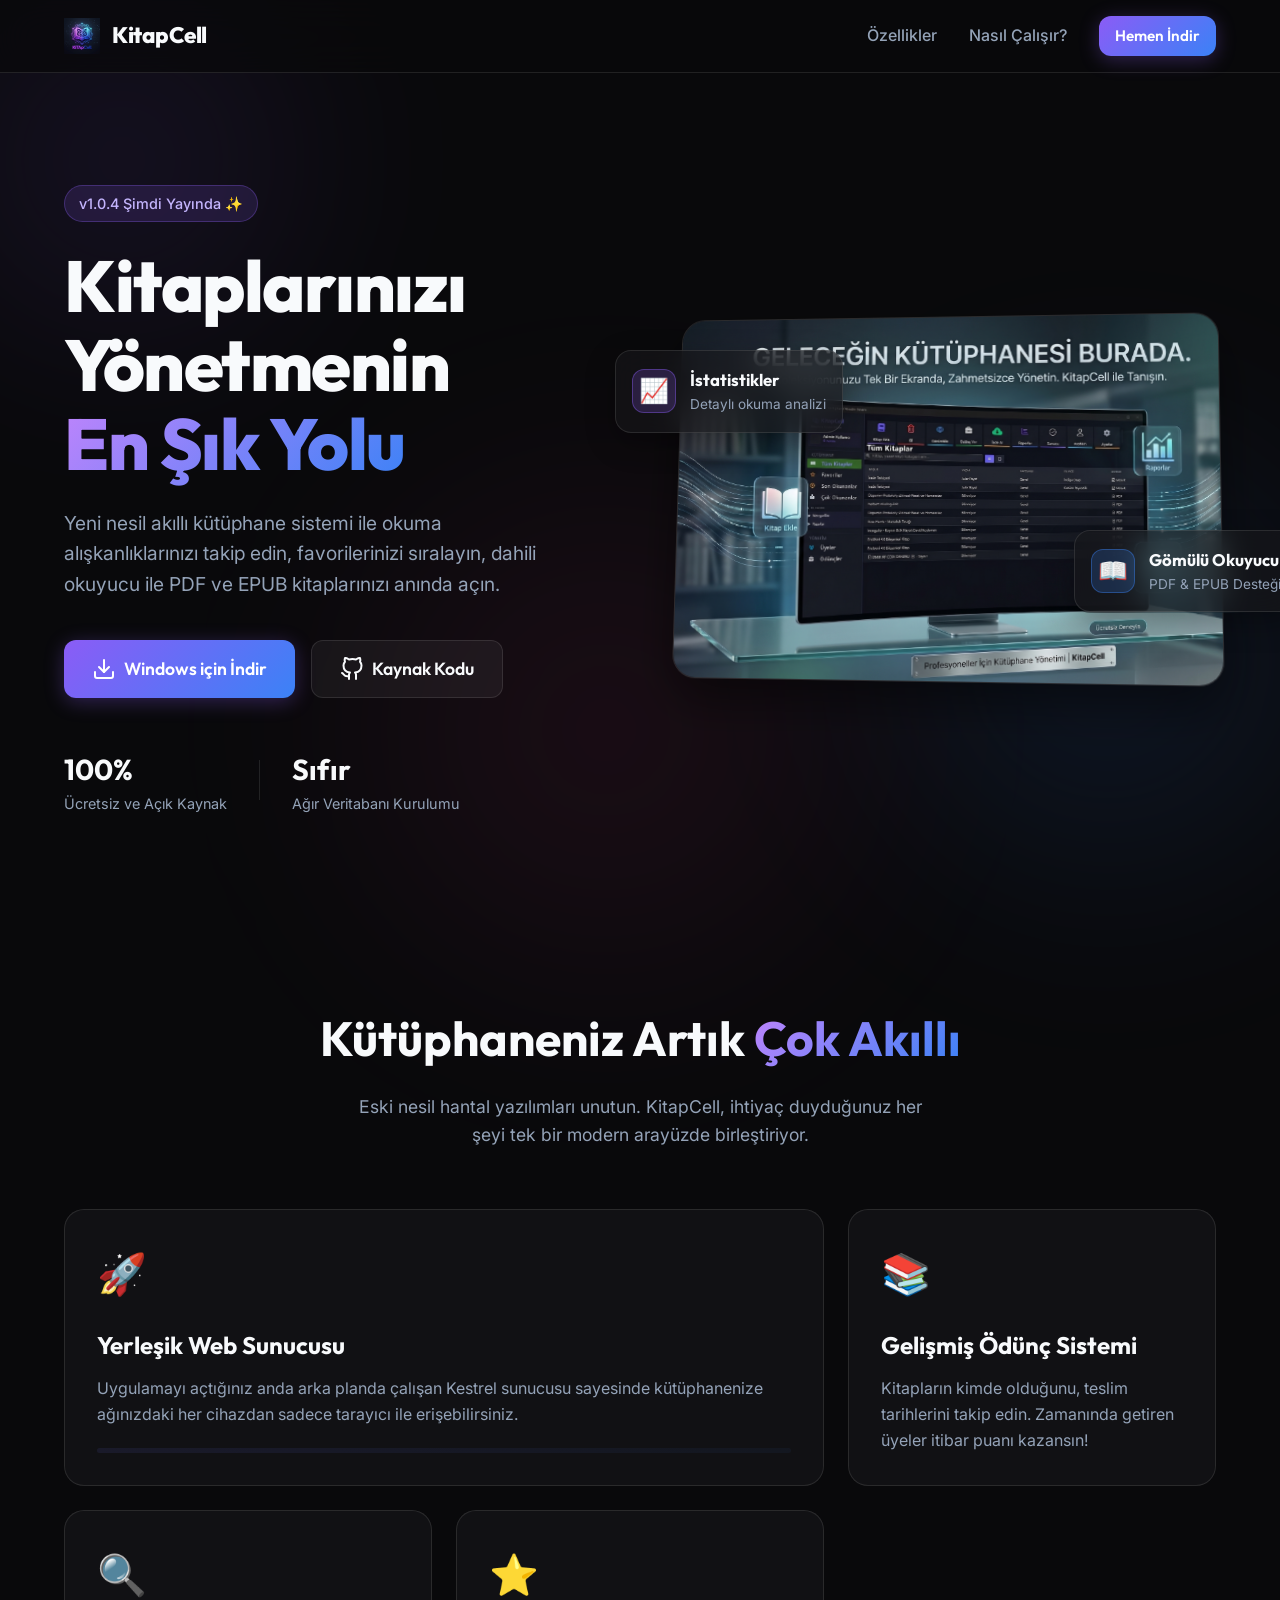
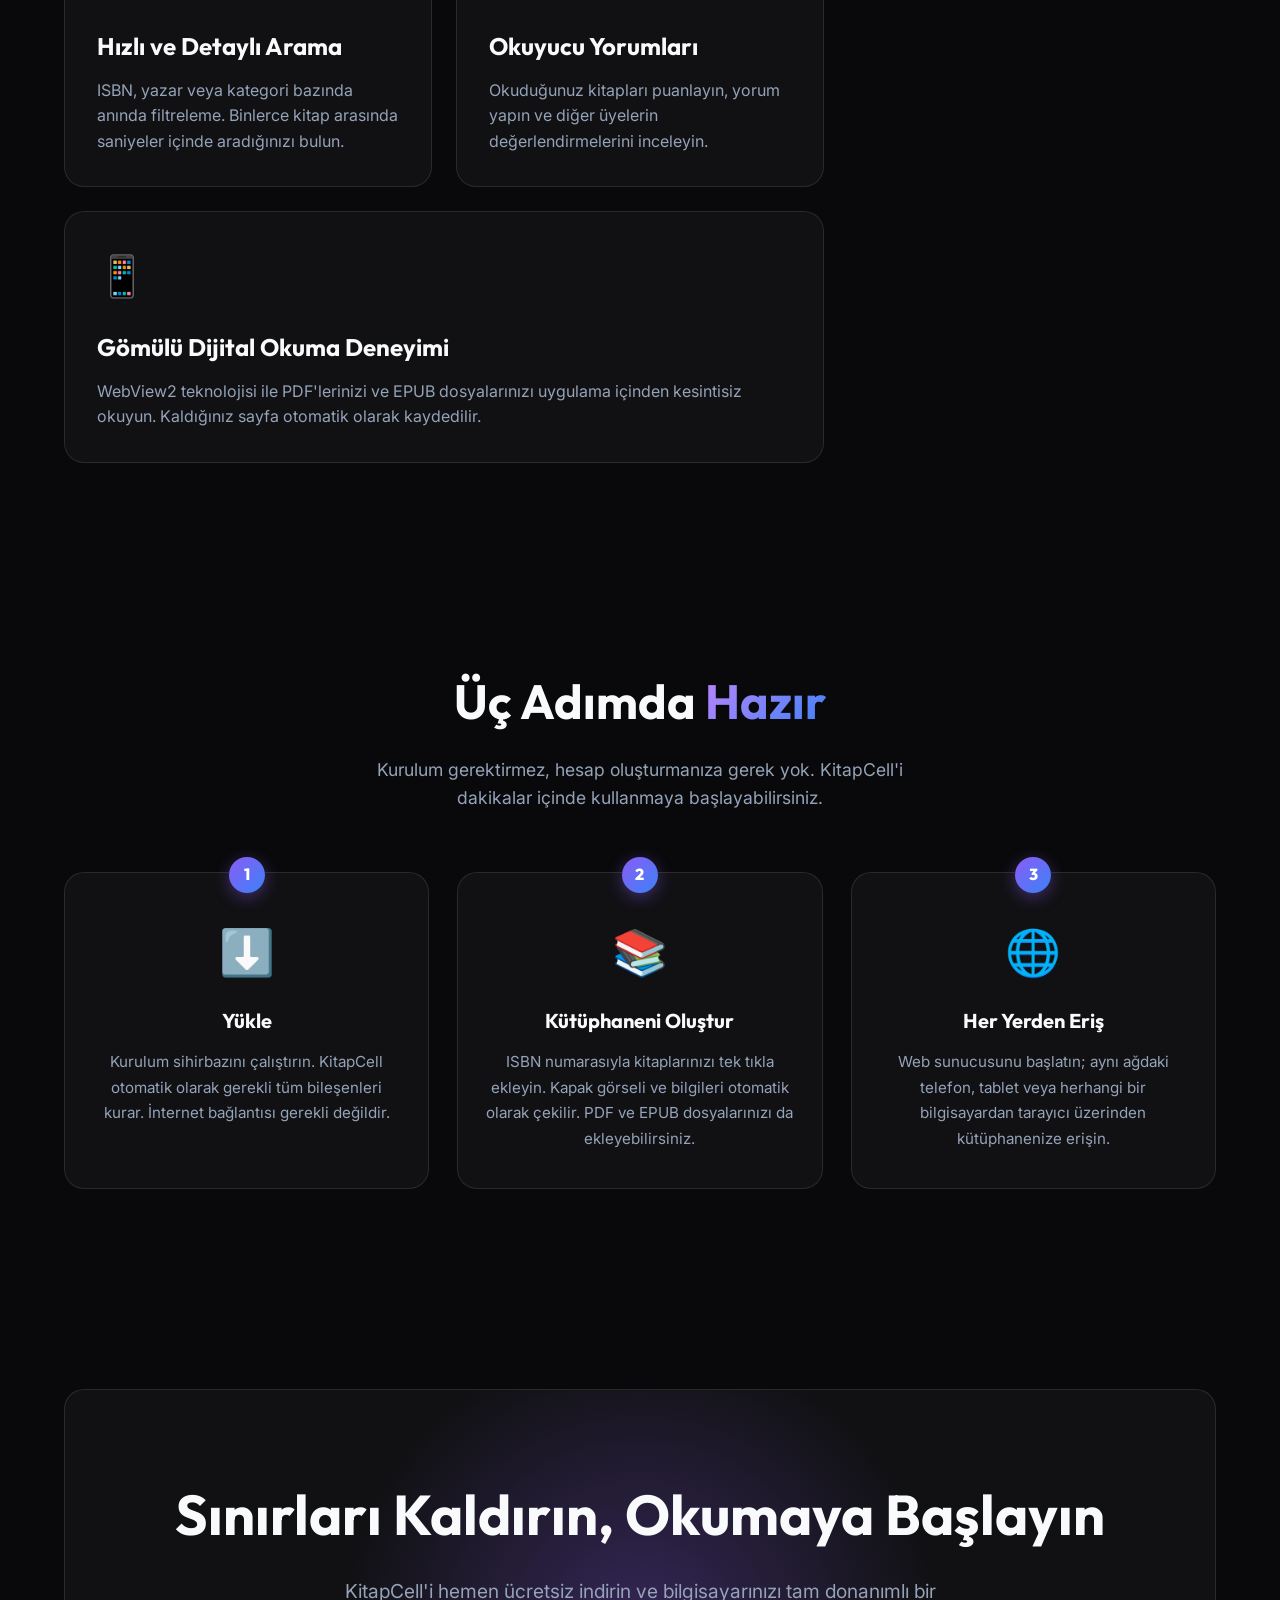
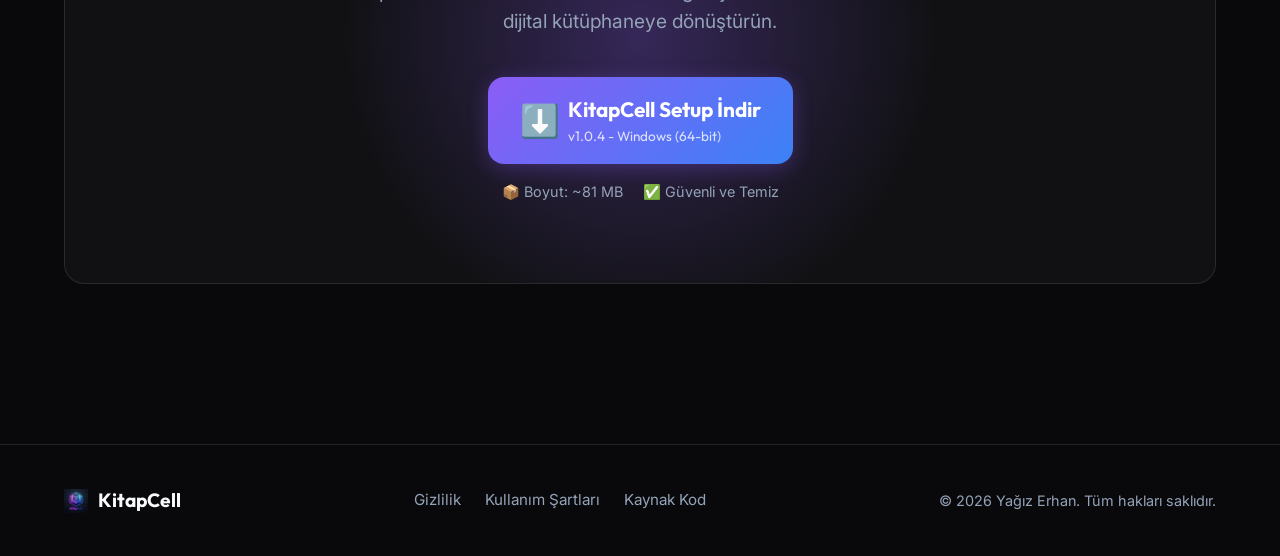
<file: docs/index.html>
<!DOCTYPE html>
<html lang="tr">

<head>
    <meta charset="UTF-8">
    <meta name="viewport" content="width=device-width, initial-scale=1.0">
    <link rel="icon" type="image/png" href="assets/logo.png">
    <meta name="description"
        content="KitapCell - Yeni nesil akıllı kütüphane ve okuma takip sistemi. Kitaplığınızı dijitalleştirin.">
    <title>KitapCell | Kütüphanenizi Baştan Yaratın</title>

    <!-- Google Fonts -->
    <link rel="preconnect" href="https://fonts.googleapis.com">
    <link rel="preconnect" href="https://fonts.gstatic.com" crossorigin>
    <link
        href="https://fonts.googleapis.com/css2?family=Outfit:wght@300;400;500;600;700;800&family=Inter:wght@400;500;600&display=swap"
        rel="stylesheet">

    <link rel="stylesheet" href="style.css">
</head>

<body>
    <!-- Background Elements -->
    <div class="blob blob-1"></div>
    <div class="blob blob-2"></div>
    <div class="blob blob-3"></div>

    <!-- Navigation -->
    <nav class="navbar glass-effect">
        <div class="container nav-container">
            <div class="logo">
                <img src="assets/logo.png" alt="KitapCell Logo" class="logo-img">
                <span class="logo-text">KitapCell</span>
            </div>
            <div class="nav-links">
                <a href="#features">Özellikler</a>
                <a href="#about">Nasıl Çalışır?</a>
                <a href="#download" class="btn btn-primary btn-sm">Hemen İndir</a>
            </div>
        </div>
    </nav>

    <!-- Hero Section -->
    <header class="hero container">
        <div class="hero-content" data-animate="fade-up">
            <div class="badge">v1.0.4 Şimdi Yayında ✨</div>
            <h1 class="hero-title">
                Kitaplarınızı Yönetmenin <br>
                <span class="gradient-text">En Şık Yolu</span>
            </h1>
            <p class="hero-desc">
                Yeni nesil akıllı kütüphane sistemi ile okuma alışkanlıklarınızı takip edin, favorilerinizi sıralayın,
                dahili okuyucu ile PDF ve EPUB kitaplarınızı anında açın.
            </p>
            <div class="hero-actions">
                <a href="#download" class="btn btn-primary btn-lg">
                    <svg width="24" height="24" viewBox="0 0 24 24" fill="none" stroke="currentColor" stroke-width="2"
                        stroke-linecap="round" stroke-linejoin="round">
                        <path d="M21 15v4a2 2 0 0 1-2 2H5a2 2 0 0 1-2-2v-4" />
                        <polyline points="7 10 12 15 17 10" />
                        <line x1="12" y1="15" x2="12" y2="3" />
                    </svg>
                    Windows için İndir
                </a>
                <a href="https://github.com/yagizerhan/KitapCell" target="_blank" class="btn btn-outline btn-lg">
                    <svg width="24" height="24" viewBox="0 0 24 24" fill="none" stroke="currentColor" stroke-width="2"
                        stroke-linecap="round" stroke-linejoin="round">
                        <path
                            d="M9 19c-5 1.5-5-2.5-7-3m14 6v-3.87a3.37 3.37 0 0 0-.94-2.61c3.14-.35 6.44-1.54 6.44-7A5.44 5.44 0 0 0 20 4.77 5.07 5.07 0 0 0 19.91 1S18.73.65 16 2.48a13.38 13.38 0 0 0-7 0C6.27.65 5.09 1 5.09 1A5.07 5.07 0 0 0 5 4.77a5.44 5.44 0 0 0-1.5 3.78c0 5.42 3.3 6.61 6.44 7A3.37 3.37 0 0 0 9 18.13V22" />
                    </svg>
                    Kaynak Kodu
                </a>
            </div>
            <div class="hero-stats">
                <div class="stat">
                    <div class="stat-val">100%</div>
                    <div class="stat-label">Ücretsiz ve Açık Kaynak</div>
                </div>
                <div class="stat-divider"></div>
                <div class="stat">
                    <div class="stat-val">Sıfır</div>
                    <div class="stat-label">Ağır Veritabanı Kurulumu</div>
                </div>
            </div>
        </div>
        <div class="hero-image-wrapper" data-animate="fade-left">
            <div class="mockup-glow"></div>
            <img src="assets/mockup.png" alt="KitapCell Uygulama Arayüzü" class="hero-image glass-panel">

            <div class="floating-card card-1 glass-panel">
                <div class="icon-box icon-purple">📈</div>
                <div class="card-info">
                    <strong>İstatistikler</strong>
                    <span>Detaylı okuma analizi</span>
                </div>
            </div>

            <div class="floating-card card-2 glass-panel">
                <div class="icon-box icon-blue">📖</div>
                <div class="card-info">
                    <strong>Gömülü Okuyucu</strong>
                    <span>PDF & EPUB Desteği</span>
                </div>
            </div>
        </div>
    </header>

    <!-- Features Section -->
    <section id="features" class="container section">
        <div class="section-header" data-animate="fade-up">
            <h2 class="section-title">Kütüphaneniz Artık <span class="gradient-text">Çok Akıllı</span></h2>
            <p class="section-desc">Eski nesil hantal yazılımları unutun. KitapCell, ihtiyaç duyduğunuz her şeyi tek bir
                modern arayüzde birleştiriyor.</p>
        </div>

        <div class="bento-grid">
            <div class="bento-card bento-large glass-panel" data-animate="fade-up">
                <div class="bento-icon">🚀</div>
                <h3>Yerleşik Web Sunucusu</h3>
                <p>Uygulamayı açtığınız anda arka planda çalışan Kestrel sunucusu sayesinde kütüphanenize ağınızdaki her
                    cihazdan sadece tarayıcı ile erişebilirsiniz.</p>
                <div class="bento-visual tech-bg"></div>
            </div>

            <div class="bento-card glass-panel" data-animate="fade-up" style="transition-delay: 100ms;">
                <div class="bento-icon">📚</div>
                <h3>Gelişmiş Ödünç Sistemi</h3>
                <p>Kitapların kimde olduğunu, teslim tarihlerini takip edin. Zamanında getiren üyeler itibar puanı
                    kazansın!</p>
            </div>

            <div class="bento-card glass-panel" data-animate="fade-up" style="transition-delay: 200ms;">
                <div class="bento-icon">🔍</div>
                <h3>Hızlı ve Detaylı Arama</h3>
                <p>ISBN, yazar veya kategori bazında anında filtreleme. Binlerce kitap arasında saniyeler içinde
                    aradığınızı bulun.</p>
            </div>

            <div class="bento-card glass-panel" data-animate="fade-up" style="transition-delay: 300ms;">
                <div class="bento-icon">⭐</div>
                <h3>Okuyucu Yorumları</h3>
                <p>Okuduğunuz kitapları puanlayın, yorum yapın ve diğer üyelerin değerlendirmelerini inceleyin.</p>
            </div>

            <div class="bento-card bento-large glass-panel" data-animate="fade-up" style="transition-delay: 400ms;">
                <div class="bento-icon">📱</div>
                <h3>Gömülü Dijital Okuma Deneyimi</h3>
                <p>WebView2 teknolojisi ile PDF'lerinizi ve EPUB dosyalarınızı uygulama içinden kesintisiz okuyun.
                    Kaldığınız sayfa otomatik olarak kaydedilir.</p>
            </div>
        </div>
    </section>

    <!-- Nasıl Çalışır Section -->
    <section id="about" class="container section">
        <div class="section-header" data-animate="fade-up">
            <h2 class="section-title">Üç Adımda <span class="gradient-text">Hazır</span></h2>
            <p class="section-desc">Kurulum gerektirmez, hesap oluşturmanıza gerek yok. KitapCell'i dakikalar içinde kullanmaya başlayabilirsiniz.</p>
        </div>

        <div class="how-grid">
            <div class="how-card glass-panel" data-animate="fade-up">
                <div class="how-number">1</div>
                <div class="how-icon">⬇️</div>
                <h3>Yükle</h3>
                <p>Kurulum sihirbazını çalıştırın. KitapCell otomatik olarak gerekli tüm bileşenleri kurar. İnternet bağlantısı gerekli değildir.</p>
            </div>

            <div class="how-card glass-panel" data-animate="fade-up" style="transition-delay: 150ms;">
                <div class="how-number">2</div>
                <div class="how-icon">📚</div>
                <h3>Kütüphaneni Oluştur</h3>
                <p>ISBN numarasıyla kitaplarınızı tek tıkla ekleyin. Kapak görseli ve bilgileri otomatik olarak çekilir. PDF ve EPUB dosyalarınızı da ekleyebilirsiniz.</p>
            </div>

            <div class="how-card glass-panel" data-animate="fade-up" style="transition-delay: 300ms;">
                <div class="how-number">3</div>
                <div class="how-icon">🌐</div>
                <h3>Her Yerden Eriş</h3>
                <p>Web sunucusunu başlatın; aynı ağdaki telefon, tablet veya herhangi bir bilgisayardan tarayıcı üzerinden kütüphanenize erişin.</p>
            </div>
        </div>
    </section>

    <!-- Download CTA Section -->
    <section id="download" class="container section">
        <div class="cta-box glass-panel" data-animate="zoom-in">
            <div class="cta-glow"></div>
            <h2>Sınırları Kaldırın, Okumaya Başlayın</h2>
            <p>KitapCell'i hemen ücretsiz indirin ve bilgisayarınızı tam donanımlı bir dijital kütüphaneye dönüştürün.
            </p>

            <div class="download-container">
                <a href="https://github.com/yagizerhan/KitapCell/releases/download/v1.0.4/KitapCell_Setup_v1.0.4.exe" class="btn btn-primary btn-lg download-btn" id="mainDownloadBtn">
                    <span class="btn-icon">⬇️</span>
                    <div class="btn-text">
                        <strong>KitapCell Setup İndir</strong>
                        <span>v1.0.4 - Windows (64-bit)</span>
                    </div>
                </a>
                <div class="download-info">
                    <span class="info-item">📦 Boyut: ~81 MB</span>
                    <span class="info-item">✅ Güvenli ve Temiz</span>
                </div>
            </div>
        </div>
    </section>

    <!-- Footer -->
    <footer>
        <div class="container footer-content">
            <div class="footer-logo">
                <img src="assets/logo.png" alt="KitapCell Logo">
                <span>KitapCell</span>
            </div>
            <div class="footer-links">
                <a href="#">Gizlilik</a>
                <a href="#">Kullanım Şartları</a>
                <a href="https://github.com/yagizerhan/KitapCell" target="_blank">Kaynak Kod</a>
            </div>
            <div class="footer-copy">
                &copy; 2026 Yağız Erhan. Tüm hakları saklıdır.
            </div>
        </div>
    </footer>

    <script src="script.js"></script>
</body>

</html>
</file>
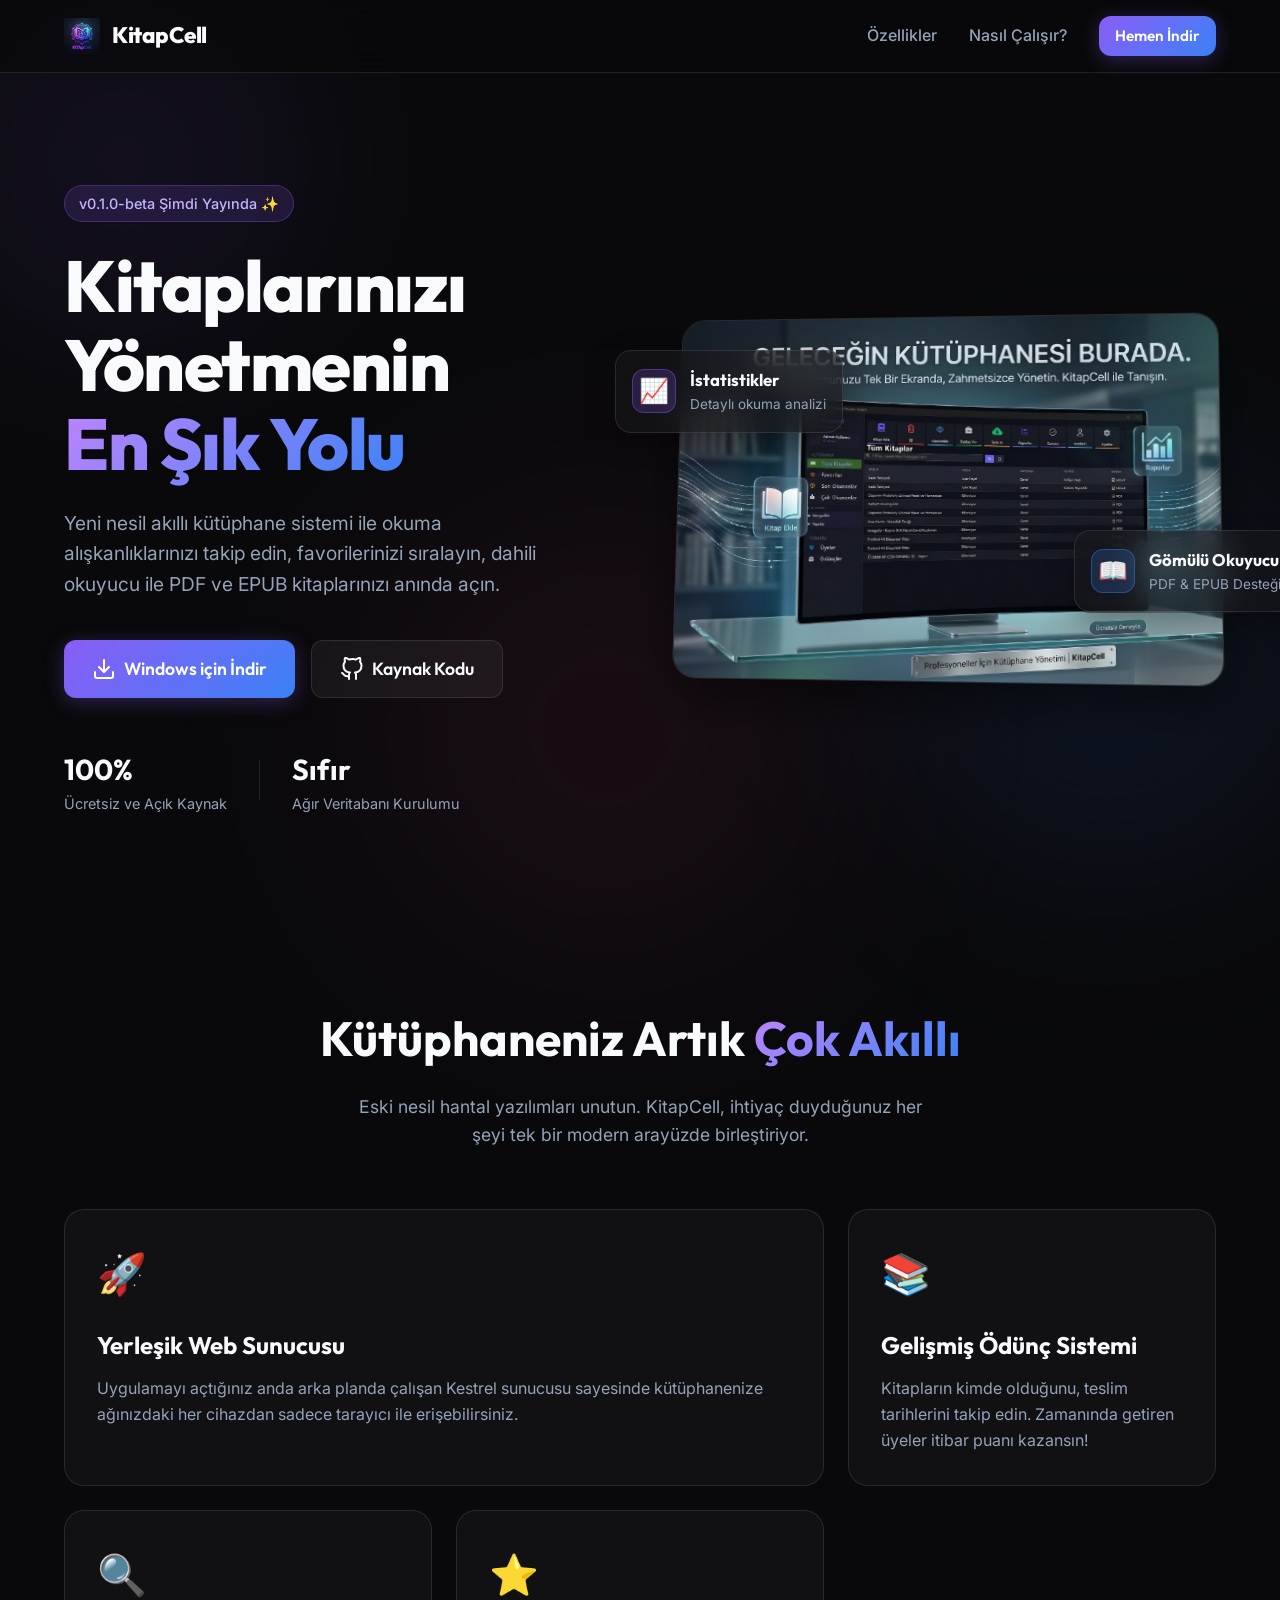
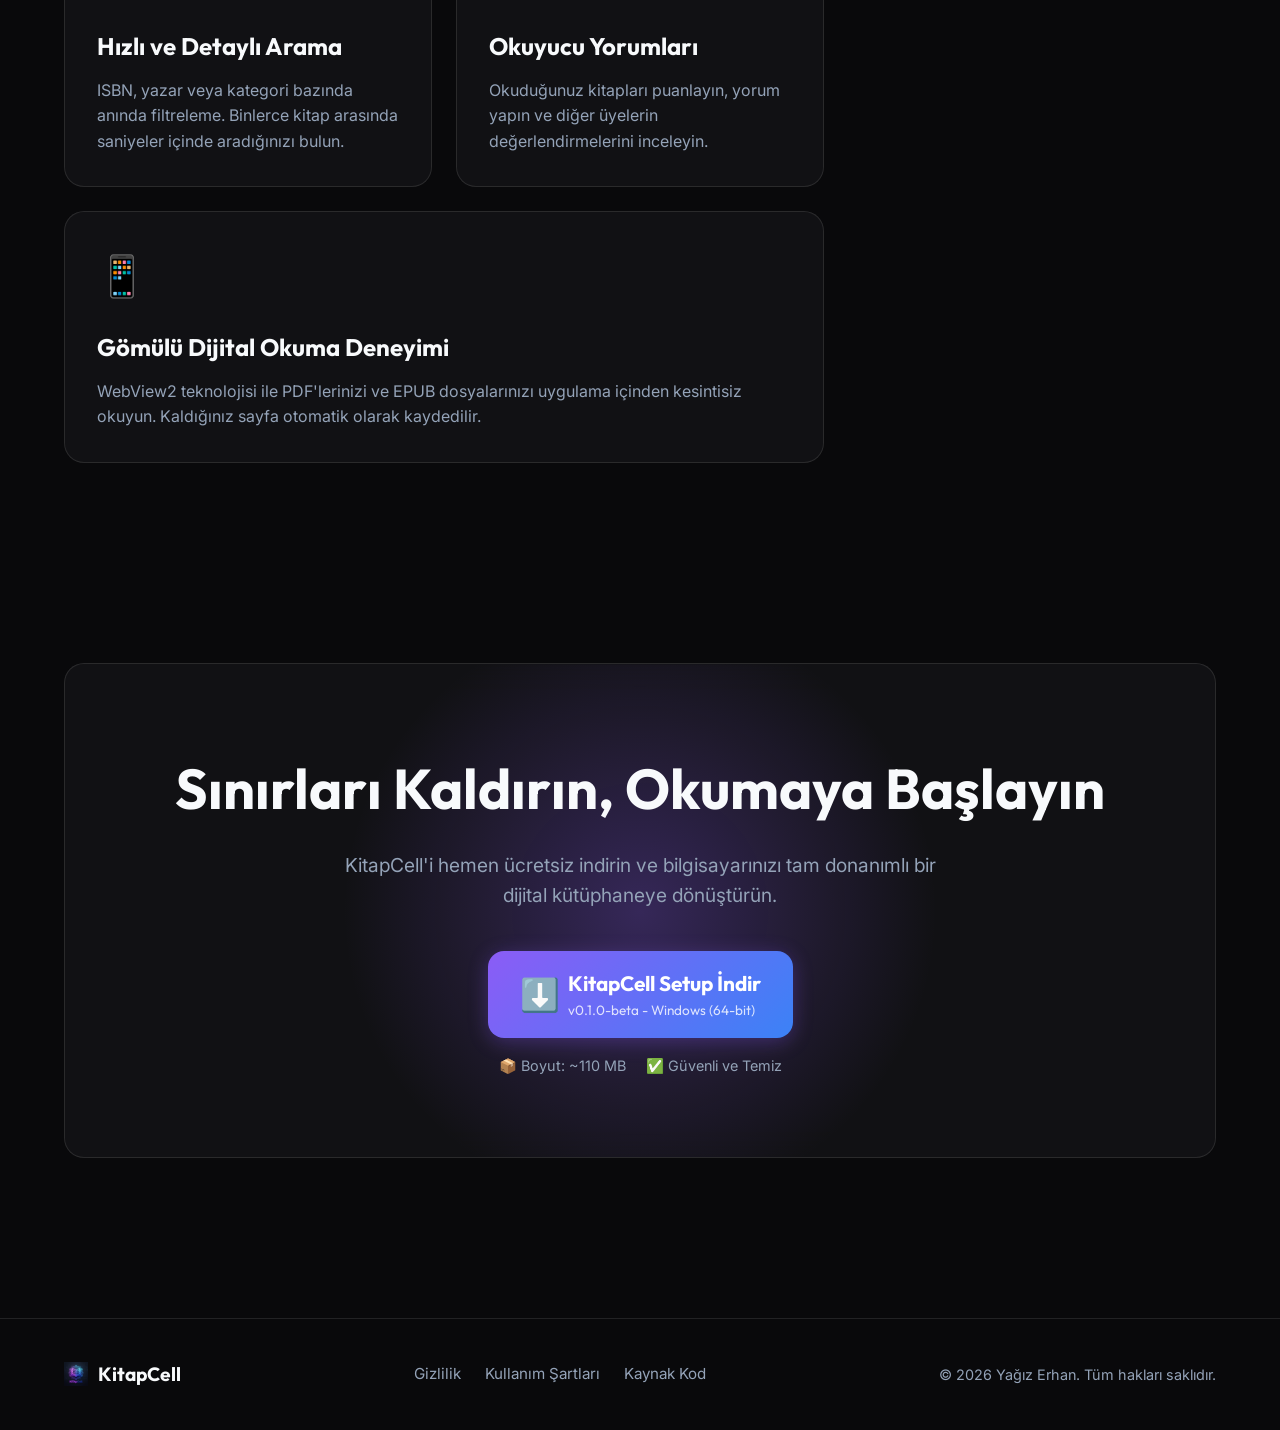
<file: KitapCell-Landing/index.html>
<!DOCTYPE html>
<html lang="tr">

<head>
    <meta charset="UTF-8">
    <meta name="viewport" content="width=device-width, initial-scale=1.0">
    <meta name="description"
        content="KitapCell - Yeni nesil akıllı kütüphane ve okuma takip sistemi. Kitaplığınızı dijitalleştirin.">
    <title>KitapCell | Kütüphanenizi Baştan Yaratın</title>

    <!-- Google Fonts -->
    <link rel="preconnect" href="https://fonts.googleapis.com">
    <link rel="preconnect" href="https://fonts.gstatic.com" crossorigin>
    <link
        href="https://fonts.googleapis.com/css2?family=Outfit:wght@300;400;500;600;700;800&family=Inter:wght@400;500;600&display=swap"
        rel="stylesheet">

    <link rel="stylesheet" href="style.css">
</head>

<body>
    <!-- Background Elements -->
    <div class="blob blob-1"></div>
    <div class="blob blob-2"></div>
    <div class="blob blob-3"></div>

    <!-- Navigation -->
    <nav class="navbar glass-effect">
        <div class="container nav-container">
            <div class="logo">
                <img src="assets/logo.png" alt="KitapCell Logo" class="logo-img">
                <span class="logo-text">KitapCell</span>
            </div>
            <div class="nav-links">
                <a href="#features">Özellikler</a>
                <a href="#about">Nasıl Çalışır?</a>
                <a href="#download" class="btn btn-primary btn-sm">Hemen İndir</a>
            </div>
        </div>
    </nav>

    <!-- Hero Section -->
    <header class="hero container">
        <div class="hero-content" data-animate="fade-up">
            <div class="badge">v0.1.0-beta Şimdi Yayında ✨</div>
            <h1 class="hero-title">
                Kitaplarınızı Yönetmenin <br>
                <span class="gradient-text">En Şık Yolu</span>
            </h1>
            <p class="hero-desc">
                Yeni nesil akıllı kütüphane sistemi ile okuma alışkanlıklarınızı takip edin, favorilerinizi sıralayın,
                dahili okuyucu ile PDF ve EPUB kitaplarınızı anında açın.
            </p>
            <div class="hero-actions">
                <a href="#download" class="btn btn-primary btn-lg">
                    <svg width="24" height="24" viewBox="0 0 24 24" fill="none" stroke="currentColor" stroke-width="2"
                        stroke-linecap="round" stroke-linejoin="round">
                        <path d="M21 15v4a2 2 0 0 1-2 2H5a2 2 0 0 1-2-2v-4" />
                        <polyline points="7 10 12 15 17 10" />
                        <line x1="12" y1="15" x2="12" y2="3" />
                    </svg>
                    Windows için İndir
                </a>
                <a href="https://github.com/yagizerhan/KitapCell" target="_blank" class="btn btn-outline btn-lg">
                    <svg width="24" height="24" viewBox="0 0 24 24" fill="none" stroke="currentColor" stroke-width="2"
                        stroke-linecap="round" stroke-linejoin="round">
                        <path
                            d="M9 19c-5 1.5-5-2.5-7-3m14 6v-3.87a3.37 3.37 0 0 0-.94-2.61c3.14-.35 6.44-1.54 6.44-7A5.44 5.44 0 0 0 20 4.77 5.07 5.07 0 0 0 19.91 1S18.73.65 16 2.48a13.38 13.38 0 0 0-7 0C6.27.65 5.09 1 5.09 1A5.07 5.07 0 0 0 5 4.77a5.44 5.44 0 0 0-1.5 3.78c0 5.42 3.3 6.61 6.44 7A3.37 3.37 0 0 0 9 18.13V22" />
                    </svg>
                    Kaynak Kodu
                </a>
            </div>
            <div class="hero-stats">
                <div class="stat">
                    <div class="stat-val">100%</div>
                    <div class="stat-label">Ücretsiz ve Açık Kaynak</div>
                </div>
                <div class="stat-divider"></div>
                <div class="stat">
                    <div class="stat-val">Sıfır</div>
                    <div class="stat-label">Ağır Veritabanı Kurulumu</div>
                </div>
            </div>
        </div>
        <div class="hero-image-wrapper" data-animate="fade-left">
            <div class="mockup-glow"></div>
            <img src="assets/mockup.png" alt="KitapCell Uygulama Arayüzü" class="hero-image glass-panel">

            <div class="floating-card card-1 glass-panel">
                <div class="icon-box icon-purple">📈</div>
                <div class="card-info">
                    <strong>İstatistikler</strong>
                    <span>Detaylı okuma analizi</span>
                </div>
            </div>

            <div class="floating-card card-2 glass-panel">
                <div class="icon-box icon-blue">📖</div>
                <div class="card-info">
                    <strong>Gömülü Okuyucu</strong>
                    <span>PDF & EPUB Desteği</span>
                </div>
            </div>
        </div>
    </header>

    <!-- Features Section -->
    <section id="features" class="container section">
        <div class="section-header" data-animate="fade-up">
            <h2 class="section-title">Kütüphaneniz Artık <span class="gradient-text">Çok Akıllı</span></h2>
            <p class="section-desc">Eski nesil hantal yazılımları unutun. KitapCell, ihtiyaç duyduğunuz her şeyi tek bir
                modern arayüzde birleştiriyor.</p>
        </div>

        <div class="bento-grid">
            <div class="bento-card bento-large glass-panel" data-animate="fade-up">
                <div class="bento-icon">🚀</div>
                <h3>Yerleşik Web Sunucusu</h3>
                <p>Uygulamayı açtığınız anda arka planda çalışan Kestrel sunucusu sayesinde kütüphanenize ağınızdaki her
                    cihazdan sadece tarayıcı ile erişebilirsiniz.</p>
                <div class="bento-visual tech-bg"></div>
            </div>

            <div class="bento-card glass-panel" data-animate="fade-up" style="transition-delay: 100ms;">
                <div class="bento-icon">📚</div>
                <h3>Gelişmiş Ödünç Sistemi</h3>
                <p>Kitapların kimde olduğunu, teslim tarihlerini takip edin. Zamanında getiren üyeler itibar puanı
                    kazansın!</p>
            </div>

            <div class="bento-card glass-panel" data-animate="fade-up" style="transition-delay: 200ms;">
                <div class="bento-icon">🔍</div>
                <h3>Hızlı ve Detaylı Arama</h3>
                <p>ISBN, yazar veya kategori bazında anında filtreleme. Binlerce kitap arasında saniyeler içinde
                    aradığınızı bulun.</p>
            </div>

            <div class="bento-card glass-panel" data-animate="fade-up" style="transition-delay: 300ms;">
                <div class="bento-icon">⭐</div>
                <h3>Okuyucu Yorumları</h3>
                <p>Okuduğunuz kitapları puanlayın, yorum yapın ve diğer üyelerin değerlendirmelerini inceleyin.</p>
            </div>

            <div class="bento-card bento-large glass-panel" data-animate="fade-up" style="transition-delay: 400ms;">
                <div class="bento-icon">📱</div>
                <h3>Gömülü Dijital Okuma Deneyimi</h3>
                <p>WebView2 teknolojisi ile PDF'lerinizi ve EPUB dosyalarınızı uygulama içinden kesintisiz okuyun.
                    Kaldığınız sayfa otomatik olarak kaydedilir.</p>
            </div>
        </div>
    </section>

    <!-- Download CTA Section -->
    <section id="download" class="container section">
        <div class="cta-box glass-panel" data-animate="zoom-in">
            <div class="cta-glow"></div>
            <h2>Sınırları Kaldırın, Okumaya Başlayın</h2>
            <p>KitapCell'i hemen ücretsiz indirin ve bilgisayarınızı tam donanımlı bir dijital kütüphaneye dönüştürün.
            </p>

            <div class="download-container">
                <a href="#" class="btn btn-primary btn-lg download-btn" id="mainDownloadBtn">
                    <span class="btn-icon">⬇️</span>
                    <div class="btn-text">
                        <strong>KitapCell Setup İndir</strong>
                        <span>v0.1.0-beta - Windows (64-bit)</span>
                    </div>
                </a>
                <div class="download-info">
                    <span class="info-item">📦 Boyut: ~110 MB</span>
                    <span class="info-item">✅ Güvenli ve Temiz</span>
                </div>
            </div>
        </div>
    </section>

    <!-- Footer -->
    <footer>
        <div class="container footer-content">
            <div class="footer-logo">
                <img src="assets/logo.png" alt="Logo">
                <span>KitapCell</span>
            </div>
            <div class="footer-links">
                <a href="#">Gizlilik</a>
                <a href="#">Kullanım Şartları</a>
                <a href="https://github.com/yagizerhan/KitapCell" target="_blank">Kaynak Kod</a>
            </div>
            <div class="footer-copy">
                &copy; 2026 Yağız Erhan. Tüm hakları saklıdır.
            </div>
        </div>
    </footer>

    <script src="script.js"></script>
</body>

</html>
</file>
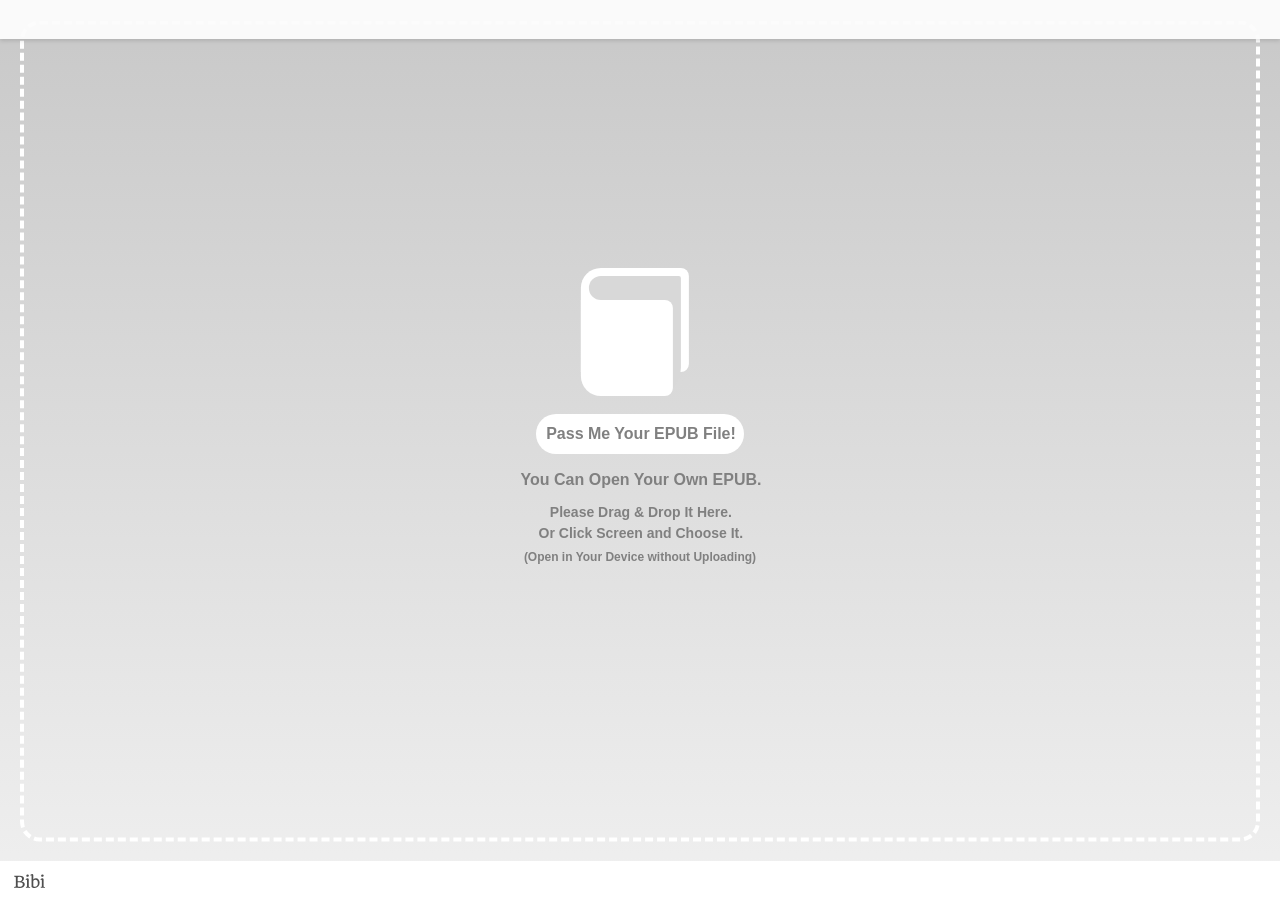
<file: KitapCell/Assets/bibi/bibi/index.html>
<!DOCTYPE html>



<html id="bibi">


	<head>

		<meta charset="utf-8" />
		<meta name="viewport" content="width=device-width, initial-scale=1.0, minimum-scale=1.0, maximum-scale=1.0" />
		<meta http-equiv="X-UA-Compatible" content="IE=edge" />

		<title>This E-Book is Published with Bibi | EPUB Reader on your website.</title>

		<!-- # Bibi | EPUB Reader on your website. : © Satoru Matsushima - https://bibi.epub.link or https://github.com/satorumurmur/bibi / Licensed under the MIT License - https://github.com/satorumurmur/bibi/blob/master/LICENSE -->

		<!-- 「わたしのことは『ビビ』と呼んでください。『ビビ』はわたしの名前なんです」 —— エレクトラ・パブリケーヌ『ビビのみぎくるぶし』 -->
		<!-- 「まあ！　それじゃあやっぱり、『ビビ』はわたしの“名前”だったのですね？」 —— ソフィア・パインアイランド『ビビさんたちのこと』 -->
		<!-- 「このあたりにビビさんという人がいると聞いて来たのですが、あなたですか？」 —— ビビ・ララルー『ポケットに眼鏡』 -->

		<link id="bibi-style" rel="stylesheet" href="resources/styles/bibi.css" />
		<link id="bibi-dress" rel="stylesheet" href="wardrobe/everyday/bibi.dress.css" />
		<script id="bibi-script" src="resources/scripts/bibi.js"></script>
		<script id="bibi-preset" src="presets/default.js" data-bibi-bookshelf=""></script>

	<style>
		html, body { background-color: #0D1117 !important; color: #c9d1d9 !important; }
		#bibi-main, #bibi-main-area, #bibi-surface { background-color: #0D1117 !important; }
	</style>
	<script>
		setInterval(function() {
			var frames = document.querySelectorAll('iframe');
			for(var i = 0; i < frames.length; i++) {
				try {
					var doc = frames[i].contentDocument;
					if (doc && doc.body && !doc.body.dataset.darkApplied) {
						var style = doc.createElement('style');
						style.innerHTML = 'html, body { background-color: #0D1117 !important; color: #c9d1d9 !important; } * { color: #c9d1d9 !important; background-color: transparent !important; } a { color: #58a6ff !important; }';
						doc.head.appendChild(style);
						doc.body.dataset.darkApplied = "true";
					}
				} catch(e) {}
			}
		}, 500);
	</script>
	</head>


	<body data-bibi-book="">

		<div id="bibi-info">
			<h1>This E-Book is Published on the Web with Bibi | EPUB Reader on your website.</h1>
			<ul>
				<li><a href="https://bibi.epub.link">Bibi | EPUB Reader on your website. (Official Website / Japanese)</a></li>
				<li><a href="https://github.com/satorumurmur/bibi">Bibi on GitHub (English)</a></li>
			</ul>
		</div>

		<div id="bibi-book-data" data-bibi-book-mimetype="application/epub+zip" hidden="hidden">
		</div>

	</body>


</html>
</file>
<file: docs/style.css>
:root {
    --bg-dark: #09090b;
    --bg-card: rgba(24, 24, 27, 0.6);
    --bg-card-hover: rgba(39, 39, 42, 0.8);
    --border-color: rgba(255, 255, 255, 0.1);
    
    --primary: #8b5cf6;
    --primary-hover: #7c3aed;
    --secondary: #3b82f6;
    
    --text-main: #f8fafc;
    --text-muted: #94a3b8;
    
    --glow-primary: rgba(139, 92, 246, 0.3);
    --glow-secondary: rgba(59, 130, 246, 0.3);
}

* {
    margin: 0;
    padding: 0;
    box-sizing: border-box;
}

body {
    font-family: 'Inter', sans-serif;
    background-color: var(--bg-dark);
    color: var(--text-main);
    line-height: 1.6;
    overflow-x: hidden;
}

h1, h2, h3, h4, .logo-text {
    font-family: 'Outfit', sans-serif;
}

a {
    text-decoration: none;
    color: inherit;
}

/* Background Blobs */
.blob {
    position: absolute;
    filter: blur(100px);
    z-index: -1;
    opacity: 0.5;
    animation: float 20s ease-in-out infinite alternate;
}

.blob-1 {
    top: -10%;
    left: -10%;
    width: 500px;
    height: 500px;
    background: radial-gradient(circle, var(--glow-primary) 0%, transparent 70%);
}

.blob-2 {
    top: 40%;
    right: -10%;
    width: 600px;
    height: 600px;
    background: radial-gradient(circle, var(--glow-secondary) 0%, transparent 70%);
    animation-delay: -5s;
}

.blob-3 {
    bottom: -20%;
    left: 20%;
    width: 700px;
    height: 700px;
    background: radial-gradient(circle, rgba(236, 72, 153, 0.2) 0%, transparent 70%);
    animation-delay: -10s;
}

@keyframes float {
    0% { transform: translate(0, 0) scale(1); }
    100% { transform: translate(50px, 50px) scale(1.1); }
}

/* Utilities */
.container {
    max-width: 1200px;
    margin: 0 auto;
    padding: 0 24px;
}

.glass-panel {
    background: var(--bg-card);
    backdrop-filter: blur(16px);
    -webkit-backdrop-filter: blur(16px);
    border: 1px solid var(--border-color);
    border-radius: 20px;
}

.gradient-text {
    background: linear-gradient(135deg, #c084fc, #3b82f6);
    -webkit-background-clip: text;
    -webkit-text-fill-color: transparent;
    background-clip: text;
}

/* Buttons */
.btn {
    display: inline-flex;
    align-items: center;
    justify-content: center;
    gap: 8px;
    font-family: 'Outfit', sans-serif;
    font-weight: 600;
    border-radius: 12px;
    transition: all 0.3s cubic-bezier(0.4, 0, 0.2, 1);
    cursor: pointer;
    border: none;
}

.btn-sm { padding: 8px 16px; font-size: 0.95rem; }
.btn-lg { padding: 14px 28px; font-size: 1.1rem; }

.btn-primary {
    background: linear-gradient(135deg, var(--primary), var(--secondary));
    color: white;
    box-shadow: 0 4px 20px var(--glow-primary);
}

.btn-primary:hover {
    box-shadow: 0 8px 30px var(--glow-primary);
    transform: translateY(-2px);
}

.btn-outline {
    background: rgba(255, 255, 255, 0.05);
    border: 1px solid var(--border-color);
    color: var(--text-main);
}

.btn-outline:hover {
    background: rgba(255, 255, 255, 0.1);
    transform: translateY(-2px);
}

/* Navbar */
.navbar {
    position: fixed;
    top: 0;
    left: 0;
    width: 100%;
    z-index: 100;
    padding: 16px 0;
    background: rgba(9, 9, 11, 0.7);
    backdrop-filter: blur(20px);
    border-bottom: 1px solid var(--border-color);
}

.nav-container {
    display: flex;
    justify-content: space-between;
    align-items: center;
}

.logo {
    display: flex;
    align-items: center;
    gap: 12px;
}

.logo-img {
    height: 36px;
    width: auto;
}

.logo-text {
    font-size: 1.4rem;
    font-weight: 800;
    letter-spacing: -0.5px;
}

.nav-links {
    display: flex;
    align-items: center;
    gap: 32px;
    font-weight: 500;
}

.nav-links a:not(.btn) {
    color: var(--text-muted);
    transition: color 0.2s;
}

.nav-links a:not(.btn):hover {
    color: var(--text-main);
}

/* Hero Section */
.hero {
    display: grid;
    grid-template-columns: 1fr 1fr;
    gap: 60px;
    align-items: center;
    min-height: 100vh;
    padding-top: 100px;
}

.hero-content {
    display: flex;
    flex-direction: column;
    align-items: flex-start;
}

.badge {
    background: rgba(139, 92, 246, 0.15);
    border: 1px solid rgba(139, 92, 246, 0.3);
    color: #c4b5fd;
    padding: 6px 14px;
    border-radius: 30px;
    font-size: 0.9rem;
    font-weight: 500;
    margin-bottom: 24px;
    display: inline-block;
}

.hero-title {
    font-size: 4.5rem;
    line-height: 1.1;
    font-weight: 800;
    letter-spacing: -1.5px;
    margin-bottom: 24px;
}

.hero-desc {
    font-size: 1.2rem;
    color: var(--text-muted);
    margin-bottom: 40px;
    max-width: 500px;
}

.hero-actions {
    display: flex;
    gap: 16px;
    margin-bottom: 48px;
}

.hero-stats {
    display: flex;
    gap: 32px;
    align-items: center;
}

.stat-val {
    font-family: 'Outfit', sans-serif;
    font-size: 1.8rem;
    font-weight: 700;
    color: var(--text-main);
}

.stat-label {
    font-size: 0.9rem;
    color: var(--text-muted);
}

.stat-divider {
    width: 1px;
    height: 40px;
    background: var(--border-color);
}

/* Hero Image & Cards */
.hero-image-wrapper {
    position: relative;
    width: 100%;
}

.mockup-glow {
    position: absolute;
    top: 50%;
    left: 50%;
    transform: translate(-50%, -50%);
    width: 80%;
    height: 80%;
    background: radial-gradient(circle, var(--glow-primary) 0%, transparent 60%);
    z-index: -1;
}

.hero-image {
    width: 100%;
    height: auto;
    border-radius: 24px;
    box-shadow: 0 20px 50px rgba(0, 0, 0, 0.5);
    transform: perspective(1000px) rotateY(-5deg) rotateX(5deg);
    transition: transform 0.5s ease;
}

.hero-image:hover {
    transform: perspective(1000px) rotateY(0deg) rotateX(0deg);
}

.floating-card {
    position: absolute;
    padding: 16px;
    display: flex;
    align-items: center;
    gap: 14px;
    border-radius: 16px;
    box-shadow: 0 10px 30px rgba(0,0,0,0.3);
    animation: float-card 6s ease-in-out infinite alternate;
}

.card-1 {
    top: 10%;
    left: -10%;
}

.card-2 {
    bottom: 20%;
    right: -15%;
    animation-delay: -3s;
}

@keyframes float-card {
    0% { transform: translateY(0px); }
    100% { transform: translateY(-20px); }
}

.icon-box {
    width: 44px;
    height: 44px;
    border-radius: 12px;
    display: flex;
    align-items: center;
    justify-content: center;
    font-size: 1.5rem;
}

.icon-purple { background: rgba(139, 92, 246, 0.2); border: 1px solid rgba(139, 92, 246, 0.4); }
.icon-blue { background: rgba(59, 130, 246, 0.2); border: 1px solid rgba(59, 130, 246, 0.4); }

.card-info {
    display: flex;
    flex-direction: column;
}

.card-info strong {
    font-family: 'Outfit', sans-serif;
    font-size: 1.05rem;
}

.card-info span {
    font-size: 0.85rem;
    color: var(--text-muted);
}

/* Sections */
.section {
    padding: 100px 24px;
}

.section-header {
    text-align: center;
    margin-bottom: 60px;
}

.section-title {
    font-size: 3rem;
    margin-bottom: 16px;
}

.section-desc {
    font-size: 1.1rem;
    color: var(--text-muted);
    max-width: 600px;
    margin: 0 auto;
}

/* Bento Grid */
.bento-grid {
    display: grid;
    grid-template-columns: repeat(3, 1fr);
    grid-auto-rows: minmax(240px, auto);
    gap: 24px;
}

.bento-card {
    padding: 32px;
    display: flex;
    flex-direction: column;
    position: relative;
    overflow: hidden;
    transition: transform 0.3s, background 0.3s;
}

.bento-card:hover {
    transform: translateY(-5px);
    background: var(--bg-card-hover);
}

.bento-large {
    grid-column: span 2;
}

.bento-icon {
    font-size: 2.5rem;
    margin-bottom: 20px;
}

.bento-card h3 {
    font-size: 1.5rem;
    margin-bottom: 12px;
}

.bento-card p {
    color: var(--text-muted);
    font-size: 1rem;
}

.bento-visual.tech-bg {
    flex: 1;
    background: linear-gradient(135deg, rgba(99, 102, 241, 0.1) 0%, rgba(59, 130, 246, 0.05) 100%);
    border-radius: 12px;
    margin-top: 20px;
}

/* How It Works Grid */
.how-grid {
    display: grid;
    grid-template-columns: repeat(3, 1fr);
    gap: 28px;
}

.how-card {
    padding: 36px 28px;
    position: relative;
    text-align: center;
    transition: transform 0.3s, background 0.3s;
}

.how-card:hover {
    transform: translateY(-6px);
    background: var(--bg-card-hover);
}

.how-number {
    position: absolute;
    top: -16px;
    left: 50%;
    transform: translateX(-50%);
    width: 36px;
    height: 36px;
    background: linear-gradient(135deg, var(--primary), var(--secondary));
    border-radius: 50%;
    display: flex;
    align-items: center;
    justify-content: center;
    font-family: 'Outfit', sans-serif;
    font-size: 1rem;
    font-weight: 800;
    color: white;
    box-shadow: 0 4px 16px rgba(139, 92, 246, 0.4);
}

.how-icon {
    font-size: 2.8rem;
    margin-bottom: 16px;
    margin-top: 8px;
}

.how-card h3 {
    font-size: 1.25rem;
    font-weight: 700;
    margin-bottom: 12px;
    color: var(--text-main);
}

.how-card p {
    color: var(--text-muted);
    font-size: 0.95rem;
    line-height: 1.7;
}


.cta-box {
    text-align: center;
    padding: 80px 40px;
    position: relative;
    overflow: hidden;
    display: flex;
    flex-direction: column;
    align-items: center;
}

.cta-glow {
    position: absolute;
    top: 50%;
    left: 50%;
    transform: translate(-50%, -50%);
    width: 60%;
    height: 100%;
    background: radial-gradient(circle, var(--glow-primary) 0%, transparent 70%);
    z-index: -1;
}

.cta-box h2 {
    font-size: 3.5rem;
    margin-bottom: 16px;
}

.cta-box p {
    font-size: 1.2rem;
    color: var(--text-muted);
    margin-bottom: 40px;
    max-width: 600px;
}

.download-container {
    display: flex;
    flex-direction: column;
    align-items: center;
    gap: 16px;
}

.download-btn {
    padding: 16px 32px;
    border-radius: 16px;
}

.btn-text {
    display: flex;
    flex-direction: column;
    align-items: flex-start;
    text-align: left;
}

.btn-text strong {
    font-size: 1.3rem;
}

.btn-text span {
    font-size: 0.85rem;
    font-weight: 400;
    opacity: 0.8;
}

.btn-icon {
    font-size: 2rem;
}

.download-info {
    display: flex;
    gap: 20px;
    color: var(--text-muted);
    font-size: 0.9rem;
}

/* Footer */
footer {
    border-top: 1px solid var(--border-color);
    padding: 40px 0;
    margin-top: 60px;
}

.footer-content {
    display: flex;
    justify-content: space-between;
    align-items: center;
}

.footer-logo {
    display: flex;
    align-items: center;
    gap: 10px;
    font-family: 'Outfit', sans-serif;
    font-weight: 700;
    font-size: 1.2rem;
}

.footer-logo img {
    height: 24px;
}

.footer-links {
    display: flex;
    gap: 24px;
}

.footer-links a {
    color: var(--text-muted);
    font-size: 0.95rem;
    transition: color 0.2s;
}

.footer-links a:hover {
    color: var(--text-main);
}

.footer-copy {
    color: var(--text-muted);
    font-size: 0.9rem;
}

/* Animations & Responsive */
[data-animate] {
    opacity: 0;
    transition: all 0.8s cubic-bezier(0.16, 1, 0.3, 1);
}

[data-animate="fade-up"] { transform: translateY(40px); }
[data-animate="fade-left"] { transform: translateX(40px); }
[data-animate="zoom-in"] { transform: scale(0.95); }

.animated {
    opacity: 1;
    transform: translate(0) scale(1);
}

@media (max-width: 992px) {
    .hero {
        grid-template-columns: 1fr;
        text-align: center;
        padding-top: 120px;
        gap: 40px;
    }
    
    .hero-content {
        align-items: center;
    }
    
    .hero-title {
        font-size: 3.5rem;
    }
    
    .bento-grid {
        grid-template-columns: 1fr;
    }
    
    .how-grid {
        grid-template-columns: 1fr;
        gap: 32px;
    }
    
    .bento-large {
        grid-column: span 1;
    }
    
    .footer-content {
        flex-direction: column;
        gap: 20px;
        text-align: center;
    }
}
</file>
<file: KitapCell-Landing/style.css>
:root {
    --bg-dark: #09090b;
    --bg-card: rgba(24, 24, 27, 0.6);
    --bg-card-hover: rgba(39, 39, 42, 0.8);
    --border-color: rgba(255, 255, 255, 0.1);
    
    --primary: #8b5cf6;
    --primary-hover: #7c3aed;
    --secondary: #3b82f6;
    
    --text-main: #f8fafc;
    --text-muted: #94a3b8;
    
    --glow-primary: rgba(139, 92, 246, 0.3);
    --glow-secondary: rgba(59, 130, 246, 0.3);
}

* {
    margin: 0;
    padding: 0;
    box-sizing: border-box;
}

body {
    font-family: 'Inter', sans-serif;
    background-color: var(--bg-dark);
    color: var(--text-main);
    line-height: 1.6;
    overflow-x: hidden;
}

h1, h2, h3, h4, .logo-text {
    font-family: 'Outfit', sans-serif;
}

a {
    text-decoration: none;
    color: inherit;
}

/* Background Blobs */
.blob {
    position: absolute;
    filter: blur(100px);
    z-index: -1;
    opacity: 0.5;
    animation: float 20s ease-in-out infinite alternate;
}

.blob-1 {
    top: -10%;
    left: -10%;
    width: 500px;
    height: 500px;
    background: radial-gradient(circle, var(--glow-primary) 0%, transparent 70%);
}

.blob-2 {
    top: 40%;
    right: -10%;
    width: 600px;
    height: 600px;
    background: radial-gradient(circle, var(--glow-secondary) 0%, transparent 70%);
    animation-delay: -5s;
}

.blob-3 {
    bottom: -20%;
    left: 20%;
    width: 700px;
    height: 700px;
    background: radial-gradient(circle, rgba(236, 72, 153, 0.2) 0%, transparent 70%);
    animation-delay: -10s;
}

@keyframes float {
    0% { transform: translate(0, 0) scale(1); }
    100% { transform: translate(50px, 50px) scale(1.1); }
}

/* Utilities */
.container {
    max-width: 1200px;
    margin: 0 auto;
    padding: 0 24px;
}

.glass-panel {
    background: var(--bg-card);
    backdrop-filter: blur(16px);
    -webkit-backdrop-filter: blur(16px);
    border: 1px solid var(--border-color);
    border-radius: 20px;
}

.gradient-text {
    background: linear-gradient(135deg, #c084fc, #3b82f6);
    -webkit-background-clip: text;
    -webkit-text-fill-color: transparent;
    background-clip: text;
}

/* Buttons */
.btn {
    display: inline-flex;
    align-items: center;
    justify-content: center;
    gap: 8px;
    font-family: 'Outfit', sans-serif;
    font-weight: 600;
    border-radius: 12px;
    transition: all 0.3s cubic-bezier(0.4, 0, 0.2, 1);
    cursor: pointer;
    border: none;
}

.btn-sm { padding: 8px 16px; font-size: 0.95rem; }
.btn-lg { padding: 14px 28px; font-size: 1.1rem; }

.btn-primary {
    background: linear-gradient(135deg, var(--primary), var(--secondary));
    color: white;
    box-shadow: 0 4px 20px var(--glow-primary);
}

.btn-primary:hover {
    box-shadow: 0 8px 30px var(--glow-primary);
    transform: translateY(-2px);
}

.btn-outline {
    background: rgba(255, 255, 255, 0.05);
    border: 1px solid var(--border-color);
    color: var(--text-main);
}

.btn-outline:hover {
    background: rgba(255, 255, 255, 0.1);
    transform: translateY(-2px);
}

/* Navbar */
.navbar {
    position: fixed;
    top: 0;
    left: 0;
    width: 100%;
    z-index: 100;
    padding: 16px 0;
    background: rgba(9, 9, 11, 0.7);
    backdrop-filter: blur(20px);
    border-bottom: 1px solid var(--border-color);
}

.nav-container {
    display: flex;
    justify-content: space-between;
    align-items: center;
}

.logo {
    display: flex;
    align-items: center;
    gap: 12px;
}

.logo-img {
    height: 36px;
    width: auto;
}

.logo-text {
    font-size: 1.4rem;
    font-weight: 800;
    letter-spacing: -0.5px;
}

.nav-links {
    display: flex;
    align-items: center;
    gap: 32px;
    font-weight: 500;
}

.nav-links a:not(.btn) {
    color: var(--text-muted);
    transition: color 0.2s;
}

.nav-links a:not(.btn):hover {
    color: var(--text-main);
}

/* Hero Section */
.hero {
    display: grid;
    grid-template-columns: 1fr 1fr;
    gap: 60px;
    align-items: center;
    min-height: 100vh;
    padding-top: 100px;
}

.hero-content {
    display: flex;
    flex-direction: column;
    align-items: flex-start;
}

.badge {
    background: rgba(139, 92, 246, 0.15);
    border: 1px solid rgba(139, 92, 246, 0.3);
    color: #c4b5fd;
    padding: 6px 14px;
    border-radius: 30px;
    font-size: 0.9rem;
    font-weight: 500;
    margin-bottom: 24px;
    display: inline-block;
}

.hero-title {
    font-size: 4.5rem;
    line-height: 1.1;
    font-weight: 800;
    letter-spacing: -1.5px;
    margin-bottom: 24px;
}

.hero-desc {
    font-size: 1.2rem;
    color: var(--text-muted);
    margin-bottom: 40px;
    max-width: 500px;
}

.hero-actions {
    display: flex;
    gap: 16px;
    margin-bottom: 48px;
}

.hero-stats {
    display: flex;
    gap: 32px;
    align-items: center;
}

.stat-val {
    font-family: 'Outfit', sans-serif;
    font-size: 1.8rem;
    font-weight: 700;
    color: var(--text-main);
}

.stat-label {
    font-size: 0.9rem;
    color: var(--text-muted);
}

.stat-divider {
    width: 1px;
    height: 40px;
    background: var(--border-color);
}

/* Hero Image & Cards */
.hero-image-wrapper {
    position: relative;
    width: 100%;
}

.mockup-glow {
    position: absolute;
    top: 50%;
    left: 50%;
    transform: translate(-50%, -50%);
    width: 80%;
    height: 80%;
    background: radial-gradient(circle, var(--glow-primary) 0%, transparent 60%);
    z-index: -1;
}

.hero-image {
    width: 100%;
    height: auto;
    border-radius: 24px;
    box-shadow: 0 20px 50px rgba(0, 0, 0, 0.5);
    transform: perspective(1000px) rotateY(-5deg) rotateX(5deg);
    transition: transform 0.5s ease;
}

.hero-image:hover {
    transform: perspective(1000px) rotateY(0deg) rotateX(0deg);
}

.floating-card {
    position: absolute;
    padding: 16px;
    display: flex;
    align-items: center;
    gap: 14px;
    border-radius: 16px;
    box-shadow: 0 10px 30px rgba(0,0,0,0.3);
    animation: float-card 6s ease-in-out infinite alternate;
}

.card-1 {
    top: 10%;
    left: -10%;
}

.card-2 {
    bottom: 20%;
    right: -15%;
    animation-delay: -3s;
}

@keyframes float-card {
    0% { transform: translateY(0px); }
    100% { transform: translateY(-20px); }
}

.icon-box {
    width: 44px;
    height: 44px;
    border-radius: 12px;
    display: flex;
    align-items: center;
    justify-content: center;
    font-size: 1.5rem;
}

.icon-purple { background: rgba(139, 92, 246, 0.2); border: 1px solid rgba(139, 92, 246, 0.4); }
.icon-blue { background: rgba(59, 130, 246, 0.2); border: 1px solid rgba(59, 130, 246, 0.4); }

.card-info {
    display: flex;
    flex-direction: column;
}

.card-info strong {
    font-family: 'Outfit', sans-serif;
    font-size: 1.05rem;
}

.card-info span {
    font-size: 0.85rem;
    color: var(--text-muted);
}

/* Sections */
.section {
    padding: 100px 24px;
}

.section-header {
    text-align: center;
    margin-bottom: 60px;
}

.section-title {
    font-size: 3rem;
    margin-bottom: 16px;
}

.section-desc {
    font-size: 1.1rem;
    color: var(--text-muted);
    max-width: 600px;
    margin: 0 auto;
}

/* Bento Grid */
.bento-grid {
    display: grid;
    grid-template-columns: repeat(3, 1fr);
    grid-auto-rows: minmax(240px, auto);
    gap: 24px;
}

.bento-card {
    padding: 32px;
    display: flex;
    flex-direction: column;
    position: relative;
    overflow: hidden;
    transition: transform 0.3s, background 0.3s;
}

.bento-card:hover {
    transform: translateY(-5px);
    background: var(--bg-card-hover);
}

.bento-large {
    grid-column: span 2;
}

.bento-icon {
    font-size: 2.5rem;
    margin-bottom: 20px;
}

.bento-card h3 {
    font-size: 1.5rem;
    margin-bottom: 12px;
}

.bento-card p {
    color: var(--text-muted);
    font-size: 1rem;
}

/* Download CTA */
.cta-box {
    text-align: center;
    padding: 80px 40px;
    position: relative;
    overflow: hidden;
    display: flex;
    flex-direction: column;
    align-items: center;
}

.cta-glow {
    position: absolute;
    top: 50%;
    left: 50%;
    transform: translate(-50%, -50%);
    width: 60%;
    height: 100%;
    background: radial-gradient(circle, var(--glow-primary) 0%, transparent 70%);
    z-index: -1;
}

.cta-box h2 {
    font-size: 3.5rem;
    margin-bottom: 16px;
}

.cta-box p {
    font-size: 1.2rem;
    color: var(--text-muted);
    margin-bottom: 40px;
    max-width: 600px;
}

.download-container {
    display: flex;
    flex-direction: column;
    align-items: center;
    gap: 16px;
}

.download-btn {
    padding: 16px 32px;
    border-radius: 16px;
}

.btn-text {
    display: flex;
    flex-direction: column;
    align-items: flex-start;
    text-align: left;
}

.btn-text strong {
    font-size: 1.3rem;
}

.btn-text span {
    font-size: 0.85rem;
    font-weight: 400;
    opacity: 0.8;
}

.btn-icon {
    font-size: 2rem;
}

.download-info {
    display: flex;
    gap: 20px;
    color: var(--text-muted);
    font-size: 0.9rem;
}

/* Footer */
footer {
    border-top: 1px solid var(--border-color);
    padding: 40px 0;
    margin-top: 60px;
}

.footer-content {
    display: flex;
    justify-content: space-between;
    align-items: center;
}

.footer-logo {
    display: flex;
    align-items: center;
    gap: 10px;
    font-family: 'Outfit', sans-serif;
    font-weight: 700;
    font-size: 1.2rem;
}

.footer-logo img {
    height: 24px;
}

.footer-links {
    display: flex;
    gap: 24px;
}

.footer-links a {
    color: var(--text-muted);
    font-size: 0.95rem;
    transition: color 0.2s;
}

.footer-links a:hover {
    color: var(--text-main);
}

.footer-copy {
    color: var(--text-muted);
    font-size: 0.9rem;
}

/* Animations & Responsive */
[data-animate] {
    opacity: 0;
    transition: all 0.8s cubic-bezier(0.16, 1, 0.3, 1);
}

[data-animate="fade-up"] { transform: translateY(40px); }
[data-animate="fade-left"] { transform: translateX(40px); }
[data-animate="zoom-in"] { transform: scale(0.95); }

.animated {
    opacity: 1;
    transform: translate(0) scale(1);
}

@media (max-width: 992px) {
    .hero {
        grid-template-columns: 1fr;
        text-align: center;
        padding-top: 120px;
        gap: 40px;
    }
    
    .hero-content {
        align-items: center;
    }
    
    .hero-title {
        font-size: 3.5rem;
    }
    
    .bento-grid {
        grid-template-columns: 1fr;
    }
    
    .bento-large {
        grid-column: span 1;
    }
    
    .footer-content {
        flex-direction: column;
        gap: 20px;
        text-align: center;
    }
}
</file>
<file: KitapCell/Assets/bibi/bibi/resources/styles/bibi.css>
@charset "utf-8";
/*!
 *
 *  # Bibi Style                                                 (℠)
 *
 *  * © Satoru Matsushima - https://bibi.epub.link or https://github.com/satorumurmur/bibi
 *  * Open source under the MIT License - https://github.com/satorumurmur/bibi/blob/master/LICENSE
 *
 *  * Including:
 *      - Material Icons : © Material Design Authors & Google Inc. - https://material.io/resources/icons / Licensed under the Apache License version 2.0 - https://www.apache.org/licenses/LICENSE-2.0.html
 *
 */
/*!
 * Material Icons by Material Design Authors / Google Inc. - https://material.io/icons
 * Licensed under the Apache License Version 2.0 - https://www.apache.org/licenses/LICENSE-2.0
 * // through a package maintained by Ravindra Marella. - https://marella.github.io/material-icons
 * // Licensed under the Apache License Version 2.0 - https://www.apache.org/licenses/LICENSE-2.0
 */@font-face{font-family:Material Icons;font-style:normal;font-weight:400;src:url(./fonts/MaterialIcons-Regular.eot);src:local("Material Icons"),local("MaterialIcons-Regular"),url(./fonts/MaterialIcons-Regular.woff2) format("woff2"),url(./fonts/MaterialIcons-Regular.woff) format("woff"),url(./fonts/MaterialIcons-Regular.ttf) format("truetype")}.material-icons{font-family:Material Icons;font-weight:400;font-style:normal;font-size:24px;display:inline-block;line-height:1;text-transform:none;letter-spacing:normal;word-wrap:normal;white-space:nowrap;direction:ltr;-webkit-font-smoothing:antialiased;text-rendering:optimizeLegibility;-moz-osx-font-smoothing:grayscale;-webkit-font-feature-settings:"liga";font-feature-settings:"liga"}/*!
 *
 *  # Bibi Style                                                 (℠)
 *
 */*{margin:0;padding:0;border:0;font-size:100%;font-weight:inherit;font-style:inherit}li{list-style:none outside}article,aside,figcaption,figure,footer,header,nav,section{display:block}.non-visual{display:block!important;position:absolute!important;overflow:hidden!important;margin:0!important;padding:0!important;border:0!important;left:0!important;top:0!important;width:0!important;height:0!important;background:transparent!important}.uppercase{text-transform:uppercase!important}html{overflow:hidden;position:absolute;top:0;right:0;bottom:auto;left:0;width:100%;height:100%;font-family:sans-serif;-webkit-font-smoothing:subpixel-antialiased;-webkit-text-size-adjust:100%;-webkit-user-select:none;-moz-user-select:none;-ms-user-select:none;user-select:none;overscroll-behavior-x:none;overscroll-behavior-y:none}html.welcome{overflow:scroll!important}html.InternetExplorer{position:static}html[data-bibi-cursor=bottom],html[data-bibi-cursor=left],html[data-bibi-cursor=right],html[data-bibi-cursor=top]{cursor:pointer}html.Blink{-ms-touch-action:none;touch-action:none}body{position:absolute;top:0;right:0;bottom:auto;left:0;overflow:hidden;width:100%;height:100%;-webkit-transition:opacity .25s ease;transition:opacity .25s ease}body *{-webkit-tap-highlight-color:rgba(255,255,255,0);-webkit-tap-highlight-color:transparent}body.InternetExplorer{position:static}div#bibi-catcher{display:none;position:absolute;z-index:101;top:0;right:0;bottom:0;left:0;margin:0;width:100%;height:100%;cursor:pointer;-webkit-transition:.125s cubic-bezier(.2,.8,.8,1.6);transition:.125s cubic-bezier(.2,.8,.8,1.6)}html.waiting-file div#bibi-catcher{display:block}div#bibi-catcher>.book-icon{z-index:10;top:auto;right:0;bottom:56%;left:0;margin:0 auto;-webkit-transform:translateX(-4%);transform:translateX(-4%)}div#bibi-catcher>.book-icon,div#bibi-catcher>.book-icon *{-webkit-transition:.125s cubic-bezier(.2,.8,.8,1.6);transition:.125s cubic-bezier(.2,.8,.8,1.6)}div#bibi-catcher>.pgroup{-webkit-box-sizing:border-box;box-sizing:border-box;position:absolute;z-index:100;top:44%;right:0;bottom:auto;left:0;margin:0 auto;width:100%;vertical-align:middle;text-align:center;display:-webkit-box;display:-ms-flexbox;display:flex;-webkit-box-orient:vertical;-webkit-box-direction:normal;-ms-flex-direction:column;flex-direction:column;-webkit-box-pack:start;-ms-flex-pack:start;justify-content:flex-start;-webkit-box-align:center;-ms-flex-align:center;align-items:center}div#bibi-catcher>.pgroup p em,div#bibi-catcher>.pgroup p small,div#bibi-catcher>.pgroup p span,div#bibi-catcher>.pgroup p strong{display:block;font-weight:700;-webkit-transition:.125s cubic-bezier(.2,.8,.8,1.6);transition:.125s cubic-bezier(.2,.8,.8,1.6)}div#bibi-catcher>.pgroup p strong{-webkit-box-sizing:border-box;box-sizing:border-box;margin-top:18px;padding:0 .5em;height:2.5em;line-height:2.5em;border-radius:1.25em;font-size:16px}div#bibi-catcher>.pgroup p em{margin-top:14px;font-size:16px;line-height:1.5}div#bibi-catcher>.pgroup p span{margin-top:10px;font-size:14px;line-height:1.5}div#bibi-catcher>.pgroup p small{margin-top:6px;font-size:12px}div#bibi-catcher>.pgroup[lang=en] p strong{text-indent:.125em}div#bibi-catcher>.pgroup[lang=en] p em,div#bibi-catcher>.pgroup[lang=en] p span{margin-right:-.125em}div#bibi-catcher>.pgroup[lang=ja] p strong{text-indent:.5em}div#bibi-catcher>.pgroup[lang=ja] p em{margin-right:-.67em;text-indent:-.67em}div#bibi-catcher>.pgroup[lang=ja] p span{margin-right:-.67em;text-indent:0}div#bibi-catcher>input{visibility:hidden}div#bibi-catcher:before{-webkit-box-sizing:border-box;box-sizing:border-box;z-index:1;top:0;margin:auto;-webkit-transition:.125s cubic-bezier(.2,.8,.8,1.6);transition:.125s cubic-bezier(.2,.8,.8,1.6)}div#bibi-catcher:after,div#bibi-catcher:before{content:"";display:block;position:absolute;right:0;bottom:0;left:0}div#bibi-catcher:after{z-index:0;width:100%}html:not(.iOS):not(.Android).dragenter div#bibi-catcher>.book-icon,html:not(.iOS):not(.Android) div#bibi-catcher:hover>.book-icon{-webkit-transform:translateX(-4%) rotate(-4deg);transform:translateX(-4%) rotate(-4deg)}html:not(.iOS):not(.Android).dragenter div#bibi-catcher>.pgroup p strong,html:not(.iOS):not(.Android) div#bibi-catcher:hover>.pgroup p strong{-webkit-transform:scale(1.05);transform:scale(1.05)}html.Android div#bibi-catcher:active>.book-icon,html.iOS div#bibi-catcher:active>.book-icon,html:not(.iOS):not(.Android) div#bibi-catcher:active>.book-icon{-webkit-transform:translateX(-4%) rotate(4deg);transform:translateX(-4%) rotate(4deg)}html.Android div#bibi-catcher:active>.pgroup p strong,html.iOS div#bibi-catcher:active>.pgroup p strong,html:not(.iOS):not(.Android) div#bibi-catcher:active>.pgroup p strong{-webkit-transform:scale(.95);transform:scale(.95)}div#bibi-poweredby{overflow:hidden;z-index:1000000;top:auto;left:0;margin:0 auto;width:100%;-webkit-transform-origin:50% 100%;transform-origin:50% 100%;-webkit-transform:scaleY(0);transform:scaleY(0);opacity:0;-webkit-transition:opacity .5s linear;transition:opacity .5s linear}div#bibi-poweredby,div#bibi-poweredby p a{-webkit-box-sizing:border-box;box-sizing:border-box;display:block;position:absolute;right:auto;bottom:0;font-size:14px}div#bibi-poweredby p a{top:0;left:4px;margin:auto 0;border-radius:2px;width:50.99631px;height:26px;line-height:26px;text-align:center;text-decoration:none;color:transparent;background:transparent}div#bibi-poweredby p a,div#bibi-poweredby p a:after,div#bibi-poweredby p a:before{-webkit-transition:.1s linear;transition:.1s linear}div#bibi-poweredby p a:after,div#bibi-poweredby p a:before{content:"";display:block;position:absolute;top:0;right:0;bottom:0;left:0;margin:0;width:100%;height:100%;background:transparent none no-repeat 50%;background-size:30.99631px 14px}div#bibi-poweredby p a:before{filter:url('data:image/svg+xml;charset=utf-8,<svg xmlns="http://www.w3.org/2000/svg"><filter id="filter"><feComponentTransfer color-interpolation-filters="sRGB"><feFuncR type="table" tableValues="1 0" /><feFuncG type="table" tableValues="1 0" /><feFuncB type="table" tableValues="1 0" /></feComponentTransfer></filter></svg>#filter');-webkit-filter:invert(100%);filter:invert(100%)}div#bibi-poweredby p a:after,div#bibi-poweredby p a:before{background-image:url([data-uri])}html.panel-opened div#bibi-poweredby,html.waiting-file div#bibi-poweredby,html.waiting div#bibi-poweredby{opacity:1;-webkit-transform:none;transform:none}div#bibi-info{overflow:hidden;width:0;height:0}div#bibi-style-checker{-webkit-writing-mode:vertical-rl;-epub-writing-mode:vertical-rl;-moz-writing-mode:vertical-rl;-ms-writing-mode:vertical-rl;-ms-writing-mode:tb-rl;writing-mode:vertical-rl;direction:ltr;position:absolute;z-index:0;font-size:16px;font-size:1rem;line-height:1em;white-space:nowrap;opacity:0}div#bibi-is-dev-mode{overflow:hidden;-webkit-box-sizing:border-box;box-sizing:border-box;display:-webkit-box;display:-ms-flexbox;display:flex;-webkit-box-orient:vertical;-webkit-box-direction:normal;-ms-flex-direction:column;flex-direction:column;-webkit-box-pack:center;-ms-flex-pack:center;justify-content:center;-webkit-box-align:center;-ms-flex-align:center;align-items:center;position:absolute;z-index:99999999999;top:0;right:0;bottom:0;left:0;margin:auto;padding:2em;width:300px;height:300px;border-radius:150px;font-weight:700;color:#fff;background:rgba(255,64,0,.9);pointer-events:text}div#bibi-is-dev-mode p{text-align:center;width:100%;line-height:1.5}div#bibi-is-dev-mode p:first-of-type{margin-top:-1em;padding-bottom:.4em;border-bottom:1px solid #fff;margin-bottom:.6em;font-size:18px}div#bibi-is-dev-mode p:first-of-type strong{display:block;width:100%}div#bibi-is-dev-mode p:first-of-type strong:first-of-type{font-size:.75em}div#bibi-is-dev-mode p:first-of-type strong:nth-of-type(2){text-transform:uppercase}div#bibi-is-dev-mode p:nth-of-type(2),div#bibi-is-dev-mode p:nth-of-type(3){font-size:14px}div#bibi-is-dev-mode p:nth-of-type(2) span,div#bibi-is-dev-mode p:nth-of-type(3) span{display:inline-block}div#bibi-is-dev-mode p:nth-of-type(3) code{display:block;margin:.5em auto 0;width:12em;height:2em;border-radius:.25em;font-size:16px;line-height:2em;background:rgba(0,0,0,.75)}div#bibi-is-dev-mode p:nth-of-type(4){display:-webkit-box;display:-ms-flexbox;display:flex;-webkit-box-orient:horizontal;-webkit-box-direction:normal;-ms-flex-direction:row;flex-direction:row;-webkit-box-pack:center;-ms-flex-pack:center;justify-content:center;-webkit-box-align:center;-ms-flex-align:center;align-items:center;position:absolute;top:auto;right:0;bottom:0;left:0;margin:0 auto;padding:.4em 0 .6em;width:100%;height:auto;font-weight:400;font-size:20px;cursor:pointer;background:hsla(0,0%,100%,0);-webkit-transition:.2s linear;transition:.2s linear}div#bibi-is-dev-mode p:nth-of-type(4):before{font-family:Material Icons;content:"highlight_off";line-height:1}div#bibi-is-dev-mode p:nth-of-type(4) em{padding:0 .5em 0 .25em;font-size:.75em;text-transform:uppercase}div#bibi-is-dev-mode p:nth-of-type(4):hover{color:#000;background:hsla(0,0%,100%,.9)}div#bibi-is-dev-mode{-webkit-transform:translateY(-200%) rotate(-1turn);transform:translateY(-200%) rotate(-1turn);opacity:0}div#bibi-is-dev-mode.show{-webkit-transition:1s cubic-bezier(.5,0,0,1.5);transition:1s cubic-bezier(.5,0,0,1.5);-webkit-transform:none;transform:none;opacity:1}div#bibi-is-dev-mode.hide{-webkit-transition:1s cubic-bezier(1,0,0,1);transition:1s cubic-bezier(1,0,0,1);-webkit-transform:translateY(800%) rotate(1turn);transform:translateY(800%) rotate(1turn);opacity:0}div#__bs_notify__{-webkit-box-sizing:border-box!important;box-sizing:border-box!important;display:table-cell!important;position:fixed!important;top:0!important;right:0!important;bottom:0!important;left:0!important;margin:auto!important;border-radius:1.5em!important;padding:0!important;width:16em!important;height:3em!important;line-height:3em!important;font-size:14px!important;font-weight:700!important;text-indent:-.25em!important;text-shadow:0 0 2px #000!important;background:rgba(0,0,0,.5)!important}main#bibi-main{overflow:hidden;-webkit-overflow-scrolling:touch;position:absolute;z-index:1;width:100%;background:transparent;-webkit-transition:-webkit-transform .1s ease;transition:-webkit-transform .1s ease;transition:transform .1s ease;transition:transform .1s ease,-webkit-transform .1s ease;-webkit-transform-origin:50% 50%;transform-origin:50% 50%;will-change:scroll-position,padding,transform}html.book-full-height main#bibi-main{height:100%}html.view-paged main#bibi-main{overflow:hidden}html.view-horizontal main#bibi-main{overflow-x:scroll;overflow-y:hidden}html.view-vertical main#bibi-main{overflow-x:hidden;overflow-y:scroll}html.appearance-horizontal main#bibi-main{top:0;right:-100%;bottom:auto;left:-100%;margin:auto}html.appearance-vertical main#bibi-main{top:-100%;right:auto;bottom:-100%;left:0;margin:auto}div#bibi-main-book{-webkit-box-sizing:content-box;box-sizing:content-box;display:-webkit-box;display:-ms-flexbox;display:flex;-ms-flex-wrap:nowrap;flex-wrap:nowrap;-webkit-box-pack:justify;-ms-flex-pack:justify;justify-content:space-between;position:relative;z-index:1;width:100%;height:100%;-webkit-transition:opacity .15s ease,-webkit-transform .5s ease-in-out;transition:opacity .15s ease,-webkit-transform .5s ease-in-out;transition:transform .5s ease-in-out,opacity .15s ease;transition:transform .5s ease-in-out,opacity .15s ease,-webkit-transform .5s ease-in-out;will-change:width,height,opacity}html.spread-ltr div#bibi-main-book{-webkit-box-orient:horizontal;-webkit-box-direction:normal;-ms-flex-direction:row;flex-direction:row}html.spread-rtl div#bibi-main-book{-webkit-box-orient:horizontal;-webkit-box-direction:reverse;-ms-flex-direction:row-reverse;flex-direction:row-reverse}html.spread-ttb div#bibi-main-book{-webkit-box-orient:vertical;-webkit-box-direction:normal;-ms-flex-direction:column;flex-direction:column}html.changing-view div#bibi-main-book,html.resizing div#bibi-main-book{visibility:hidden}div.spread-box{-webkit-box-sizing:border-box;box-sizing:border-box;-ms-flex-negative:0;flex-shrink:0;position:relative}html.spread-horizontal div.spread-box{height:100%}html.spread-vertical div.spread-box{width:100%}html.book-pre-paginated.view-paged.spread-horizontal div.spread-box{min-width:100vw}html.view-paged.spread-vertical div.spread-box{min-height:100vh}div.spread{-webkit-box-sizing:border-box;box-sizing:border-box;overflow:hidden;position:absolute;top:0;right:0;bottom:0;left:0;margin:auto;display:-webkit-box;display:-ms-flexbox;display:flex;-ms-flex-wrap:nowrap;flex-wrap:nowrap;-webkit-box-pack:start;-ms-flex-pack:start;justify-content:flex-start;-webkit-box-align:center;-ms-flex-align:center;align-items:center}html.page-ltr div.spread{-webkit-box-orient:horizontal;-webkit-box-direction:normal;-ms-flex-direction:row;flex-direction:row}html.page-rtl div.spread{-webkit-box-orient:horizontal;-webkit-box-direction:reverse;-ms-flex-direction:row-reverse;flex-direction:row-reverse}html.view-vertical div.spread-box:not(.spreaded) div.spread{-webkit-box-orient:vertical;-webkit-box-direction:normal;-ms-flex-direction:column;flex-direction:column}div.spread-box.single-item-spread-after div.spread{-webkit-box-pack:end;-ms-flex-pack:end;justify-content:flex-end}div.spread-box.single-item-spread-center div.spread{-webkit-box-pack:center;-ms-flex-pack:center;justify-content:center}div.item-box,div.spread-box.reflowable div.spread{background:#fff}div.item-box{-webkit-box-sizing:border-box;box-sizing:border-box;-ms-flex-negative:0;flex-shrink:0;position:relative;overflow:hidden}div.item-box.reflowable{display:-webkit-box;display:-ms-flexbox;display:flex;-ms-flex-wrap:nowrap;flex-wrap:nowrap;-webkit-box-pack:justify;-ms-flex-pack:justify;justify-content:space-between;-webkit-box-align:center;-ms-flex-align:center;align-items:center}html.spread-ltr div.item-box.reflowable{-webkit-box-orient:horizontal;-webkit-box-direction:normal;-ms-flex-direction:row;flex-direction:row}html.spread-rtl div.item-box.reflowable{-webkit-box-orient:horizontal;-webkit-box-direction:reverse;-ms-flex-direction:row-reverse;flex-direction:row-reverse}html.spread-ttb div.item-box.reflowable{-webkit-box-orient:vertical;-webkit-box-direction:normal;-ms-flex-direction:column;flex-direction:column}html.book-pre-paginated div.item-box:after{content:"";display:block;position:absolute;z-index:1;top:0;right:0;bottom:0;left:0;margin:auto;opacity:0;-webkit-transition:opacity 1s ease-in;transition:opacity 1s ease-in}html.book-pre-paginated div.item-box:not(.placeholder):not(.loaded):after{opacity:1}iframe.item,span.page{-webkit-box-sizing:content-box;box-sizing:content-box;display:block}iframe.item{position:absolute;z-index:10;top:0;right:0;bottom:0;left:0;margin:0;padding:0;border:0;line-height:1;vertical-align:top;background:transparent;-webkit-transform-origin:0 0;transform-origin:0 0;opacity:1}html.zoomed-in iframe.item{will-change:transform}html.transforming iframe.item{will-change:none!important}div.item-box:not(.loaded) iframe.item{visibility:hidden;opacity:0}div.spread-box.current iframe.item{-webkit-transition:opacity .1s linear;transition:opacity .1s linear}span.page{z-index:1;width:100%;height:100%}div.item-box.reflowable span.page{position:relative}div.item-box.pre-paginated span.page{position:absolute;top:0;right:0;bottom:0;left:0}div#bibi-menu{position:absolute;z-index:100000;top:0;right:0;bottom:auto;left:0;right:auto;margin:0;width:100%;background:transparent}div#bibi-menu,div#bibi-menu ul{-webkit-transition:.125s linear;transition:.125s linear}html.waiting-file div#bibi-menu,html.without-menubar div#bibi-menu{display:none!important}div#bibi-menu-l,div#bibi-menu-r{-webkit-box-sizing:border-box;box-sizing:border-box;z-index:1;height:100%;color:#fff;-webkit-transition:opacity .75s linear;transition:opacity .75s linear}div#bibi-menu-l,div#bibi-menu-l ul,div#bibi-menu-r,div#bibi-menu-r ul{display:-webkit-box;display:-ms-flexbox;display:flex;-webkit-box-pack:start;-ms-flex-pack:start;justify-content:flex-start;-webkit-box-align:start;-ms-flex-align:start;align-items:start;position:relative}div#bibi-menu-l ul,div#bibi-menu-l ul.sticky,div#bibi-menu-r ul,div#bibi-menu-r ul.sticky{opacity:0}div#bibi-menu-l ul:before,div#bibi-menu-r ul:before{content:"";display:block;position:absolute}div#bibi-menu-l ul li,div#bibi-menu-r ul li{position:relative;z-index:1}div#bibi-menu-l ul li.hover,div#bibi-menu-l ul li:active,div#bibi-menu-r ul li.hover,div#bibi-menu-r ul li:active{z-index:10}div#bibi-menu-l ul li .bibi-button span.bibi-button-label,div#bibi-menu-r ul li .bibi-button span.bibi-button-label{font-size:0;color:transparent}div#bibi-menu.hover div#bibi-menu-l ul,div#bibi-menu.hover div#bibi-menu-l ul.sticky,div#bibi-menu.hover div#bibi-menu-r ul,div#bibi-menu.hover div#bibi-menu-r ul.sticky,html.menu-opened div#bibi-menu-l ul,html.menu-opened div#bibi-menu-l ul.sticky,html.menu-opened div#bibi-menu-r ul,html.menu-opened div#bibi-menu-r ul.sticky,html.panel-opened div#bibi-menu-l ul,html.panel-opened div#bibi-menu-l ul.sticky,html.panel-opened div#bibi-menu-r ul,html.panel-opened div#bibi-menu-r ul.sticky,html.subpanel-opened div#bibi-menu-l ul,html.subpanel-opened div#bibi-menu-l ul.sticky,html.subpanel-opened div#bibi-menu-r ul,html.subpanel-opened div#bibi-menu-r ul.sticky,html.waiting div#bibi-menu-l ul,html.waiting div#bibi-menu-l ul.sticky,html.waiting div#bibi-menu-r ul,html.waiting div#bibi-menu-r ul.sticky,html:not(.book-full-height) div#bibi-menu-l ul,html:not(.book-full-height) div#bibi-menu-l ul.sticky,html:not(.book-full-height) div#bibi-menu-r ul,html:not(.book-full-height) div#bibi-menu-r ul.sticky{opacity:1}div#bibi-menu-l ul.bibi-buttongroup-tiled li:not(:first-child):not(:last-child) .bibi-button .bibi-button-iconbox .bibi-icon,div#bibi-menu-r ul.bibi-buttongroup-tiled li:not(:first-child):not(:last-child) .bibi-button .bibi-button-iconbox .bibi-icon{border-radius:0}div#bibi-menu-l{float:left}div#bibi-menu-l,div#bibi-menu-l ul{-webkit-box-orient:horizontal;-webkit-box-direction:normal;-ms-flex-direction:row;flex-direction:row}div#bibi-menu-l ul:first-child:before{display:none}div#bibi-menu-l ul:not(:first-child):before{left:0}div#bibi-menu-l ul li:first-child{margin-left:0}div#bibi-menu-l ul.bibi-buttongroup-tiled li{margin-left:-1px!important}div#bibi-menu-l ul.bibi-buttongroup-tiled li:first-child:not(:last-child) .bibi-button .bibi-button-iconbox .bibi-icon{border-top-right-radius:0;border-bottom-right-radius:0}div#bibi-menu-l ul.bibi-buttongroup-tiled li:last-child:not(:first-child) .bibi-button .bibi-button-iconbox .bibi-icon{border-top-left-radius:0;border-bottom-left-radius:0}div#bibi-menu-r{float:right}div#bibi-menu-r,div#bibi-menu-r ul{-webkit-box-orient:horizontal;-webkit-box-direction:reverse;-ms-flex-direction:row-reverse;flex-direction:row-reverse}div#bibi-menu-r ul:first-child:before{display:none}div#bibi-menu-r ul:not(:first-child):before{right:0}div#bibi-menu-r ul li:first-child{margin-right:0}div#bibi-menu-r ul.bibi-buttongroup-tiled li{margin-right:-1px!important}div#bibi-menu-r ul.bibi-buttongroup-tiled li:first-child:not(:last-child) .bibi-button .bibi-button-iconbox .bibi-icon{border-top-left-radius:0;border-bottom-left-radius:0}div#bibi-menu-r ul.bibi-buttongroup-tiled li:last-child:not(:first-child) .bibi-button .bibi-button-iconbox .bibi-icon{border-top-right-radius:0;border-bottom-right-radius:0}html.book-pre-paginated ul#bibi-buttongroup_font-size,html.waiting ul#bibi-buttongroup_font-size,html.waiting ul#bibi-buttongroup_loupe{display:none}div#bibi-slider{overscroll-behavior-x:none;overscroll-behavior-y:none;overflow:hidden;position:relative;position:absolute;z-index:10000;cursor:pointer;will-change:height}div#bibi-slider,div#bibi-slider:after{-webkit-box-sizing:border-box;box-sizing:border-box;display:block}div#bibi-slider:after{content:"";position:absolute;z-index:0;border-style:solid;border-width:0;width:100%;height:100%}html.appearance-horizontal div#bibi-slider{top:auto;right:0;bottom:0;left:0;width:100%;height:15px}html.appearance-horizontal div#bibi-slider:after{border-top-width:1px}html.appearance-horizontal.panel-opened div#bibi-slider{height:0}html.appearance-vertical div#bibi-slider{top:0;right:0;bottom:0;left:auto;width:15px;height:100%}html.appearance-vertical div#bibi-slider:after{border-left-width:1px}html.appearance-vertical.panel-opened div#bibi-slider{width:0}html.slider-opened div#bibi-slider{overflow:visible}html.busy div#bibi-slider,html.slider-sliding div#bibi-slider{-webkit-transition:none;transition:none}div#bibi-slider:not(.bibi-slider-with-history) div#bibi-slider-history,html.busy div#bibi-slider,html.panel-opened div#bibi-slider,html.waiting div#bibi-slider{display:none}html:not(.slider-opened) div#bibi-slider-history{-webkit-transform:scale(0);transform:scale(0)}div#bibi-slider-history .bibi-buttongroup .bibi-buttonbox .bibi-button#bibi-slider-history-button{position:absolute;z-index:1;margin:auto}html.appearance-vertical div#bibi-slider-history .bibi-buttongroup .bibi-buttonbox .bibi-button#bibi-slider-history-button{left:0;right:0;bottom:auto}html.appearance-horizontal div#bibi-slider-history .bibi-buttongroup .bibi-buttonbox .bibi-button#bibi-slider-history-button{top:0;bottom:0}html.appearance-ltr div#bibi-slider-history .bibi-buttongroup .bibi-buttonbox .bibi-button#bibi-slider-history-button{right:auto}html.appearance-rtl div#bibi-slider-history .bibi-buttongroup .bibi-buttonbox .bibi-button#bibi-slider-history-button{left:auto}div#bibi-slider-history .bibi-buttongroup .bibi-buttonbox .bibi-button#bibi-slider-history-button span.bibi-button-label{position:absolute;top:0;right:0;bottom:0;left:0;overflow:hidden;width:0;height:0;color:transparent}div#bibi-slider-thumb{display:block;-webkit-box-sizing:border-box;box-sizing:border-box;position:absolute;z-index:100000;margin:auto;background:transparent;will-change:width,height,transform,left,top}html.appearance-horizontal div#bibi-slider-thumb{top:0;bottom:0;height:8px}html.appearance-vertical div#bibi-slider-thumb{left:0;right:0;width:8px}html.slider-opened.appearance-horizontal div#bibi-slider-thumb{height:100%;cursor:col-resize}html.slider-opened.appearance-vertical div#bibi-slider-thumb{width:100%;cursor:row-resize}div#bibi-slider-thumb:after,div#bibi-slider-thumb:before{content:"";display:block;-webkit-box-sizing:border-box;box-sizing:border-box;position:absolute;z-index:10;margin:auto}div#bibi-slider-thumb:before{top:-8px;right:-8px;bottom:-8px;left:-8px;width:100%;height:100%;border-radius:4px}html.appearance-horizontal div#bibi-slider-thumb:before{min-width:8px}html.appearance-vertical div#bibi-slider-thumb:before{min-height:8px}html.slider-opened div#bibi-slider-thumb:before,html:not(.slider-opened) div#bibi-slider-thumb:after{-webkit-transform:scale(0);transform:scale(0);opacity:0}div#bibi-slider-rail,div#bibi-slider-rail-groove,div#bibi-slider-rail-progress{-webkit-box-sizing:border-box;box-sizing:border-box;position:absolute;pointer-events:none;-webkit-transition:background-color .33s linear;transition:background-color .33s linear}div#bibi-slider-rail{z-index:10000;top:0;right:0;bottom:0;left:0;margin:auto}html.appearance-horizontal div#bibi-slider-rail{width:100%;height:0}html.appearance-vertical div#bibi-slider-rail{width:0;height:100%}div#bibi-slider-rail-groove,div#bibi-slider-rail-progress{width:0;height:0}html.appearance-horizontal div#bibi-slider-rail-groove,html.appearance-vertical div#bibi-slider-rail-groove{top:-100%;right:-100%;bottom:-100%;left:-100%;margin:auto}div#bibi-slider-rail-progress{will-change:width,height}html.appearance-rtl div#bibi-slider-rail-progress{top:-100%;right:0;bottom:-100%;left:auto;margin:auto 0;-webkit-transform-origin:100% 50%;transform-origin:100% 50%}html.appearance-ltr div#bibi-slider-rail-progress{top:-100%;right:auto;bottom:-100%;left:0;margin:auto 0;-webkit-transform-origin:0 50%;transform-origin:0 50%}html.appearance-ttb div#bibi-slider-rail-progress{top:0;right:-100%;bottom:auto;left:-100%;margin:0 auto;-webkit-transform-origin:50% 0;transform-origin:50% 0}div#bibi-slider-edgebar-box{-webkit-box-sizing:border-box;box-sizing:border-box;position:absolute;top:0;right:0;bottom:0;left:0;z-index:10;margin:auto;background:transparent;will-change:width,height}html.appearance-horizontal div#bibi-slider-edgebar-box{top:1px;right:0;bottom:auto;left:0;height:calc(100% - 1px);width:calc(100% - 8px)}html.appearance-vertical div#bibi-slider-edgebar-box{top:0;right:auto;bottom:0;left:1px;width:calc(100% - 1px);height:calc(100% - 8px)}html.slider-opened.appearance-horizontal div#bibi-slider-edgebar-box{bottom:auto}html.slider-opened.appearance-ltr div#bibi-slider-edgebar-box{right:auto}html.slider-opened.appearance-rtl div#bibi-slider-edgebar-box{left:auto}html.slider-opened.appearance-vertical div#bibi-slider-edgebar-box{right:auto;bottom:auto}div#bibi-slider-edgebar{z-index:10;right:0;bottom:0;left:0;height:100%;margin:auto;will-change:width,height}div#bibi-notifier,div#bibi-slider-edgebar{-webkit-box-sizing:border-box;box-sizing:border-box;position:absolute;top:0;width:100%}div#bibi-notifier{display:-webkit-box;display:-ms-flexbox;display:flex;-webkit-box-pack:center;-ms-flex-pack:center;justify-content:center;-webkit-box-align:center;-ms-flex-align:center;align-items:center;z-index:100000000;padding:0 8px;-webkit-transition:.15s linear;transition:.15s linear;-webkit-transform-origin:50% 0;transform-origin:50% 0}div#bibi-notifier p{font-size:12px;line-height:1.25;font-weight:700}div#bibi-notifier p small{font-size:.875em}div#bibi-notifier{opacity:0;-webkit-transform:translateY(-100%);transform:translateY(-100%);-webkit-transition:.2s linear;transition:.2s linear}html.notifier-shown div#bibi-notifier{opacity:1;-webkit-transform:none;transform:none;-webkit-transition:.15s linear;transition:.15s linear}div#bibi-veil{-webkit-box-sizing:border-box;box-sizing:border-box;overflow:hidden;display:block;position:absolute;z-index:100;left:0;top:0;width:100%;height:100%;font-size:15px;opacity:1;-webkit-transition:.5s ease-in;transition:.5s ease-in}div#bibi-veil.closed{opacity:0;-webkit-transition:.5s ease-out;transition:.5s ease-out}html.appearance-ltr div#bibi-veil.closed{-webkit-transform:translateX(-240%);transform:translateX(-240%)}html.appearance-rtl div#bibi-veil.closed{-webkit-transform:translateX(240%);transform:translateX(240%)}html.appearance-ttb div#bibi-veil.closed{-webkit-transform:translateY(-240%);transform:translateY(-240%)}div#bibi-veil:after,div#bibi-veil:before{content:"";display:block;position:absolute;z-index:0;left:0;right:0;width:100%}div#bibi-veil:before{top:0}div#bibi-veil:after{bottom:0}p#bibi-veil-byebye{display:-webkit-box;display:-ms-flexbox;display:flex;-webkit-box-orient:vertical;-webkit-box-direction:normal;-ms-flex-direction:column;flex-direction:column;-webkit-box-pack:center;-ms-flex-pack:center;justify-content:center;-webkit-box-align:center;-ms-flex-align:center;align-items:center;-webkit-box-sizing:border-box;box-sizing:border-box;position:absolute;z-index:100;top:0;right:0;bottom:0;left:0;margin:auto;padding:10px;border-radius:20px;width:240px;height:240px;max-width:calc(100% - 20px);line-height:1.75;text-align:center;font-size:14px;font-weight:700}p#bibi-veil-byebye a{color:inherit;-webkit-transition:.2s linear;transition:.2s linear}p#bibi-veil-byebye a:hover{color:#d8d8d8;-webkit-transition:.1s linear;transition:.1s linear}p#bibi-veil-byebye span{display:block;position:relative}p#bibi-veil-byebye>span+span{margin-top:1.5em;padding-top:1.5em}p#bibi-veil-byebye>span+span:before{content:"";display:block;position:absolute;top:0;right:0;bottom:auto;left:0;margin:auto;width:2em;height:1px;background:hsla(0,0%,100%,.5)}p#bibi-veil-play{display:none;-webkit-box-pack:end;-ms-flex-pack:end;justify-content:flex-end;-webkit-box-align:center;-ms-flex-align:center;align-items:center;-webkit-box-sizing:border-box;box-sizing:border-box;position:absolute;z-index:10;top:0;right:0;bottom:0;left:0;margin:0;padding:8px;width:100%;height:100%;cursor:pointer;-webkit-transition:.2s ease-out;transition:.2s ease-out}html.waiting p#bibi-veil-play{display:-webkit-box;display:-ms-flexbox;display:flex}p#bibi-veil-play:before{position:relative;z-index:10;-webkit-transition:.2s cubic-bezier(.2,.8,.8,1.6);transition:.2s cubic-bezier(.2,.8,.8,1.6)}html.appearance-ttb p#bibi-veil-play,p#bibi-veil-play{-webkit-box-orient:vertical;-webkit-box-direction:normal;-ms-flex-direction:column;flex-direction:column}html.appearance-ttb p#bibi-veil-play:before,p#bibi-veil-play:before{-webkit-transform:translateY(0) scale(1) rotate(90deg);transform:translateY(0) scale(1) rotate(90deg)}html.appearance-ttb p#bibi-veil-play:hover:before,p#bibi-veil-play:hover:before{-webkit-transform:translateY(-5%) scale(1.1) rotate(90deg);transform:translateY(-5%) scale(1.1) rotate(90deg)}html.appearance-ttb p#bibi-veil-play:active:before,p#bibi-veil-play:active:before{-webkit-transform:translateY(10%) scale(1.1) rotate(90deg);transform:translateY(10%) scale(1.1) rotate(90deg)}html.appearance-rtl p#bibi-veil-play{-webkit-box-orient:horizontal;-webkit-box-direction:reverse;-ms-flex-direction:row-reverse;flex-direction:row-reverse}html.appearance-rtl p#bibi-veil-play:before{-webkit-transform:translateX(0) scale(1) rotate(180deg);transform:translateX(0) scale(1) rotate(180deg)}html.appearance-rtl p#bibi-veil-play:hover:before{-webkit-transform:translateX(5%) scale(1.1) rotate(180deg);transform:translateX(5%) scale(1.1) rotate(180deg)}html.appearance-rtl p#bibi-veil-play:active:before{-webkit-transform:translateX(-10%) scale(1.1) rotate(180deg);transform:translateX(-10%) scale(1.1) rotate(180deg)}html.appearance-ltr p#bibi-veil-play{-webkit-box-orient:horizontal;-webkit-box-direction:normal;-ms-flex-direction:row;flex-direction:row}html.appearance-ltr p#bibi-veil-play:before{-webkit-transform:translateX(0) scale(1) rotate(0);transform:translateX(0) scale(1) rotate(0)}html.appearance-ltr p#bibi-veil-play:hover:before{-webkit-transform:translateX(-5%) scale(1.1) rotate(0);transform:translateX(-5%) scale(1.1) rotate(0)}html.appearance-ltr p#bibi-veil-play:active:before{-webkit-transform:translateX(10%) scale(1.1) rotate(0);transform:translateX(10%) scale(1.1) rotate(0)}div#bibi-veil-cover{overflow:hidden;position:absolute;z-index:1;top:auto;right:0;bottom:0;left:0;-webkit-box-sizing:border-box;box-sizing:border-box;border:solid transparent;width:100%;opacity:0;-webkit-transition:opacity .5s linear;transition:opacity .5s linear;background:transparent no-repeat 50%;background-size:contain}html.book-full-height div#bibi-veil-cover{height:100%}div#bibi-veil-cover.with-cover-image,div#bibi-veil-cover.without-cover-image{opacity:1}div#bibi-veil-cover.with-cover-image p{opacity:0}div#bibi-veil-cover.without-cover-image .book-icon,div#bibi-veil-cover.without-cover-image p{margin:0 auto}div#bibi-veil-cover.without-cover-image .book-icon{position:absolute;left:0;right:0;bottom:41%;z-index:1}div#bibi-veil-cover.without-cover-image p{position:absolute;z-index:2;top:59%;right:0;bottom:auto;left:0;width:100%;height:4em;line-height:1.2;font-size:14px;text-align:center}div#bibi-veil-cover.without-cover-image p>em,div#bibi-veil-cover.without-cover-image p>small,div#bibi-veil-cover.without-cover-image p>span,div#bibi-veil-cover.without-cover-image p>strong{display:block}div#bibi-veil-cover.without-cover-image p>strong{margin-top:1em;font-size:1.28571em;font-weight:700}div#bibi-veil-cover.without-cover-image p>em{margin-top:.75em;font-size:1em}div#bibi-veil-cover.without-cover-image p>small,div#bibi-veil-cover.without-cover-image p>span{margin-top:.75em;font-size:.85714em}div#bibi-veil-cover.without-cover-image.waiting-for-unzipping .book-icon{opacity:.75}div#bibi-help{-webkit-box-sizing:border-box;box-sizing:border-box;display:none;position:absolute;z-index:10000000;top:auto;right:auto;left:0;margin:0;padding:0 8px 0 56px;width:100%;opacity:0;-webkit-transition:.2s linear;transition:.2s linear;bottom:0}div#bibi-help p{text-align:center;font-size:12px;font-weight:700}div#bibi-help p small{font-size:.875em}div#bibi-help.active{display:block}div#bibi-help.active.shown{opacity:1}div#bibi-panel{-webkit-box-sizing:border-box;box-sizing:border-box;overflow:hidden;z-index:1000;position:absolute;left:0;top:0;width:100%;height:100%;opacity:0;-webkit-transition:.15s ease-out;transition:.15s ease-out;-webkit-transform:translateY(-100%);transform:translateY(-100%)}html.panel-opened div#bibi-panel{-webkit-transform:none;transform:none;opacity:1;-webkit-transition:.15s ease-in;transition:.15s ease-in;-webkit-user-select:text;-moz-user-select:text;-ms-user-select:text;user-select:text}div#bibi-panel:after,div#bibi-panel:before{content:"";display:block;position:absolute;z-index:99999999999;left:0;right:0;width:100%}div#bibi-panel:before{top:0}div#bibi-panel:after{bottom:0}div#bibi-panel-bookinfo{-webkit-box-sizing:border-box;box-sizing:border-box;position:relative;width:100%;-webkit-overflow-scrolling:touch}html.nav-ttb div#bibi-panel-bookinfo{overflow-x:hidden;overflow-y:auto;-webkit-writing-mode:horizontal-tb;-epub-writing-mode:horizontal-tb;-moz-writing-mode:horizontal-tb;-ms-writing-mode:horizontal-tb;-ms-writing-mode:lr-tb;writing-mode:horizontal-tb;direction:ltr}html.nav-rtl div#bibi-panel-bookinfo{overflow-x:auto;overflow-y:hidden;-webkit-writing-mode:vertical-rl;-epub-writing-mode:vertical-rl;-moz-writing-mode:vertical-rl;-ms-writing-mode:vertical-rl;-ms-writing-mode:tb-rl;writing-mode:vertical-rl;direction:ltr}div#bibi-panel-bookinfo-navigation{-webkit-box-sizing:border-box;box-sizing:border-box}html.nav-ttb div#bibi-panel-bookinfo-navigation>:first-child,html.nav-ttb div#bibi-panel-bookinfo-navigation>:first-child>:first-child,html.nav-ttb div#bibi-panel-bookinfo-navigation>:first-child>:first-child>:first-child{margin-top:0!important}html.nav-rtl div#bibi-panel-bookinfo-navigation>:first-child,html.nav-rtl div#bibi-panel-bookinfo-navigation>:first-child>:first-child,html.nav-rtl div#bibi-panel-bookinfo-navigation>:first-child>:first-child>:first-child{margin-right:0!important}html.nav-rtl div#bibi-panel-bookinfo-navigation span.tcy{-webkit-text-combine:horizontal;text-combine:horizontal;-ms-text-combine-horizontal:all;text-combine-horizontal:all;text-combine-upright:all}div#bibi-panel-bookinfo-navigation nav{line-height:1.2;font-size:20px}html.nav-ttb div#bibi-panel-bookinfo-navigation nav{margin:2em 0 1em}html.nav-rtl div#bibi-panel-bookinfo-navigation nav{margin:0 2em 0 1em}div#bibi-panel-bookinfo-navigation nav h1,div#bibi-panel-bookinfo-navigation nav h2,div#bibi-panel-bookinfo-navigation nav h3,div#bibi-panel-bookinfo-navigation nav h4,div#bibi-panel-bookinfo-navigation nav h5,div#bibi-panel-bookinfo-navigation nav h6{font-weight:700}html.nav-ttb div#bibi-panel-bookinfo-navigation nav h1,html.nav-ttb div#bibi-panel-bookinfo-navigation nav h2,html.nav-ttb div#bibi-panel-bookinfo-navigation nav h3,html.nav-ttb div#bibi-panel-bookinfo-navigation nav h4,html.nav-ttb div#bibi-panel-bookinfo-navigation nav h5,html.nav-ttb div#bibi-panel-bookinfo-navigation nav h6{margin:0 0 1em}html.nav-rtl div#bibi-panel-bookinfo-navigation nav h1,html.nav-rtl div#bibi-panel-bookinfo-navigation nav h2,html.nav-rtl div#bibi-panel-bookinfo-navigation nav h3,html.nav-rtl div#bibi-panel-bookinfo-navigation nav h4,html.nav-rtl div#bibi-panel-bookinfo-navigation nav h5,html.nav-rtl div#bibi-panel-bookinfo-navigation nav h6{margin:0 0 0 1em}div#bibi-panel-bookinfo-navigation nav small{font-size:.8em}html.nav-ttb div#bibi-panel-bookinfo-navigation nav br+small{margin:0 0 0 2em}html.nav-rtl div#bibi-panel-bookinfo-navigation nav br+small{margin:2em 0 0}div#bibi-panel-bookinfo-navigation nav ol,div#bibi-panel-bookinfo-navigation nav ul{font-size:.9em}html.nav-ttb div#bibi-panel-bookinfo-navigation nav ol,html.nav-ttb div#bibi-panel-bookinfo-navigation nav ul{margin:0 0 1em}html.nav-rtl div#bibi-panel-bookinfo-navigation nav ol,html.nav-rtl div#bibi-panel-bookinfo-navigation nav ul{margin:0 0 0 1em}html.nav-ttb div#bibi-panel-bookinfo-navigation nav ol li,html.nav-ttb div#bibi-panel-bookinfo-navigation nav ul li{margin:1em 0 0}html.nav-rtl div#bibi-panel-bookinfo-navigation nav ol li,html.nav-rtl div#bibi-panel-bookinfo-navigation nav ul li{margin:0 1em 0 0}div#bibi-panel-bookinfo-navigation nav ol li ol,div#bibi-panel-bookinfo-navigation nav ol li ul,div#bibi-panel-bookinfo-navigation nav ul li ol,div#bibi-panel-bookinfo-navigation nav ul li ul{position:relative}html.nav-rtl div#bibi-panel-bookinfo-navigation nav ol li ol,html.nav-rtl div#bibi-panel-bookinfo-navigation nav ol li ul,html.nav-rtl div#bibi-panel-bookinfo-navigation nav ul li ol,html.nav-rtl div#bibi-panel-bookinfo-navigation nav ul li ul,html.nav-ttb div#bibi-panel-bookinfo-navigation nav ol li ol,html.nav-ttb div#bibi-panel-bookinfo-navigation nav ol li ul,html.nav-ttb div#bibi-panel-bookinfo-navigation nav ul li ol,html.nav-ttb div#bibi-panel-bookinfo-navigation nav ul li ul{margin:0}div#bibi-panel-bookinfo-navigation nav ol li ol:before,div#bibi-panel-bookinfo-navigation nav ol li ul:before,div#bibi-panel-bookinfo-navigation nav ul li ol:before,div#bibi-panel-bookinfo-navigation nav ul li ul:before{content:"";display:block;position:absolute;background:#fff}html.nav-ttb div#bibi-panel-bookinfo-navigation nav ol li ol:before,html.nav-ttb div#bibi-panel-bookinfo-navigation nav ol li ul:before,html.nav-ttb div#bibi-panel-bookinfo-navigation nav ul li ol:before,html.nav-ttb div#bibi-panel-bookinfo-navigation nav ul li ul:before{left:.175em;top:0;width:4px;height:100%}html.nav-rtl div#bibi-panel-bookinfo-navigation nav ol li ol:before,html.nav-rtl div#bibi-panel-bookinfo-navigation nav ol li ul:before,html.nav-rtl div#bibi-panel-bookinfo-navigation nav ul li ol:before,html.nav-rtl div#bibi-panel-bookinfo-navigation nav ul li ul:before{top:.175em;right:0;width:100%;height:4px}html.nav-ttb div#bibi-panel-bookinfo-navigation nav ol li ol li,html.nav-ttb div#bibi-panel-bookinfo-navigation nav ol li ul li,html.nav-ttb div#bibi-panel-bookinfo-navigation nav ul li ol li,html.nav-ttb div#bibi-panel-bookinfo-navigation nav ul li ul li{margin:.5em 0 0 1em}html.nav-rtl div#bibi-panel-bookinfo-navigation nav ol li ol li,html.nav-rtl div#bibi-panel-bookinfo-navigation nav ol li ul li,html.nav-rtl div#bibi-panel-bookinfo-navigation nav ul li ol li,html.nav-rtl div#bibi-panel-bookinfo-navigation nav ul li ul li{margin:1em .5em 0 0}div#bibi-panel-bookinfo-navigation nav a{border-style:solid;border-width:0;text-decoration:none;-webkit-transition:.15s linear;transition:.15s linear}html.nav-ttb div#bibi-panel-bookinfo-navigation nav a{border-bottom-width:1px;padding-bottom:.1em}html.nav-rtl div#bibi-panel-bookinfo-navigation nav a{border-right-width:1px;padding-right:.1em}div#bibi-panel-bookinfo-navigation nav a:hover{-webkit-transition:none;transition:none}div#bibi-panel-bookinfo-navigation nav a.bibi-bookinfo-inactive-link{color:inherit!important;border:0!important;cursor:default!important}div#bibi-panel-bookinfo-navigation nav a.bibi-bookinfo-inactive-link:hover{color:inherit!important}div#bibi-panel-bookinfo-navigation nav.bibi-nav-landmarks,div#bibi-panel-bookinfo-navigation nav.bibi-nav-page-list{font-size:16px}html.nav-ttb div#bibi-panel-bookinfo-navigation nav.bibi-nav-landmarks h1,html.nav-ttb div#bibi-panel-bookinfo-navigation nav.bibi-nav-landmarks h2,html.nav-ttb div#bibi-panel-bookinfo-navigation nav.bibi-nav-landmarks h3,html.nav-ttb div#bibi-panel-bookinfo-navigation nav.bibi-nav-landmarks h4,html.nav-ttb div#bibi-panel-bookinfo-navigation nav.bibi-nav-landmarks h5,html.nav-ttb div#bibi-panel-bookinfo-navigation nav.bibi-nav-landmarks h6,html.nav-ttb div#bibi-panel-bookinfo-navigation nav.bibi-nav-page-list h1,html.nav-ttb div#bibi-panel-bookinfo-navigation nav.bibi-nav-page-list h2,html.nav-ttb div#bibi-panel-bookinfo-navigation nav.bibi-nav-page-list h3,html.nav-ttb div#bibi-panel-bookinfo-navigation nav.bibi-nav-page-list h4,html.nav-ttb div#bibi-panel-bookinfo-navigation nav.bibi-nav-page-list h5,html.nav-ttb div#bibi-panel-bookinfo-navigation nav.bibi-nav-page-list h6{margin:0 0 .25em}html.nav-rtl div#bibi-panel-bookinfo-navigation nav.bibi-nav-landmarks h1,html.nav-rtl div#bibi-panel-bookinfo-navigation nav.bibi-nav-landmarks h2,html.nav-rtl div#bibi-panel-bookinfo-navigation nav.bibi-nav-landmarks h3,html.nav-rtl div#bibi-panel-bookinfo-navigation nav.bibi-nav-landmarks h4,html.nav-rtl div#bibi-panel-bookinfo-navigation nav.bibi-nav-landmarks h5,html.nav-rtl div#bibi-panel-bookinfo-navigation nav.bibi-nav-landmarks h6,html.nav-rtl div#bibi-panel-bookinfo-navigation nav.bibi-nav-page-list h1,html.nav-rtl div#bibi-panel-bookinfo-navigation nav.bibi-nav-page-list h2,html.nav-rtl div#bibi-panel-bookinfo-navigation nav.bibi-nav-page-list h3,html.nav-rtl div#bibi-panel-bookinfo-navigation nav.bibi-nav-page-list h4,html.nav-rtl div#bibi-panel-bookinfo-navigation nav.bibi-nav-page-list h5,html.nav-rtl div#bibi-panel-bookinfo-navigation nav.bibi-nav-page-list h6{margin:0 0 0 .25em}div#bibi-panel-bookinfo-navigation nav.bibi-nav-landmarks ol,div#bibi-panel-bookinfo-navigation nav.bibi-nav-landmarks ul,div#bibi-panel-bookinfo-navigation nav.bibi-nav-page-list ol,div#bibi-panel-bookinfo-navigation nav.bibi-nav-page-list ul{overflow:hidden}html.nav-ttb div#bibi-panel-bookinfo-navigation nav.bibi-nav-landmarks ol,html.nav-ttb div#bibi-panel-bookinfo-navigation nav.bibi-nav-landmarks ul,html.nav-ttb div#bibi-panel-bookinfo-navigation nav.bibi-nav-page-list ol,html.nav-ttb div#bibi-panel-bookinfo-navigation nav.bibi-nav-page-list ul{padding:0 0 .25em}html.nav-rtl div#bibi-panel-bookinfo-navigation nav.bibi-nav-landmarks ol,html.nav-rtl div#bibi-panel-bookinfo-navigation nav.bibi-nav-landmarks ul,html.nav-rtl div#bibi-panel-bookinfo-navigation nav.bibi-nav-page-list ol,html.nav-rtl div#bibi-panel-bookinfo-navigation nav.bibi-nav-page-list ul{padding:0 0 0 .25em}div#bibi-panel-bookinfo-navigation nav.bibi-nav-landmarks ol li,div#bibi-panel-bookinfo-navigation nav.bibi-nav-landmarks ul li,div#bibi-panel-bookinfo-navigation nav.bibi-nav-page-list ol li,div#bibi-panel-bookinfo-navigation nav.bibi-nav-page-list ul li{float:left}html.nav-ttb div#bibi-panel-bookinfo-navigation nav.bibi-nav-landmarks ol li,html.nav-ttb div#bibi-panel-bookinfo-navigation nav.bibi-nav-landmarks ul li,html.nav-ttb div#bibi-panel-bookinfo-navigation nav.bibi-nav-page-list ol li,html.nav-ttb div#bibi-panel-bookinfo-navigation nav.bibi-nav-page-list ul li{padding:0 1em 0 0}html.nav-ttb div#bibi-panel-bookinfo-navigation nav.bibi-nav-landmarks ol li:last-child,html.nav-ttb div#bibi-panel-bookinfo-navigation nav.bibi-nav-landmarks ul li:last-child,html.nav-ttb div#bibi-panel-bookinfo-navigation nav.bibi-nav-page-list ol li:last-child,html.nav-ttb div#bibi-panel-bookinfo-navigation nav.bibi-nav-page-list ul li:last-child{padding:0}html.nav-rtl div#bibi-panel-bookinfo-navigation nav.bibi-nav-landmarks ol li,html.nav-rtl div#bibi-panel-bookinfo-navigation nav.bibi-nav-landmarks ul li,html.nav-rtl div#bibi-panel-bookinfo-navigation nav.bibi-nav-page-list ol li,html.nav-rtl div#bibi-panel-bookinfo-navigation nav.bibi-nav-page-list ul li{padding:0 0 1em}html.nav-rtl div#bibi-panel-bookinfo-navigation nav.bibi-nav-landmarks ol li:last-child,html.nav-rtl div#bibi-panel-bookinfo-navigation nav.bibi-nav-landmarks ul li:last-child,html.nav-rtl div#bibi-panel-bookinfo-navigation nav.bibi-nav-page-list ol li:last-child,html.nav-rtl div#bibi-panel-bookinfo-navigation nav.bibi-nav-page-list ul li:last-child{padding:0}div#bibi-panel-bookinfo-cover{border-style:solid;border-width:0;-webkit-writing-mode:horizontal-tb;-epub-writing-mode:horizontal-tb;-moz-writing-mode:horizontal-tb;-ms-writing-mode:horizontal-tb;-ms-writing-mode:lr-tb;writing-mode:horizontal-tb;direction:ltr}div#bibi-panel-bookinfo-cover img{display:block;margin-bottom:.75em;max-width:100%}div#bibi-panel-bookinfo-cover p#bibi-panel-bookinfo-cover-info>em,div#bibi-panel-bookinfo-cover p#bibi-panel-bookinfo-cover-info>span,div#bibi-panel-bookinfo-cover p#bibi-panel-bookinfo-cover-info>strong{display:block;line-height:1.2;margin:0 0 .5rem}div#bibi-panel-bookinfo-cover p#bibi-panel-bookinfo-cover-info>strong{font-size:16px;font-weight:700}div#bibi-panel-bookinfo-cover p#bibi-panel-bookinfo-cover-info>em{font-size:14px}div#bibi-panel-bookinfo-cover p#bibi-panel-bookinfo-cover-info>span{font-size:12px}html.nav-ttb div#bibi-panel-bookinfo-cover{border-top-width:1px}html.nav-ttb div#bibi-panel-bookinfo-cover p#bibi-panel-bookinfo-cover-info{text-align:left}html.nav-rtl div#bibi-panel-bookinfo-cover{border-right-width:1px;height:100%}html.nav-rtl div#bibi-panel-bookinfo-cover img{margin-left:auto;margin-right:auto}html.nav-rtl div#bibi-panel-bookinfo-cover p#bibi-panel-bookinfo-cover-info{text-align:center}div#bibi-panel-bookinfo-cover.without-cover-image .book-icon{margin-bottom:.75em}html.nav-rtl div#bibi-panel-bookinfo-cover.without-cover-image .book-icon{margin-left:auto;margin-right:auto}div.bibi-subpanel{-webkit-box-sizing:border-box;box-sizing:border-box;position:absolute;z-index:100010;margin:auto;opacity:.25;-webkit-transition-property:-webkit-transform;transition-property:-webkit-transform;transition-property:transform;transition-property:transform,-webkit-transform;-webkit-transition-duration:.15s;transition-duration:.15s;overflow:auto;-webkit-overflow-scrolling:touch}div.bibi-subpanel.opened{opacity:1;-webkit-transform:none;transform:none}div.bibi-subpanel::-webkit-scrollbar-thumb{border-style:solid}.bibi-subpanel-section{margin-left:0;margin-right:0}.bibi-subpanel-section strong{font-weight:700}.bibi-subpanel-section .bibi-button,.bibi-subpanel-section .bibi-buttonbox,.bibi-subpanel-section .bibi-h,.bibi-subpanel-section .bibi-h-label{display:block;-webkit-box-sizing:border-box;box-sizing:border-box}.bibi-subpanel-section a.bibi-button{text-decoration:none}.bibi-subpanel-section .bibi-h-label{line-height:1.2;font-size:12px;font-weight:700}.bibi-subpanel-section .bibi-h-label>small{display:block;position:relative;overflow:hidden;padding:.2em 0 0 .9em;text-overflow:ellipsis;word-break:keep-all;white-space:nowrap;font-size:10px}.bibi-subpanel-section .bibi-h-label>small:before{display:block;position:absolute;left:-.1em;top:.225em;font:1.1em/1 Material Icons;-webkit-font-feature-settings:"kern","liga","clig","calt";font-feature-settings:"kern","liga","clig","calt";-ms-font-feature-settings:"kern","liga","clig","calt";text-transform:none;-webkit-font-smoothing:antialiased;-moz-osx-font-smoothing:grayscale;text-rendering:optimizelegibility;speak:none;direction:ltr;letter-spacing:0;white-space:nowrap;word-wrap:normal;content:"chevron_right"}.bibi-subpanel-section .bibi-buttongroup{overflow:hidden;border-style:solid;border-width:1px 0}.bibi-subpanel-section .bibi-button{position:relative;z-index:1;margin:-1px 0;border-style:solid;border-width:1px 0}.bibi-subpanel-section .bibi-button.bibi-button-radio{border-style:dashed}.bibi-subpanel-section .bibi-button .bibi-button-iconbox,.bibi-subpanel-section .bibi-button .bibi-button-label{display:inline-block;vertical-align:top}.bibi-subpanel-section .bibi-button .bibi-button-label{line-height:1.2}.bibi-subpanel-section .bibi-button .bibi-button-label small{font-size:.875em}.bibi-subpanel-section .bibi-button .bibi-button-label span.non-visual-in-label{display:block!important;position:absolute!important;overflow:hidden!important;margin:0!important;padding:0!important;border:0!important;left:0!important;top:0!important;width:0!important;height:0!important;background:transparent!important}.bibi-subpanel-section .bibi-button:before{content:"";display:block;position:absolute;z-index:10;top:0;right:0;bottom:0;left:0;width:100%;height:100%}.bibi-subpanel-section .bibi-button:after{display:block;position:absolute;z-index:1;top:0;bottom:0;left:auto;margin:auto;width:auto;height:.9em;font:16px/1 Material Icons;-webkit-font-feature-settings:"kern","liga","clig","calt";font-feature-settings:"kern","liga","clig","calt";-ms-font-feature-settings:"kern","liga","clig","calt";text-transform:none;-webkit-font-smoothing:antialiased;-moz-osx-font-smoothing:grayscale;text-rendering:optimizelegibility;speak:none;direction:ltr;letter-spacing:0;white-space:nowrap;word-wrap:normal;text-align:right;-webkit-transition:.2s ease-in-out;transition:.2s ease-in-out}.bibi-subpanel-section .bibi-button.active,html:not(.touch) .bibi-subpanel-section .bibi-button.default:active{z-index:2}.bibi-subpanel-section .bibi-button.hover{z-index:3}.bibi-subpanel-section .bibi-button.bibi-button-toggle.active.hover,.bibi-subpanel-section .bibi-button.default.hover{cursor:pointer;border-style:solid}.bibi-subpanel-section .bibi-button.bibi-button-toggle.active.hover.bibi-button-radio,.bibi-subpanel-section .bibi-button.default.hover.bibi-button-radio{border-style:solid}.bibi-subpanel-section .bibi-button.disabled .bibi-button-iconbox,.bibi-subpanel-section .bibi-button.disabled .bibi-button-label,.bibi-subpanel-section .bibi-button.disabled.hover .bibi-button-iconbox,.bibi-subpanel-section .bibi-button.disabled.hover .bibi-button-label{opacity:.5!important}.bibi-subpanel-section .bibi-button-radio.active .bibi-button-label,.bibi-subpanel-section .bibi-button-toggle.active .bibi-button-label{font-weight:700}.bibi-subpanel-section .bibi-button-link:after{content:"chevron_right"}.bibi-subpanel-section .bibi-button-toggle:after{font-size:30px}.bibi-subpanel-section .bibi-button-toggle.default:after,html:not(.touch) .bibi-subpanel-section .bibi-button-toggle.active:active:after{content:"toggle_off"}.bibi-subpanel-section .bibi-button-toggle.active:after,html:not(.touch) .bibi-subpanel-section .bibi-button-toggle.default:active:after{content:"toggle_on"}.bibi-subpanel-section .bibi-button-radio.default:after{content:"radio_button_unchecked"}html:not(.touch) .bibi-subpanel-section .bibi-button-radio.default:active:after{content:"check_circle"}.bibi-subpanel-section .bibi-button-radio.active:after,html:not(.touch) .bibi-subpanel-section .bibi-button-radio.active:active:after{content:"radio_button_checked"}.bibi-subpanel-section .bibi-buttongroup-tiled{display:-webkit-box;display:-ms-flexbox;display:flex;-webkit-box-align:stretch;-ms-flex-align:stretch;align-items:stretch;-ms-flex-line-pack:center;align-content:center;-webkit-box-flex:1;-ms-flex:auto;flex:auto;width:100%}.bibi-subpanel-section .bibi-buttongroup-tiled .bibi-buttonbox{width:100%;margin:0}.bibi-subpanel-section .bibi-buttongroup-tiled .bibi-buttonbox .bibi-button{margin:0 -1px;border-width:0 1px}.bibi-subpanel-section .bibi-buttongroup-tiled .bibi-buttonbox .bibi-button .bibi-button-label{font-size:12px}.bibi-subpanel-section .bibi-buttongroup-tiled .bibi-buttonbox .bibi-button-link:after{margin-right:-5px}#bibi-subpanel_bookmarks #bibi-subpanel-section_bookmarks .bibi-buttongroup .bibi-buttonbox .bibi-button .bibi-remove-bookmark{position:absolute;z-index:999;top:0;right:0;cursor:pointer}#bibi-subpanel_bookmarks #bibi-subpanel-section_bookmarks .bibi-buttongroup .bibi-buttonbox .bibi-button.bibi-button-bookmark-is-current.disabled .bibi-button-iconbox,#bibi-subpanel_bookmarks #bibi-subpanel-section_bookmarks .bibi-buttongroup .bibi-buttonbox .bibi-button.bibi-button-bookmark-is-current.disabled .bibi-button-label,#bibi-subpanel_bookmarks #bibi-subpanel-section_bookmarks .bibi-buttongroup .bibi-buttonbox .bibi-button.bibi-button-bookmark-is-current.disabled .bibi-icon:before,#bibi-subpanel_bookmarks #bibi-subpanel-section_bookmarks .bibi-buttongroup .bibi-buttonbox .bibi-button.bibi-button-bookmark-is-current.disabled .bibi-remove-bookmark{opacity:1!important}.bibi-icon,.bibi-icon *,.bibi-icon:before{-webkit-box-sizing:border-box;box-sizing:border-box;display:inline-block;padding:0;border:0;text-align:center;vertical-align:middle;text-decoration:none}.bibi-icon{overflow:hidden;position:relative;border:1px solid;border-radius:3px}.bibi-icon *,.bibi-icon:before{position:absolute;margin:0}.bibi-button-normal.active.hover .bibi-icon,.bibi-button-normal.active:hover .bibi-icon,.bibi-button-normal.default.hover .bibi-icon,.bibi-button-normal.default:hover .bibi-icon,.bibi-button-toggle.active.hover .bibi-icon,.bibi-button-toggle.active:hover .bibi-icon,.bibi-button-toggle.default.hover .bibi-icon,.bibi-button-toggle.default:hover .bibi-icon,.bibi-button.active.hover .bibi-icon,.bibi-button.active:hover .bibi-icon,.bibi-button.default.hover .bibi-icon,.bibi-button.default:hover .bibi-icon{cursor:pointer}.bibi-button-radio.active .bibi-icon{cursor:default}div#bibi-nombre{display:none;pointer-events:none;-webkit-box-sizing:border-box;box-sizing:border-box;overflow:hidden;position:absolute;z-index:10001;margin:auto;font-size:10px;text-align:center;opacity:0;-webkit-transition:.125s ease-out;transition:.125s ease-out}html.busy div#bibi-nombre{display:none!important}div#bibi-nombre.active{display:block}div#bibi-nombre.hot{opacity:1}html.view-horizontal div#bibi-nombre,html.view-paged div#bibi-nombre{top:auto;right:-100%;left:-100%}html.view-paged div#bibi-nombre{bottom:2px}html.view-horizontal div#bibi-nombre{bottom:17px}html.view-vertical div#bibi-nombre{top:-100%;right:17px;bottom:-100%;left:auto}div#bibi-nombre span{display:inline-block}div#bibi-nombre span.bibi-nombre-current{font-size:1.2em;font-weight:700}div#bibi-nombre span.bibi-nombre-delimiter{margin:0 .1em 0 .2em}div#bibi-nombre span.bibi-nombre-percent{margin-left:.25em}div#bibi-nombre span.bibi-nombre-percent span.unit{margin-left:.125em;font-size:.75em}div.bibi-arrow{pointer-events:none;display:none;position:absolute;z-index:100001;margin:auto;line-height:1}html.arrows-active div.bibi-arrow{display:block}div.bibi-arrow:after,div.bibi-arrow:before{-webkit-box-sizing:border-box;box-sizing:border-box;display:block;position:absolute}div.bibi-arrow:before{z-index:2}div.bibi-arrow:after{content:"";z-index:1}html.appearance-horizontal div.bibi-arrow{bottom:auto;width:0}html.appearance-horizontal div.bibi-arrow:before{top:0;bottom:0}html.appearance-horizontal div.bibi-arrow:after{top:0;bottom:0;height:100%}html.appearance-horizontal.book-full-height:not(.slider-opened) div.bibi-arrow{top:0;height:100vh}html.appearance-vertical div.bibi-arrow{left:0;right:auto;height:0}html.appearance-vertical div.bibi-arrow:before{left:0;right:0}html.appearance-vertical div.bibi-arrow:after{left:0;right:0;width:100%}html.appearance-vertical:not(.slider-opened) div.bibi-arrow{width:100vw}html.busy div.bibi-arrow:after,html.busy div.bibi-arrow:before{opacity:0!important;-webkit-transition:none!important;transition:none!important}div.bibi-arrow:after,div.bibi-arrow:before{-webkit-transition-duration:.4s;transition-duration:.4s}div.bibi-arrow:before{opacity:0;-webkit-transform:scale(1.1);transform:scale(1.1);-webkit-transition-timing-function:cubic-bezier(.2,.8,.8,1.6);transition-timing-function:cubic-bezier(.2,.8,.8,1.6)}div.bibi-arrow:after{opacity:1;-webkit-transition-timing-function:ease-out;transition-timing-function:ease-out}div.bibi-arrow.available.hover{cursor:pointer}div.bibi-arrow.available.hover:after,div.bibi-arrow.available.hover:before{-webkit-transition-duration:.2s;transition-duration:.2s}div.bibi-arrow.available.hover:before{opacity:1;-webkit-transform:scale(1.1);transform:scale(1.1)}div.bibi-arrow.available.active:after,div.bibi-arrow.available.active:before{-webkit-transition-duration:.1s;transition-duration:.1s}div.bibi-arrow.available.active:before{opacity:.75;-webkit-transform:scale(1);transform:scale(1)}div.bibi-arrow.available.glowing:after,div.bibi-arrow.available.glowing:before{-webkit-transition-duration:.1s;transition-duration:.1s}div.bibi-arrow.available.glowing:before{opacity:1;-webkit-transform:scale(1.1);transform:scale(1.1)}html.appearance-ltr div#bibi-arrow-back,html.appearance-rtl div#bibi-arrow-forward{left:0}html.appearance-ltr div#bibi-arrow-back:after,html.appearance-ltr div#bibi-arrow-back:before,html.appearance-rtl div#bibi-arrow-forward:after,html.appearance-rtl div#bibi-arrow-forward:before{-webkit-transform-origin:0 50%;transform-origin:0 50%}html.appearance-ltr div#bibi-arrow-back:before,html.appearance-rtl div#bibi-arrow-forward:before{left:8px}html.appearance-ltr div#bibi-arrow-back:after,html.appearance-rtl div#bibi-arrow-forward:after{background:-webkit-gradient(linear,right top,left top,from(transparent),color-stop(25%,transparent),to(rgba(0,0,0,.1)));background:linear-gradient(270deg,transparent,transparent 25%,rgba(0,0,0,.1));opacity:0}html.appearance-ltr div#bibi-arrow-back.available.glowing:after,html.appearance-ltr div#bibi-arrow-back.available.hover:after,html.appearance-rtl div#bibi-arrow-forward.available.glowing:after,html.appearance-rtl div#bibi-arrow-forward.available.hover:after{opacity:1}html.appearance-ltr div#bibi-arrow-back.available.glowing:before,html.appearance-rtl div#bibi-arrow-forward.available.glowing:before{left:8px}html.appearance-ltr div#bibi-arrow-forward,html.appearance-rtl div#bibi-arrow-back{right:0}html.appearance-ltr div#bibi-arrow-forward:after,html.appearance-ltr div#bibi-arrow-forward:before,html.appearance-rtl div#bibi-arrow-back:after,html.appearance-rtl div#bibi-arrow-back:before{-webkit-transform-origin:100% 50%;transform-origin:100% 50%}html.appearance-ltr div#bibi-arrow-forward:before,html.appearance-rtl div#bibi-arrow-back:before{right:8px}html.appearance-ltr div#bibi-arrow-forward:after,html.appearance-rtl div#bibi-arrow-back:after{background:-webkit-gradient(linear,left top,right top,from(transparent),color-stop(25%,transparent),to(rgba(0,0,0,.1)));background:linear-gradient(90deg,transparent,transparent 25%,rgba(0,0,0,.1));opacity:0}html.appearance-ltr div#bibi-arrow-forward.available.glowing:after,html.appearance-ltr div#bibi-arrow-forward.available.hover:after,html.appearance-rtl div#bibi-arrow-back.available.glowing:after,html.appearance-rtl div#bibi-arrow-back.available.hover:after{opacity:1}html.appearance-ltr div#bibi-arrow-forward.available.glowing:before,html.appearance-rtl div#bibi-arrow-back.available.glowing:before{right:8px}html.appearance-ttb div#bibi-arrow-back{top:0}html.appearance-ttb div#bibi-arrow-back:after,html.appearance-ttb div#bibi-arrow-back:before{-webkit-transform-origin:50% 0;transform-origin:50% 0}html.appearance-ttb div#bibi-arrow-back:before{top:8px}html.appearance-ttb div#bibi-arrow-back:after{background:-webkit-gradient(linear,left bottom,left top,from(transparent),color-stop(25%,transparent),to(rgba(0,0,0,.1)));background:linear-gradient(0deg,transparent,transparent 25%,rgba(0,0,0,.1));opacity:0}html.appearance-ttb div#bibi-arrow-back.available.glowing:after,html.appearance-ttb div#bibi-arrow-back.available.hover:after{opacity:1}html.appearance-ttb div#bibi-arrow-back.available.glowing:before{top:8px}html.appearance-ttb div#bibi-arrow-forward{bottom:0}html.appearance-ttb div#bibi-arrow-forward:after,html.appearance-ttb div#bibi-arrow-forward:before{-webkit-transform-origin:50% 100%;transform-origin:50% 100%}html.appearance-ttb div#bibi-arrow-forward:before{bottom:8px}html.appearance-ttb div#bibi-arrow-forward:after{background:-webkit-gradient(linear,left top,left bottom,from(transparent),color-stop(25%,transparent),to(rgba(0,0,0,.1)));background:linear-gradient(180deg,transparent,transparent 25%,rgba(0,0,0,.1));opacity:0}html.appearance-ttb div#bibi-arrow-forward.available.glowing:after,html.appearance-ttb div#bibi-arrow-forward.available.hover:after{opacity:1}html.appearance-ttb div#bibi-arrow-forward.available.glowing:before{bottom:8px}div#bibi-spinner{display:none;position:fixed;z-index:99999999999;-webkit-box-sizing:border-box;box-sizing:border-box;top:48%;right:-100%;bottom:auto;left:-100%;margin:auto}html.busy div#bibi-spinner{display:block}
</file>
<file: KitapCell/Assets/bibi/bibi/wardrobe/everyday/bibi.dress.css>
@charset "utf-8";
/*!
 *
 *  # Bibi Dress: "everyday"                                     (℠)
 *
 *  * © Satoru Matsushima - https://bibi.epub.link or https://github.com/satorumurmur/bibi
 *  * Open source under the MIT License - https://github.com/satorumurmur/bibi/blob/master/LICENSE
 *
 *  * Based on:
 *      - The Bibi Dress Design System : © Satoru Matsushima - https://bibi.epub.link or https://github.com/satorumurmur/bibi / Licensed under the MIT License - https://github.com/satorumurmur/bibi/blob/master/LICENSE
 *
 */
@-webkit-keyframes Spinner_Animation-Rotate{0%{-webkit-transform:rotate(0deg);transform:rotate(0deg)}to{-webkit-transform:rotate(1turn);transform:rotate(1turn)}}@keyframes Spinner_Animation-Rotate{0%{-webkit-transform:rotate(0deg);transform:rotate(0deg)}to{-webkit-transform:rotate(1turn);transform:rotate(1turn)}}@-webkit-keyframes Spinner_Animation-Beat{0%{-webkit-transform:scale(1);transform:scale(1);opacity:.75}25%{-webkit-transform:scale(1.25);transform:scale(1.25);opacity:.5}50%{-webkit-transform:scale(1);transform:scale(1);opacity:.75}75%{-webkit-transform:scale(.8);transform:scale(.8);opacity:1}to{-webkit-transform:scale(1);transform:scale(1);opacity:.75}}@keyframes Spinner_Animation-Beat{0%{-webkit-transform:scale(1);transform:scale(1);opacity:.75}25%{-webkit-transform:scale(1.25);transform:scale(1.25);opacity:.5}50%{-webkit-transform:scale(1);transform:scale(1);opacity:.75}75%{-webkit-transform:scale(.8);transform:scale(.8);opacity:1}to{-webkit-transform:scale(1);transform:scale(1);opacity:.75}}html{background:#fff}html.iOS,html.macOS{font-family:Helvetica,Trebuchet MS,游ゴシック,Yu Gothic,YuGothic,ヒラギノ角ゴ ProN W3,HiraKakuProN-W3,sans-serif}html.Android{font-family:sans-serif}html.Windows{font-family:Helvetica,Trebuchet MS,游ゴシック,Yu Gothic,YuGothic,メイリオ,Meiryo,sans-serif}div#bibi-catcher{background:-webkit-gradient(linear,left top,left bottom,from(#c8c8c8),to(#f0f0f0));background:linear-gradient(180deg,#c8c8c8,#f0f0f0)}div#bibi-catcher>.book-icon{-webkit-box-sizing:border-box;box-sizing:border-box;display:block;position:absolute;width:128px;height:128px}div#bibi-catcher>.book-icon:after,div#bibi-catcher>.book-icon:before,div#bibi-catcher>.book-icon span,div#bibi-catcher>.book-icon span:after,div#bibi-catcher>.book-icon span:before{content:"";-webkit-box-sizing:border-box;box-sizing:border-box;display:block;position:absolute}div#bibi-catcher>.book-icon span{z-index:10;left:10px;top:0;border-radius:20px 8px 8px 0;width:108px;height:104px}div#bibi-catcher>.book-icon span:before{z-index:100;left:20px;top:8px;border-radius:0 2px 28px 0;width:80px;height:120px}div#bibi-catcher>.book-icon span:after{z-index:1000;left:8px;top:8px;border-radius:12px 0 0 12px;width:24px;height:24px}div#bibi-catcher>.book-icon:after{z-index:10000;left:10px;top:32px;border-radius:0 8px 8px 20px;width:92px;height:96px}div#bibi-catcher>.book-icon:after,div#bibi-catcher>.book-icon span{background:#fff}div#bibi-catcher>.book-icon span:after,div#bibi-catcher>.book-icon span:before{background:#d8d8d8}div#bibi-catcher>.pgroup p strong{color:grey;background:#fff}div#bibi-catcher>.pgroup p em,div#bibi-catcher>.pgroup p small,div#bibi-catcher>.pgroup p span{color:grey}div#bibi-catcher:before{border-radius:20px;width:calc(100% - 40px);height:calc(100% - 79px);-webkit-transform:translateY(-19.5px);transform:translateY(-19.5px)}@media screen and (max-width:768px){div#bibi-catcher:before{width:calc(100% - 20px);height:calc(100% - 59px)}}div#bibi-catcher:after{height:39px;background:#fff}html:not(.iOS):not(.Android) div#bibi-catcher:before{border:4px dashed #fff}html.Android div#bibi-catcher:before,html.iOS div#bibi-catcher:before{border:4px solid #fff}html:not(.iOS):not(.Android).dragenter div#bibi-catcher:before,html:not(.iOS):not(.Android) div#bibi-catcher:hover:before{border:8px solid #fff}html:not(.iOS):not(.Android) div#bibi-catcher:active:before{border:16px solid #fff}html.Android div#bibi-catcher:active:before,html.iOS div#bibi-catcher:active:before{border:8px solid #fff}div#bibi-poweredby{height:39px}html.veil-opened div#bibi-poweredby p a{background-color:hsla(0,0%,100%,.84)}html.veil-opened div#bibi-poweredby p a:before{opacity:0}html.veil-opened div#bibi-poweredby p a:after{opacity:.69}html.veil-opened div#bibi-poweredby p a:hover{background-color:#fff}html.veil-opened div#bibi-poweredby p a:hover:before{opacity:0}html.veil-opened div#bibi-poweredby p a:hover:after{opacity:.96}html.waiting-file div#bibi-poweredby p a{background-color:transparent}html.waiting-file div#bibi-poweredby p a:before{opacity:0}html.waiting-file div#bibi-poweredby p a:after{opacity:.69}html.waiting-file div#bibi-poweredby p a:hover{background-color:rgba(0,0,0,.38)}html.waiting-file div#bibi-poweredby p a:hover:before{opacity:.96}html.waiting-file div#bibi-poweredby p a:hover:after{opacity:0}html.panel-opened div#bibi-poweredby p a{background-color:transparent}html.panel-opened div#bibi-poweredby p a:before{opacity:0}html.panel-opened div#bibi-poweredby p a:after{opacity:.56}html.panel-opened div#bibi-poweredby p a:hover{background-color:rgba(0,0,0,.38)}html.panel-opened div#bibi-poweredby p a:hover:before{opacity:.96}html.panel-opened div#bibi-poweredby p a:hover:after{opacity:0}div#bibi-style-checker{left:-64px;top:-39px;width:64px;height:39px}html.appearance-horizontal:not(.book-full-height) main#bibi-main{top:39px;height:calc(100% - 39px)}html.appearance-vertical:not(.book-full-height) main#bibi-main{padding-top:39px;height:calc(100% - 39px)}html.subpanel-opened main#bibi-main{background:#fff;filter:url('data:image/svg+xml;charset=utf-8,<svg xmlns="http://www.w3.org/2000/svg"><filter id="filter"><feComponentTransfer color-interpolation-filters="sRGB"><feFuncR type="linear" slope="0.875" /><feFuncG type="linear" slope="0.875" /><feFuncB type="linear" slope="0.875" /></feComponentTransfer></filter></svg>#filter');-webkit-filter:brightness(87.5%);filter:brightness(87.5%)}html.subpanel-opened div#bibi-main-book{opacity:.75}html.book-pre-paginated div.item-box:not(.placeholder):not(.loaded):after{content:"Loading...";width:100%;height:2em;text-align:center;font-family:sans-serif;font-size:18px;font-weight:700;color:silver}div#bibi-menu{height:39px}div#bibi-menu .bibi-icon{width:31px;height:31px}html.appearance-vertical.slider-opened div#bibi-menu{width:calc(100% - 64px)}html.appearance-vertical.slider-opened.panel-opened div#bibi-menu,html.appearance-vertical.slider-opened.subpanel-opened div#bibi-menu{padding-right:64px}html.book-full-height div#bibi-menu{background-color:hsla(0,0%,100%,0)}html.book-full-height.panel-opened div#bibi-menu,html.book-full-height.subpanel-opened div#bibi-menu,html.book-full-height div#bibi-menu.hover{background-color:hsla(0,0%,100%,.9)}html.book-full-height.menu-opened div#bibi-menu{background-color:#fff;-webkit-box-shadow:0 0 16px rgba(0,0,0,.125);box-shadow:0 0 16px rgba(0,0,0,.125)}html:not(.book-full-height).panel-opened div#bibi-menu,html:not(.book-full-height).subpanel-opened div#bibi-menu,html:not(.book-full-height) div#bibi-menu,html:not(.book-full-height) div#bibi-menu.hover{background-color:#fff}html:not(.book-full-height).menu-opened div#bibi-menu{background-color:#fff;-webkit-box-shadow:0 0 16px rgba(0,0,0,.125);box-shadow:0 0 16px rgba(0,0,0,.125)}div#bibi-menu-l ul,div#bibi-menu-r ul{padding:4px;height:31px}div#bibi-menu-l ul:before,div#bibi-menu-r ul:before{width:1px;background:hsla(0,0%,84.7%,.5);top:4px;height:31px}div#bibi-menu-l ul li,div#bibi-menu-r ul li{width:31px;height:31px}div#bibi-menu-l ul:first-child{padding-left:4px}div#bibi-menu-l ul:not(:first-child){padding-left:4px 5px}div#bibi-menu-l ul li:not(:first-child){margin-left:2px}div#bibi-menu-r ul:first-child{padding-right:4px}div#bibi-menu-r ul:not(:first-child){padding-right:5px}div#bibi-menu-r ul li:not(:first-child){margin-right:2px}div#bibi-slider{-webkit-box-shadow:none;box-shadow:none}div#bibi-slider:after{border-color:#e8e8e8;background:#fff}div#bibi-slider,div#bibi-slider:after{-webkit-transition:.1s ease;transition:.1s ease}html.slider-opened div#bibi-slider{-webkit-box-shadow:0 0 16px rgba(0,0,0,.125);box-shadow:0 0 16px rgba(0,0,0,.125)}html.slider-opened div#bibi-slider:after{background:#ececec}html.slider-opened div#bibi-slider,html.slider-opened div#bibi-slider:after{-webkit-transition:.01s ease;transition:.01s ease}html.slider-opened.appearance-horizontal div#bibi-slider{height:64px!important}html.slider-opened.appearance-horizontal div#bibi-slider:after{border-top-color:#ccc}html.slider-opened.appearance-vertical div#bibi-slider{width:64px!important}html.slider-opened.appearance-vertical div#bibi-slider:after{border-left-color:#ccc}html:not(.slider-opened) div#bibi-slider-history{-webkit-transition:.1s ease;transition:.1s ease}html.slider-opened div#bibi-slider-history{-webkit-transition:.01s ease;transition:.01s ease}div#bibi-slider-history .bibi-buttongroup .bibi-buttonbox .bibi-button#bibi-slider-history-button{width:32px;height:32px}html.appearance-vertical div#bibi-slider-history .bibi-buttongroup .bibi-buttonbox .bibi-button#bibi-slider-history-button{top:8px}html.appearance-ltr div#bibi-slider-history .bibi-buttongroup .bibi-buttonbox .bibi-button#bibi-slider-history-button{left:8px}html.appearance-rtl div#bibi-slider-history .bibi-buttongroup .bibi-buttonbox .bibi-button#bibi-slider-history-button{right:8px}html.slider-opened div#bibi-slider-thumb:after,html.slider-opened div#bibi-slider-thumb:before{-webkit-transition:.01s ease;transition:.01s ease}html:not(.slider-opened) div#bibi-slider-thumb:after,html:not(.slider-opened) div#bibi-slider-thumb:before{-webkit-transition:.1s ease;transition:.1s ease}div#bibi-slider-thumb:before{background:#a0a0a0}html:not(.slider-opened):not(.touch) div#bibi-slider-thumb:hover:before{background-color:grey}html:not(.slider-opened):not(.touch) div#bibi-slider-thumb:active:before{background-color:#a0a0a0}div#bibi-slider-thumb:after{top:-11px;right:-11px;bottom:-11px;left:-11px;min-width:11px;min-height:11px;border-radius:5.5px;border:0 transparent;background:rgba(70,130,180,.5);-webkit-box-shadow:0 0 0 0 transparent;box-shadow:0 0 0 0 transparent}html.appearance-horizontal div#bibi-slider-thumb:after{width:100%;height:11px}html.appearance-vertical div#bibi-slider-thumb:after{width:11px;height:100%}div#bibi-slider-thumb.min:after{border:0 transparent;background:rgba(70,130,180,.5)}div#bibi-slider-rail{background:#d8d8d8}html.slider-opened.appearance-horizontal div#bibi-slider-rail{height:1px}html.slider-opened.appearance-vertical div#bibi-slider-rail{width:1px}div#bibi-slider-rail-groove,div#bibi-slider:hover div#bibi-slider-rail{background:#d8d8d8}html.slider-opened.appearance-horizontal div#bibi-slider-rail-groove{height:1px}html.slider-opened.appearance-vertical div#bibi-slider-rail-groove{width:1px}div#bibi-slider:hover div#bibi-slider-rail-groove{background:#d8d8d8}div#bibi-slider-rail-progress{background:#4682b4}html.slider-opened.appearance-horizontal div#bibi-slider-rail-progress{height:3px}html.slider-opened.appearance-vertical div#bibi-slider-rail-progress{width:3px}html.slider-opened.appearance-ltr div#bibi-slider-rail-progress{border-radius:0 1.5px 1.5px 0}html.slider-opened.appearance-rtl div#bibi-slider-rail-progress{border-radius:1.5px 0 0 1.5px}html.slider-opened.appearance-ttb div#bibi-slider-rail-progress{border-radius:0 0 1.5px 1.5px}div#bibi-slider:hover div#bibi-slider-rail-progress{background:#4682b4}html.slider-opened.appearance-horizontal div#bibi-slider-edgebar-box{top:9px;height:calc(100% - 17px)}html.slider-opened.appearance-vertical div#bibi-slider-edgebar-box{left:9px;width:calc(100% - 17px)}html.slider-opened.appearance-horizontal div#bibi-slider:not(.bibi-slider-with-history) div#bibi-slider-edgebar-box{width:calc(100% - 16px)}html.slider-opened.appearance-ltr div#bibi-slider:not(.bibi-slider-with-history) div#bibi-slider-edgebar-box{left:8px}html.slider-opened.appearance-rtl div#bibi-slider:not(.bibi-slider-with-history) div#bibi-slider-edgebar-box{right:8px}html.slider-opened.appearance-vertical div#bibi-slider:not(.bibi-slider-with-history) div#bibi-slider-edgebar-box{top:8px;height:calc(100% - 16px)}html.slider-opened.appearance-horizontal div#bibi-slider.bibi-slider-with-history div#bibi-slider-edgebar-box{width:calc(100% - 56px)}html.slider-opened.appearance-ltr div#bibi-slider.bibi-slider-with-history div#bibi-slider-edgebar-box{left:48px}html.slider-opened.appearance-rtl div#bibi-slider.bibi-slider-with-history div#bibi-slider-edgebar-box{right:48px}html.slider-opened.appearance-vertical div#bibi-slider.bibi-slider-with-history div#bibi-slider-edgebar-box{top:48px;height:calc(100% - 56px)}div#bibi-slider-edgebar{border-radius:2px;background:#fff}div#bibi-notifier{height:39px;color:#454545;background:hsla(0,0%,98.8%,.96);-webkit-box-shadow:0 2px 4px rgba(0,0,0,.125);box-shadow:0 2px 4px rgba(0,0,0,.125)}div#bibi-notifier p{font-family:inherit}div#bibi-notifier p.error{font-family:inherit;color:#c04000}div#bibi-veil{background:-webkit-gradient(linear,left top,left bottom,from(#d8d8d8),to(#e8e8e8));background:linear-gradient(180deg,#d8d8d8,#e8e8e8)}div#bibi-veil:before{height:39px;background:hsla(0,0%,100%,.8)}html:not(.book-full-height) div#bibi-veil:before{background:#fff}div#bibi-veil:after{height:39px;background:hsla(0,0%,100%,.6)}p#bibi-veil-byebye{max-height:calc(100% - 98px);color:#fff;background:rgba(0,0,0,.125)}p#bibi-veil-play{background:transparent}p#bibi-veil-play:hover{background-color:rgba(0,0,0,.4)}p#bibi-veil-play:before{font:84px/84px Material Icons;-ms-font-feature-settings:"liga" 1;-webkit-font-feature-settings:"liga";font-feature-settings:"liga";text-transform:none;-webkit-font-smoothing:antialiased;-moz-osx-font-smoothing:grayscale;text-rendering:optimizelegibility;speak:none;direction:ltr;letter-spacing:0;white-space:nowrap;word-wrap:normal;content:"play_circle_filled";color:hsla(0,0%,100%,.9);text-shadow:0 0 12px hsla(0,0%,50.2%,.125)}div#bibi-veil-cover{border-width:8px}html:not(.book-full-height) div#bibi-veil-cover{height:calc(100% - 39px)}div#bibi-veil-cover.without-cover-image .book-icon{-webkit-box-sizing:border-box;box-sizing:border-box;display:block;position:absolute;width:144px;height:144px}div#bibi-veil-cover.without-cover-image .book-icon:after,div#bibi-veil-cover.without-cover-image .book-icon:before,div#bibi-veil-cover.without-cover-image .book-icon span,div#bibi-veil-cover.without-cover-image .book-icon span:after,div#bibi-veil-cover.without-cover-image .book-icon span:before{content:"";-webkit-box-sizing:border-box;box-sizing:border-box;display:block;position:absolute}div#bibi-veil-cover.without-cover-image .book-icon span{z-index:10;left:11.25px;top:0;border-radius:22.5px 9px 9px 0;width:121.5px;height:117px}div#bibi-veil-cover.without-cover-image .book-icon span:before{z-index:100;left:22.5px;top:9px;border-radius:0 2px 31.5px 0;width:90px;height:135px}div#bibi-veil-cover.without-cover-image .book-icon span:after{z-index:1000;left:9px;top:9px;border-radius:13.5px 0 0 13.5px;width:27px;height:27px}div#bibi-veil-cover.without-cover-image .book-icon:after{z-index:10000;left:11.25px;top:36px;border-radius:0 9px 9px 22.5px;width:103.5px;height:108px}div#bibi-veil-cover.without-cover-image .book-icon:after,div#bibi-veil-cover.without-cover-image .book-icon span{background:#fff}div#bibi-veil-cover.without-cover-image .book-icon span:after,div#bibi-veil-cover.without-cover-image .book-icon span:before{background:#dedede}div#bibi-veil-cover.without-cover-image p{color:grey}div#bibi-help{border-top:1px solid #f0f0f0;height:39px;background:hsla(0,0%,94.1%,.96)}html.slider-opened.view-horizontal div#bibi-help,html.slider-opened.view-paged div#bibi-help{bottom:64px!important}div#bibi-help p{line-height:42.9px;color:#606060}html.slider-opened:not(.panel-opened).view-vertical div#bibi-help{width:calc(100% - 64px)}div#bibi-panel{background:#f6f6f6}div#bibi-panel:before{height:39px;background:#fff}html:not(.book-full-height) div#bibi-panel:before{background:#fff}div#bibi-panel:after{height:39px;background:rgba(0,0,0,.1)}div#bibi-panel-bookinfo{margin-top:39px;margin-bottom:39px;height:calc(100% - 78px)}html.nav-rtl div#bibi-panel-bookinfo,html.nav-ttb div#bibi-panel-bookinfo{padding:20px}div#bibi-panel-bookinfo-navigation nav a{border-color:#d8d8d8;color:#404040}div#bibi-panel-bookinfo-navigation nav a:hover{border-color:#4682b4;color:#4682b4}div#bibi-panel-bookinfo-cover{border-color:#e8e8e8}div#bibi-panel-bookinfo-cover img{max-height:calc(60vh - 70.8px)}div#bibi-panel-bookinfo-cover p#bibi-panel-bookinfo-cover-info{color:#a0a0a0}div#bibi-panel-bookinfo-cover.without-cover-image .book-icon{-webkit-box-sizing:border-box;box-sizing:border-box;display:block;position:relative;width:144px;height:144px}div#bibi-panel-bookinfo-cover.without-cover-image .book-icon:after,div#bibi-panel-bookinfo-cover.without-cover-image .book-icon:before,div#bibi-panel-bookinfo-cover.without-cover-image .book-icon span,div#bibi-panel-bookinfo-cover.without-cover-image .book-icon span:after,div#bibi-panel-bookinfo-cover.without-cover-image .book-icon span:before{content:"";-webkit-box-sizing:border-box;box-sizing:border-box;display:block;position:absolute}div#bibi-panel-bookinfo-cover.without-cover-image .book-icon span{z-index:10;left:11.25px;top:0;border-radius:22.5px 9px 9px 0;width:121.5px;height:117px}div#bibi-panel-bookinfo-cover.without-cover-image .book-icon span:before{z-index:100;left:22.5px;top:9px;border-radius:0 2px 31.5px 0;width:90px;height:135px}div#bibi-panel-bookinfo-cover.without-cover-image .book-icon span:after{z-index:1000;left:9px;top:9px;border-radius:13.5px 0 0 13.5px;width:27px;height:27px}div#bibi-panel-bookinfo-cover.without-cover-image .book-icon:after{z-index:10000;left:11.25px;top:36px;border-radius:0 9px 9px 22.5px;width:103.5px;height:108px}div#bibi-panel-bookinfo-cover.without-cover-image .book-icon:after,div#bibi-panel-bookinfo-cover.without-cover-image .book-icon span{background:#fff}div#bibi-panel-bookinfo-cover.without-cover-image .book-icon span:after,div#bibi-panel-bookinfo-cover.without-cover-image .book-icon span:before{background:#f6f6f6}html.nav-ttb div#bibi-panel-bookinfo-cover{margin-top:20px;padding-top:20px;max-width:calc(100vw - 40px)}html.nav-rtl div#bibi-panel-bookinfo-cover{margin-right:20px;padding-right:20px;max-width:calc(100vw - 40px)}div.bibi-subpanel{top:43px;width:calc(100% - 8px);max-width:312px;border-radius:4px;background:hsla(0,0%,98.8%,.96);-webkit-transform:translateY(-8px) scale(0);transform:translateY(-8px) scale(0);-webkit-transition-timing-function:ease-out;transition-timing-function:ease-out}div.bibi-subpanel.bibi-subpanel-right,div.bibi-subpanel:not(.bibi-subpanel-left){right:4px}div.bibi-subpanel.bibi-subpanel-left{left:4px}html.appearance-horizontal div.bibi-subpanel,html.appearance-vertical div.bibi-subpanel{max-height:calc(100% - 47px)}div.bibi-subpanel.opened{-webkit-transition-timing-function:cubic-bezier(.2,.8,.8,1.1);transition-timing-function:cubic-bezier(.2,.8,.8,1.1);-webkit-box-shadow:rgba(0,0,0,.1) 0 2px 2px;box-shadow:0 2px 2px rgba(0,0,0,.1)}div.bibi-subpanel .bibi-icon{width:21px;height:21px}div.bibi-subpanel::-webkit-scrollbar{width:6px;height:6px}div.bibi-subpanel::-webkit-scrollbar-track{background:#f8f8f8}div.bibi-subpanel::-webkit-scrollbar-thumb{border-width:2px;border-color:#f8f8f8;border-radius:3px;background:#c3c3c3}div.bibi-subpanel::-webkit-scrollbar-thumb:active,div.bibi-subpanel::-webkit-scrollbar-thumb:hover{background:#7d7d7d}.bibi-subpanel-section{margin-top:16px;margin-bottom:16px}.bibi-subpanel-section .bibi-h-label{padding-left:8px;padding-right:8px;color:#404040}.bibi-subpanel-section .bibi-h-label>small{color:#5f5f5f}.bibi-subpanel-section .bibi-h-label>small:before{color:#7d7d7d}.bibi-subpanel-section .bibi-buttongroup{border-color:rgba(0,0,0,.1)}.bibi-subpanel-section .bibi-buttongroup+.bibi-buttongroup,.bibi-subpanel-section .bibi-hgroup+.bibi-buttongroup{margin-top:6px}.bibi-subpanel-section .bibi-button{padding-left:8px;padding-right:8px;min-height:38px}.bibi-subpanel-section .bibi-button .bibi-button-iconbox{margin-top:8.5px;margin-right:6px}.bibi-subpanel-section .bibi-button .bibi-button-label{margin-top:12px;font-size:13px}.bibi-subpanel-section .bibi-button:after{right:8px}.bibi-subpanel-section .bibi-button.default,.bibi-subpanel-section .bibi-button.disabled,.bibi-subpanel-section .bibi-button.disabled.hover{border-color:rgba(0,0,0,.1);color:#404040;background:#fff}.bibi-subpanel-section .bibi-button.default:after,.bibi-subpanel-section .bibi-button.disabled.hover:after,.bibi-subpanel-section .bibi-button.disabled:after{color:#a0a0a0}.bibi-subpanel-section .bibi-button.active,html:not(.touch) .bibi-subpanel-section .bibi-button.default:active{border-color:rgba(0,0,0,.1);color:#404040;background-color:#fff}.bibi-subpanel-section .bibi-button.active:after,html:not(.touch) .bibi-subpanel-section .bibi-button.default:active:after{color:#2d84cd}.bibi-subpanel-section .bibi-button.bibi-button-toggle.active.hover,.bibi-subpanel-section .bibi-button.default.hover{border-color:rgba(45,132,205,.1);color:#2d84cd;background-color:rgba(244,248,252,.8)}.bibi-subpanel-section .bibi-button.bibi-button-toggle.active.hover:after,.bibi-subpanel-section .bibi-button.default.hover:after{color:rgba(45,132,205,.8)}.bibi-subpanel-section .bibi-buttongroup-tiled .bibi-buttonbox .bibi-button{padding-right:4px}.bibi-subpanel-section .bibi-buttongroup-tiled .bibi-buttonbox .bibi-button .bibi-button-label{margin-top:12.5px}#bibi-subpanel_bookmarks #bibi-subpanel-section_bookmarks .bibi-buttongroup .bibi-buttonbox .bibi-button .bibi-button-label .bibi-bookmark-page .bibi-bookmark-unit{font-size:.9em}#bibi-subpanel_bookmarks #bibi-subpanel-section_bookmarks .bibi-buttongroup .bibi-buttonbox .bibi-button .bibi-button-label .bibi-bookmark-page .bibi-bookmark-number{font-size:1.1em;margin-left:.125em}#bibi-subpanel_bookmarks #bibi-subpanel-section_bookmarks .bibi-buttongroup .bibi-buttonbox .bibi-button .bibi-button-label .bibi-bookmark-total-pages{font-size:.8em;margin-left:.25em;opacity:.75}#bibi-subpanel_bookmarks #bibi-subpanel-section_bookmarks .bibi-buttongroup .bibi-buttonbox .bibi-button .bibi-button-label .bibi-bookmark-total-pages .bibi-bookmark-number{margin-left:.125em}#bibi-subpanel_bookmarks #bibi-subpanel-section_bookmarks .bibi-buttongroup .bibi-buttonbox .bibi-button .bibi-button-label .bibi-bookmark-percent .bibi-bookmark-unit{font-size:.8em}#bibi-subpanel_bookmarks #bibi-subpanel-section_bookmarks .bibi-buttongroup .bibi-buttonbox .bibi-button .bibi-button-label .bibi-bookmark-total-pages+.bibi-bookmark-percent{font-size:.9em;margin-left:.125em;opacity:.75}#bibi-subpanel_bookmarks #bibi-subpanel-section_bookmarks .bibi-buttongroup .bibi-buttonbox .bibi-button .bibi-button-label .bibi-bookmark-is-current{-webkit-box-sizing:border-box;box-sizing:border-box;display:block;position:absolute;top:0;right:38px;bottom:0;left:0;width:auto;height:38px}#bibi-subpanel_bookmarks #bibi-subpanel-section_bookmarks .bibi-buttongroup .bibi-buttonbox .bibi-button .bibi-button-label .bibi-bookmark-is-current:before{content:" Current Page";display:block;position:absolute;top:0;right:0;bottom:0;left:auto;margin:auto;border-radius:9.45px;padding:0 .75em;width:auto;height:18.9px;line-height:18.9px;font-size:.8em;font-weight:700;color:#2d84cd;background:rgba(45,132,205,.125)}#bibi-subpanel_bookmarks #bibi-subpanel-section_bookmarks .bibi-buttongroup .bibi-buttonbox .bibi-button .bibi-button-label .bibi-bookmark-is-current.bibi-bookmark-is-current-ja:before{content:" 現在のページ"}#bibi-subpanel_bookmarks #bibi-subpanel-section_bookmarks .bibi-buttongroup .bibi-buttonbox .bibi-button .bibi-remove-bookmark{width:38px;height:38px}#bibi-subpanel_bookmarks #bibi-subpanel-section_bookmarks .bibi-buttongroup .bibi-buttonbox .bibi-button .bibi-remove-bookmark:before{font:21px/1 Material Icons;-webkit-font-feature-settings:"kern","liga","clig","calt";font-feature-settings:"kern","liga","clig","calt";-ms-font-feature-settings:"kern","liga","clig","calt";text-transform:none;-webkit-font-smoothing:antialiased;-moz-osx-font-smoothing:grayscale;text-rendering:optimizelegibility;speak:none;direction:ltr;letter-spacing:0;white-space:nowrap;word-wrap:normal;content:"cancel";position:absolute;top:0;right:0;bottom:0;left:0;margin:auto;width:21px;height:21px;color:rgba(64,64,64,.75);opacity:1}#bibi-subpanel_bookmarks #bibi-subpanel-section_bookmarks .bibi-buttongroup .bibi-buttonbox .bibi-button.hover .bibi-remove-bookmark:before{opacity:.25}#bibi-subpanel_bookmarks #bibi-subpanel-section_bookmarks .bibi-buttongroup .bibi-buttonbox .bibi-button .bibi-remove-bookmark:hover:before{color:rgba(255,64,0,.875);opacity:1}.bibi-button.disabled .bibi-icon:after,.bibi-button.disabled .bibi-icon:before{opacity:.33!important}#bibi-menu .bibi-icon{color:#ececec;border-color:#ececec;background-color:hsla(0,0%,100%,.9)}#bibi-menu .bibi-icon:after,#bibi-menu .bibi-icon:before{color:#909090}#bibi-menu .bibi-icon span.bibi-shape-spreads span.bibi-shape-spread span.bibi-shape-item{border-color:#909090;background-color:#fff}#bibi-menu .bibi-icon.bibi-icon-toggle-panel>span{background-color:#909090}#bibi-menu .bibi-icon,#bibi-menu .bibi-icon *,#bibi-menu .bibi-icon:after,#bibi-menu .bibi-icon:before{-webkit-transition:color .125s linear,background-color .125s linear,border-color .125s linear,text-shadow .125s linear,-webkit-box-shadow .125s linear,-webkit-transform .25s ease;transition:color .125s linear,background-color .125s linear,border-color .125s linear,text-shadow .125s linear,-webkit-box-shadow .125s linear,-webkit-transform .25s ease;transition:color .125s linear,background-color .125s linear,border-color .125s linear,text-shadow .125s linear,box-shadow .125s linear,transform .25s ease;transition:color .125s linear,background-color .125s linear,border-color .125s linear,text-shadow .125s linear,box-shadow .125s linear,transform .25s ease,-webkit-box-shadow .125s linear,-webkit-transform .25s ease}#bibi-menu .bibi-icon:after,#bibi-menu .bibi-icon:before{-webkit-transform:none;transform:none}#bibi-slider .bibi-icon{color:#eaeaea;border-color:#eaeaea;background-color:#fff}#bibi-slider .bibi-icon:after,#bibi-slider .bibi-icon:before{color:grey}#bibi-slider .bibi-icon span.bibi-shape-spreads span.bibi-shape-spread span.bibi-shape-item{border-color:grey;background-color:#fff}#bibi-slider .bibi-icon.bibi-icon-toggle-panel>span{background-color:grey}#bibi-slider .bibi-icon,#bibi-slider .bibi-icon *,#bibi-slider .bibi-icon:after,#bibi-slider .bibi-icon:before{-webkit-transition:color .125s linear,background-color .125s linear,border-color .125s linear,text-shadow .125s linear,-webkit-box-shadow .125s linear,-webkit-transform .25s ease;transition:color .125s linear,background-color .125s linear,border-color .125s linear,text-shadow .125s linear,-webkit-box-shadow .125s linear,-webkit-transform .25s ease;transition:color .125s linear,background-color .125s linear,border-color .125s linear,text-shadow .125s linear,box-shadow .125s linear,transform .25s ease;transition:color .125s linear,background-color .125s linear,border-color .125s linear,text-shadow .125s linear,box-shadow .125s linear,transform .25s ease,-webkit-box-shadow .125s linear,-webkit-transform .25s ease}#bibi-slider .bibi-icon:after,#bibi-slider .bibi-icon:before{-webkit-transform:none;transform:none}.bibi-subpanel .bibi-icon{color:silver;border-color:silver;background-color:#f8f8f8}.bibi-subpanel .bibi-icon:after,.bibi-subpanel .bibi-icon:before{color:grey}.bibi-subpanel .bibi-icon span.bibi-shape-spreads span.bibi-shape-spread span.bibi-shape-item{border-color:#909090;background-color:#fff}.bibi-subpanel .bibi-icon.bibi-icon-toggle-panel>span{background-color:grey}.bibi-subpanel .bibi-icon,.bibi-subpanel .bibi-icon *,.bibi-subpanel .bibi-icon:after,.bibi-subpanel .bibi-icon:before{-webkit-transition:color .125s linear,background-color .125s linear,border-color .125s linear,text-shadow .125s linear,-webkit-box-shadow .125s linear,-webkit-transform .25s ease;transition:color .125s linear,background-color .125s linear,border-color .125s linear,text-shadow .125s linear,-webkit-box-shadow .125s linear,-webkit-transform .25s ease;transition:color .125s linear,background-color .125s linear,border-color .125s linear,text-shadow .125s linear,box-shadow .125s linear,transform .25s ease;transition:color .125s linear,background-color .125s linear,border-color .125s linear,text-shadow .125s linear,box-shadow .125s linear,transform .25s ease,-webkit-box-shadow .125s linear,-webkit-transform .25s ease}.bibi-subpanel .bibi-icon:after,.bibi-subpanel .bibi-icon:before{-webkit-transform:none;transform:none}#bibi-menu .bibi-button.default.hover .bibi-icon{color:silver;border-color:silver;background-color:hsla(0,0%,97.3%,.9)}#bibi-menu .bibi-button.default.hover .bibi-icon:after,#bibi-menu .bibi-button.default.hover .bibi-icon:before{color:#404040}#bibi-menu .bibi-button.default.hover .bibi-icon span.bibi-shape-spreads span.bibi-shape-spread span.bibi-shape-item{border-color:#404040;background-color:#fff}#bibi-menu .bibi-button.default.hover .bibi-icon.bibi-icon-toggle-panel>span{background-color:#404040}#bibi-menu .bibi-button.default.hover .bibi-icon:after,#bibi-menu .bibi-button.default.hover .bibi-icon:before{-webkit-transform:none;transform:none}#bibi-slider .bibi-button.default.hover .bibi-icon{color:#4682b4;border-color:#4682b4;background-color:#4682b4}#bibi-slider .bibi-button.default.hover .bibi-icon:after,#bibi-slider .bibi-button.default.hover .bibi-icon:before{color:#fff}#bibi-slider .bibi-button.default.hover .bibi-icon span.bibi-shape-spreads span.bibi-shape-spread span.bibi-shape-item{border-color:#fff;background-color:#4682b4}#bibi-slider .bibi-button.default.hover .bibi-icon.bibi-icon-toggle-panel>span{background-color:#fff}#bibi-slider .bibi-button.default.hover .bibi-icon:after,#bibi-slider .bibi-button.default.hover .bibi-icon:before{-webkit-transform:none;transform:none}.bibi-subpanel .bibi-button.default.hover .bibi-icon{color:#2d84cd;border-color:#2d84cd;background-color:#e6f1fa}.bibi-subpanel .bibi-button.default.hover .bibi-icon:after,.bibi-subpanel .bibi-button.default.hover .bibi-icon:before{color:#2d84cd}.bibi-subpanel .bibi-button.default.hover .bibi-icon span.bibi-shape-spreads span.bibi-shape-spread span.bibi-shape-item{border-color:#2d84cd;background-color:#fff}.bibi-subpanel .bibi-button.default.hover .bibi-icon.bibi-icon-toggle-panel>span{background-color:#2d84cd}.bibi-subpanel .bibi-button.default.hover .bibi-icon:after,.bibi-subpanel .bibi-button.default.hover .bibi-icon:before{-webkit-transform:none;transform:none}#bibi-menu .bibi-button.active .bibi-icon{color:#a0a0a0;border-color:#a0a0a0;background-color:#909090}#bibi-menu .bibi-button.active .bibi-icon:after,#bibi-menu .bibi-button.active .bibi-icon:before{color:hsla(0,0%,100%,.9)}#bibi-menu .bibi-button.active .bibi-icon span.bibi-shape-spreads span.bibi-shape-spread span.bibi-shape-item{border-color:#909090;background-color:#fff}#bibi-menu .bibi-button.active .bibi-icon.bibi-icon-toggle-panel>span{background-color:hsla(0,0%,100%,.9)}#bibi-menu .bibi-button.active .bibi-icon:after,#bibi-menu .bibi-button.active .bibi-icon:before{-webkit-transform:rotate(1turn);transform:rotate(1turn)}#bibi-slider .bibi-button.active .bibi-icon{color:#4682b4;border-color:#4682b4;background-color:#4682b4}#bibi-slider .bibi-button.active .bibi-icon:after,#bibi-slider .bibi-button.active .bibi-icon:before{color:#fff}#bibi-slider .bibi-button.active .bibi-icon span.bibi-shape-spreads span.bibi-shape-spread span.bibi-shape-item{border-color:#fff;background-color:#4682b4}#bibi-slider .bibi-button.active .bibi-icon.bibi-icon-toggle-panel>span{background-color:#fff}#bibi-slider .bibi-button.active .bibi-icon:after,#bibi-slider .bibi-button.active .bibi-icon:before{-webkit-transform:rotate(1turn);transform:rotate(1turn)}.bibi-subpanel .bibi-button.active .bibi-icon{color:#2d84cd;border-color:#2d84cd;background-color:#2d84cd}.bibi-subpanel .bibi-button.active .bibi-icon:after,.bibi-subpanel .bibi-button.active .bibi-icon:before{color:#fff}.bibi-subpanel .bibi-button.active .bibi-icon span.bibi-shape-spreads span.bibi-shape-spread span.bibi-shape-item{border-color:#2d84cd;background-color:#fff}.bibi-subpanel .bibi-button.active .bibi-icon.bibi-icon-toggle-panel>span{background-color:#fff}.bibi-subpanel .bibi-button.active .bibi-icon:after,.bibi-subpanel .bibi-button.active .bibi-icon:before{-webkit-transform:rotate(1turn);transform:rotate(1turn)}#bibi-menu .bibi-button-normal.active.hover .bibi-icon,#bibi-menu .bibi-button-toggle.active.hover .bibi-icon{color:#b9b9b9;border-color:#b9b9b9;background-color:#606060}#bibi-menu .bibi-button-normal.active.hover .bibi-icon:after,#bibi-menu .bibi-button-normal.active.hover .bibi-icon:before,#bibi-menu .bibi-button-toggle.active.hover .bibi-icon:after,#bibi-menu .bibi-button-toggle.active.hover .bibi-icon:before{color:hsla(0,0%,100%,.9)}#bibi-menu .bibi-button-normal.active.hover .bibi-icon span.bibi-shape-spreads span.bibi-shape-spread span.bibi-shape-item,#bibi-menu .bibi-button-toggle.active.hover .bibi-icon span.bibi-shape-spreads span.bibi-shape-spread span.bibi-shape-item{border-color:#aaa;background-color:#fff}#bibi-menu .bibi-button-normal.active.hover .bibi-icon.bibi-icon-toggle-panel>span,#bibi-menu .bibi-button-toggle.active.hover .bibi-icon.bibi-icon-toggle-panel>span{background-color:hsla(0,0%,100%,.9)}#bibi-menu .bibi-button-normal.active.hover .bibi-icon:after,#bibi-menu .bibi-button-normal.active.hover .bibi-icon:before,#bibi-menu .bibi-button-toggle.active.hover .bibi-icon:after,#bibi-menu .bibi-button-toggle.active.hover .bibi-icon:before{-webkit-transform:rotate(1turn);transform:rotate(1turn)}#bibi-slider .bibi-button-normal.active.hover .bibi-icon,#bibi-slider .bibi-button-toggle.active.hover .bibi-icon{color:#4682b4;border-color:#4682b4;background-color:#4682b4}#bibi-slider .bibi-button-normal.active.hover .bibi-icon:after,#bibi-slider .bibi-button-normal.active.hover .bibi-icon:before,#bibi-slider .bibi-button-toggle.active.hover .bibi-icon:after,#bibi-slider .bibi-button-toggle.active.hover .bibi-icon:before{color:#fff}#bibi-slider .bibi-button-normal.active.hover .bibi-icon span.bibi-shape-spreads span.bibi-shape-spread span.bibi-shape-item,#bibi-slider .bibi-button-toggle.active.hover .bibi-icon span.bibi-shape-spreads span.bibi-shape-spread span.bibi-shape-item{border-color:#fff;background-color:#4682b4}#bibi-slider .bibi-button-normal.active.hover .bibi-icon.bibi-icon-toggle-panel>span,#bibi-slider .bibi-button-toggle.active.hover .bibi-icon.bibi-icon-toggle-panel>span{background-color:#fff}#bibi-slider .bibi-button-normal.active.hover .bibi-icon:after,#bibi-slider .bibi-button-normal.active.hover .bibi-icon:before,#bibi-slider .bibi-button-toggle.active.hover .bibi-icon:after,#bibi-slider .bibi-button-toggle.active.hover .bibi-icon:before{-webkit-transform:rotate(1turn);transform:rotate(1turn)}.bibi-subpanel .bibi-button-normal.active.hover .bibi-icon,.bibi-subpanel .bibi-button-toggle.active.hover .bibi-icon{color:#2d84cd;border-color:#2d84cd;background-color:#7db5e3}.bibi-subpanel .bibi-button-normal.active.hover .bibi-icon:after,.bibi-subpanel .bibi-button-normal.active.hover .bibi-icon:before,.bibi-subpanel .bibi-button-toggle.active.hover .bibi-icon:after,.bibi-subpanel .bibi-button-toggle.active.hover .bibi-icon:before{color:#fff}.bibi-subpanel .bibi-button-normal.active.hover .bibi-icon span.bibi-shape-spreads span.bibi-shape-spread span.bibi-shape-item,.bibi-subpanel .bibi-button-toggle.active.hover .bibi-icon span.bibi-shape-spreads span.bibi-shape-spread span.bibi-shape-item{border-color:#2d84cd;background-color:#fff}.bibi-subpanel .bibi-button-normal.active.hover .bibi-icon.bibi-icon-toggle-panel>span,.bibi-subpanel .bibi-button-toggle.active.hover .bibi-icon.bibi-icon-toggle-panel>span{background-color:#fff}.bibi-subpanel .bibi-button-normal.active.hover .bibi-icon:after,.bibi-subpanel .bibi-button-normal.active.hover .bibi-icon:before,.bibi-subpanel .bibi-button-toggle.active.hover .bibi-icon:after,.bibi-subpanel .bibi-button-toggle.active.hover .bibi-icon:before{-webkit-transform:rotate(1turn);transform:rotate(1turn)}#bibi-menu .bibi-button.disabled .bibi-icon:after,#bibi-menu .bibi-button.disabled .bibi-icon:before,#bibi-slider .bibi-button.disabled .bibi-icon:after,#bibi-slider .bibi-button.disabled .bibi-icon:before,.bibi-subpanel .bibi-button.disabled .bibi-icon:after,.bibi-subpanel .bibi-button.disabled .bibi-icon:before{opacity:.33!important}.bibi-icon-bookmark,.bibi-icon-change-fontsize,.bibi-icon-config,.bibi-icon-fontsize,.bibi-icon-full-breadth-layout,.bibi-icon-history,.bibi-icon-loupe,.bibi-icon-manage-bookmarks,.bibi-icon-open-newwindow,.bibi-icon-toggle-fullscreen{display:-webkit-box;display:-ms-flexbox;display:flex;-webkit-box-pack:center;-ms-flex-pack:center;justify-content:center;-webkit-box-align:center;-ms-flex-align:center;align-items:center;width:100%;height:100%;text-decoration:none}.bibi-icon-bookmark:before,.bibi-icon-change-fontsize:before,.bibi-icon-config:before,.bibi-icon-fontsize:before,.bibi-icon-full-breadth-layout:before,.bibi-icon-history:before,.bibi-icon-loupe:before,.bibi-icon-manage-bookmarks:before,.bibi-icon-open-newwindow:before,.bibi-icon-toggle-fullscreen:before{position:relative;font:1em/.98em Material Icons;-ms-font-feature-settings:"liga" 1;-webkit-font-feature-settings:"liga";font-feature-settings:"liga";text-transform:none;-webkit-font-smoothing:antialiased;-moz-osx-font-smoothing:grayscale;text-rendering:optimizelegibility;speak:none;direction:ltr;letter-spacing:0;white-space:nowrap;word-wrap:normal}.bibi-icon-change-fontsize:before,.bibi-icon-config:before,.bibi-icon-loupe:before,.bibi-icon-manage-bookmarks:before{font-size:25px}.bibi-icon-config:before{content:"settings"}.bibi-icon-change-fontsize:before{content:"format_size";top:1px;text-indent:-1px}.bibi-icon-loupe:before{text-indent:1px}.bibi-icon-loupe-zoomin:before{content:"zoom_in"}.bibi-button.active .bibi-icon-loupe-zoomin:before,.bibi-button.active.hover .bibi-icon-loupe-zoomin:before{-webkit-transform:scale(1.25)!important;transform:scale(1.25)!important}.bibi-icon-loupe-zoomout:before{content:"zoom_out"}.bibi-button.active .bibi-icon-loupe-zoomout:before,.bibi-button.active.hover .bibi-icon-loupe-zoomout:before{-webkit-transform:scale(.8)!important;transform:scale(.8)!important}.bibi-icon-loupe-reset:before{content:"search"}html.zoomed-in .bibi-button.active .bibi-icon-loupe-reset:before,html.zoomed-in .bibi-button.active.hover .bibi-icon-loupe-reset:before{-webkit-transform:scale(.8)!important;transform:scale(.8)!important}html.zoomed-out .bibi-button.active .bibi-icon-loupe-reset:before,html.zoomed-out .bibi-button.active.hover .bibi-icon-loupe-reset:before{-webkit-transform:scale(1.25)!important;transform:scale(1.25)!important}.bibi-icon-loupe-reset:after{content:"=";display:block;position:absolute;top:22%;right:auto;bottom:auto;left:22%;margin:auto;width:1em;height:1em;font-size:.72222em;line-height:1}html.macOS.Safari .bibi-icon-loupe-reset:after{top:16%}.bibi-button.active .bibi-icon-loupe-reset:after,.bibi-button.active.hover .bibi-icon-loupe-reset:after{-webkit-transform:translateX(4px) scale(0)!important;transform:translateX(4px) scale(0)!important}.bibi-icon-manage-bookmarks:before{content:"bookmarks";font-size:21px}.bibi-icon-history{border-radius:50%}.bibi-icon-history:before{font-size:24px}.bibi-icon-history{-webkit-transition:none!important;transition:none!important}.bibi-button:hover .bibi-icon-history{-webkit-transition:color .125s linear,background-color .125s linear,border-color .125s linear,text-shadow .125s linear,-webkit-box-shadow .125s linear,-webkit-transform .25s ease!important;transition:color .125s linear,background-color .125s linear,border-color .125s linear,text-shadow .125s linear,-webkit-box-shadow .125s linear,-webkit-transform .25s ease!important;transition:color .125s linear,background-color .125s linear,border-color .125s linear,text-shadow .125s linear,box-shadow .125s linear,transform .25s ease!important;transition:color .125s linear,background-color .125s linear,border-color .125s linear,text-shadow .125s linear,box-shadow .125s linear,transform .25s ease,-webkit-box-shadow .125s linear,-webkit-transform .25s ease!important}.bibi-icon-history:before{content:"history";left:-.01em;-webkit-transform:none!important;transform:none!important}.bibi-icon-bookmark:before,.bibi-icon-fontsize:before,.bibi-icon-full-breadth-layout:before,.bibi-icon-open-newwindow:before,.bibi-icon-toggle-fullscreen:before{font-size:15.75px}.bibi-icon-full-breadth-layout:before{content:"settings_overscan"}.bibi-icon-toggle-fullscreen:before{content:"fullscreen"}html.InternetExplorer .bibi-icon-toggle-fullscreen:before{top:-.05em}:-webkit-full-screen .bibi-icon-toggle-fullscreen:before{content:"fullscreen_exit"}:-moz-full-screen .bibi-icon-toggle-fullscreen:before{content:"fullscreen_exit"}:-ms-fullscreen .bibi-icon-toggle-fullscreen:before{content:"fullscreen_exit"}:fullscreen .bibi-icon-toggle-fullscreen:before{content:"fullscreen_exit"}.bibi-icon-open-newwindow:before{content:"open_in_new"}.bibi-icon-fontsize:before{content:"title";top:1px}.bibi-icon-fontsize-exlarge:before{font-size:26.84355px}.bibi-icon-fontsize-large:before{font-size:20.97152px}.bibi-icon-fontsize-medium:before{font-size:16.384px}.bibi-icon-fontsize-small:before{font-size:12.8px}.bibi-icon-fontsize-exsmall:before{font-size:10px}.bibi-icon-bookmark:before{font-size:18.9px;top:.05em}.bibi-icon-add-a-bookmark:before{content:"book"}.bibi-icon-a-bookmark:before{content:"bookmark_border"}.bibi-icon-toggle-panel>span{left:0;right:0;margin:auto;width:19px;height:2px;border-radius:1px}.bibi-icon-toggle-panel>span:first-child{top:7.5px}.bibi-icon-toggle-panel>span:nth-child(2){top:13.5px}.bibi-icon-toggle-panel>span:nth-child(3){top:19.5px}.bibi-icon-toggle-panel>span:nth-child(4),.bibi-icon-toggle-panel>span:nth-child(5),.bibi-icon-toggle-panel>span:nth-child(6){display:none!important}.bibi-button.active .bibi-icon-toggle-panel>span:first-child{opacity:1;-webkit-transform:translateY(6px) rotate(135deg);transform:translateY(6px) rotate(135deg)}.bibi-button.active .bibi-icon-toggle-panel>span:nth-child(2){opacity:0;-webkit-transform:translateY(0) rotate(-1turn);transform:translateY(0) rotate(-1turn)}.bibi-button.active .bibi-icon-toggle-panel>span:nth-child(3){opacity:1;-webkit-transform:translateY(-6px) rotate(225deg);transform:translateY(-6px) rotate(225deg)}.bibi-icon-view span.bibi-shape-spreads{top:0;right:0;bottom:0;left:0;margin:auto;width:13px;height:11px}.bibi-icon-view span.bibi-shape-spreads span.bibi-shape-spread{left:0;top:0;width:100%;height:100%}.bibi-icon-view span.bibi-shape-spreads span.bibi-shape-spread span.bibi-shape-item{top:0;border:1px solid;width:7px;height:11px}.bibi-icon-view span.bibi-shape-spreads span.bibi-shape-spread span.bibi-shape-item:first-child{left:0}.bibi-icon-view span.bibi-shape-spreads span.bibi-shape-spread span.bibi-shape-item:last-child{right:0}.bibi-icon-view-paged span.bibi-shape-spreads-paged span.bibi-shape-spread:first-child,.bibi-icon-view-paged span.bibi-shape-spreads-paged span.bibi-shape-spread:last-child{display:none}.bibi-icon-view-horizontal span.bibi-shape-spreads-horizontal span.bibi-shape-spread:first-child{-webkit-transform:translateX(-100%);transform:translateX(-100%);left:-1px}.bibi-icon-view-horizontal span.bibi-shape-spreads-horizontal span.bibi-shape-spread:last-child{-webkit-transform:translateX(100%);transform:translateX(100%);left:1px}.bibi-icon-view-vertical span.bibi-shape-spreads-vertical span.bibi-shape-spread:first-child{-webkit-transform:translateY(-100%);transform:translateY(-100%);top:-1px}.bibi-icon-view-vertical span.bibi-shape-spreads-vertical span.bibi-shape-spread:last-child{-webkit-transform:translateY(100%);transform:translateY(100%);top:1px}div#bibi-nombre{border-radius:10px;width:140px;height:20px;line-height:20px;background:hsla(0,0%,95.7%,.9)}html.slider-opened div#bibi-nombre{background:transparent}html.view-vertical div#bibi-nombre{-webkit-transform:rotate(90deg) translateY(-60px);transform:rotate(90deg) translateY(-60px)}html.slider-opened.appearance-horizontal div#bibi-nombre{bottom:8px!important}html.slider-opened.appearance-vertical div#bibi-nombre{right:8px!important}div#bibi-nombre span.bibi-nombre-current{color:#303030}html.slider-opened div#bibi-nombre span.bibi-nombre-current{color:#4682b4}div#bibi-nombre span.bibi-nombre-delimiter{color:#636363}html.slider-opened div#bibi-nombre span.bibi-nombre-delimiter{color:#8db3d3}div#bibi-nombre span.bibi-nombre-total{color:#4a4a4a}html.slider-opened div#bibi-nombre span.bibi-nombre-total{color:#699bc4}div#bibi-nombre span.bibi-nombre-percent{color:#636363}html.slider-opened div#bibi-nombre span.bibi-nombre-percent{color:#8db3d3}div.bibi-arrow:before{display:block;margin:auto;width:40px;height:40px;border-radius:50%;text-align:center;vertical-align:middle;color:#fff;background:#000;font:40px/1em Material Icons;-ms-font-feature-settings:"liga" 1;-webkit-font-feature-settings:"liga";font-feature-settings:"liga";text-transform:none;-webkit-font-smoothing:antialiased;-moz-osx-font-smoothing:grayscale;text-rendering:optimizelegibility;speak:none;direction:ltr;letter-spacing:0;white-space:nowrap;word-wrap:normal}html.appearance-horizontal div.bibi-arrow:after{width:40px}html.appearance-horizontal.book-full-height.slider-opened div.bibi-arrow,html.appearance-horizontal:not(.book-full-height) div.bibi-arrow{top:39px}html.appearance-horizontal:not(.book-full-height):not(.slider-opened) div.bibi-arrow{height:calc(100vh - 39px)}html.appearance-horizontal.book-full-height.slider-opened div.bibi-arrow,html.appearance-horizontal:not(.book-full-height).slider-opened div.bibi-arrow{height:calc(100vh - 103px)}html.appearance-vertical div.bibi-arrow:after{height:40px}html.appearance-vertical.slider-opened div.bibi-arrow{width:calc(100vw - 64px)}html.appearance-ttb.book-full-height.slider-opened div#bibi-arrow-back:before,html.appearance-ttb:not(.book-full-height) div#bibi-arrow-back:before{margin-top:39px}html.appearance-ltr div#bibi-arrow-back:before,html.appearance-rtl div#bibi-arrow-forward:before{content:"chevron_left";text-indent:-.03em}html.appearance-ltr div#bibi-arrow-forward:before,html.appearance-rtl div#bibi-arrow-back:before{content:"chevron_right";text-indent:.03em}html.appearance-ttb div#bibi-arrow-back:before{content:"expand_less";line-height:38.8px}html.appearance-ttb div#bibi-arrow-forward:before{content:"expand_more";line-height:41.2px}div#bibi-spinner{width:56px;height:56px}div#bibi-spinner:after,div#bibi-spinner:before{content:"";display:block;position:absolute;-webkit-box-sizing:border-box;box-sizing:border-box;top:0;right:0;bottom:0;left:0;margin:auto;border-radius:50%;opacity:.75}div#bibi-spinner:before{width:24px;height:24px;background:hsla(0,0%,75.3%,.75)}div#bibi-spinner:after{width:32px;height:32px;border:1.5px solid hsla(0,0%,75.3%,.5)}div#bibi-spinner span{display:block;position:absolute;top:0;right:0;bottom:0;left:0;margin:auto;width:100%;height:100%;-webkit-transform-origin:50%;transform-origin:50%}div#bibi-spinner span:before{content:"";display:block;top:0;right:0;bottom:auto;left:0;margin:0 auto;border-radius:50%;width:3px;height:3px}div#bibi-spinner span:first-child{-webkit-transform:rotate(30deg);transform:rotate(30deg)}div#bibi-spinner span:first-child:before{background:#f0f0f0}div#bibi-spinner span:nth-child(2){-webkit-transform:rotate(60deg);transform:rotate(60deg)}div#bibi-spinner span:nth-child(2):before{background:#e0e0e0}div#bibi-spinner span:nth-child(3){-webkit-transform:rotate(90deg);transform:rotate(90deg)}div#bibi-spinner span:nth-child(3):before{background:#d1d1d1}div#bibi-spinner span:nth-child(4){-webkit-transform:rotate(120deg);transform:rotate(120deg)}div#bibi-spinner span:nth-child(4):before{background:#c2c2c2}div#bibi-spinner span:nth-child(5){-webkit-transform:rotate(150deg);transform:rotate(150deg)}div#bibi-spinner span:nth-child(5):before{background:#b3b3b3}div#bibi-spinner span:nth-child(6){-webkit-transform:rotate(180deg);transform:rotate(180deg)}div#bibi-spinner span:nth-child(6):before{background:#a3a3a3}div#bibi-spinner span:nth-child(7){-webkit-transform:rotate(210deg);transform:rotate(210deg)}div#bibi-spinner span:nth-child(7):before{background:#949494}div#bibi-spinner span:nth-child(8){-webkit-transform:rotate(240deg);transform:rotate(240deg)}div#bibi-spinner span:nth-child(8):before{background:#858585}div#bibi-spinner span:nth-child(9){-webkit-transform:rotate(270deg);transform:rotate(270deg)}div#bibi-spinner span:nth-child(9):before{background:#757575}div#bibi-spinner span:nth-child(10){-webkit-transform:rotate(300deg);transform:rotate(300deg)}div#bibi-spinner span:nth-child(10):before{background:#666}div#bibi-spinner span:nth-child(11){-webkit-transform:rotate(330deg);transform:rotate(330deg)}div#bibi-spinner span:nth-child(11):before{background:#575757}div#bibi-spinner span:nth-child(12){-webkit-transform:rotate(1turn);transform:rotate(1turn)}div#bibi-spinner span:nth-child(12):before{background:#474747}html.busy div#bibi-spinner{-webkit-animation:Spinner_Animation-Rotate 1.5s linear 0s infinite normal;animation:Spinner_Animation-Rotate 1.5s linear 0s infinite normal}html.busy div#bibi-spinner:after,html.busy div#bibi-spinner:before{-webkit-animation:Spinner_Animation-Beat 2.25s ease 0s infinite normal;animation:Spinner_Animation-Beat 2.25s ease 0s infinite normal}html.busy div#bibi-spinner span{-webkit-animation:none;animation:none}
</file>
